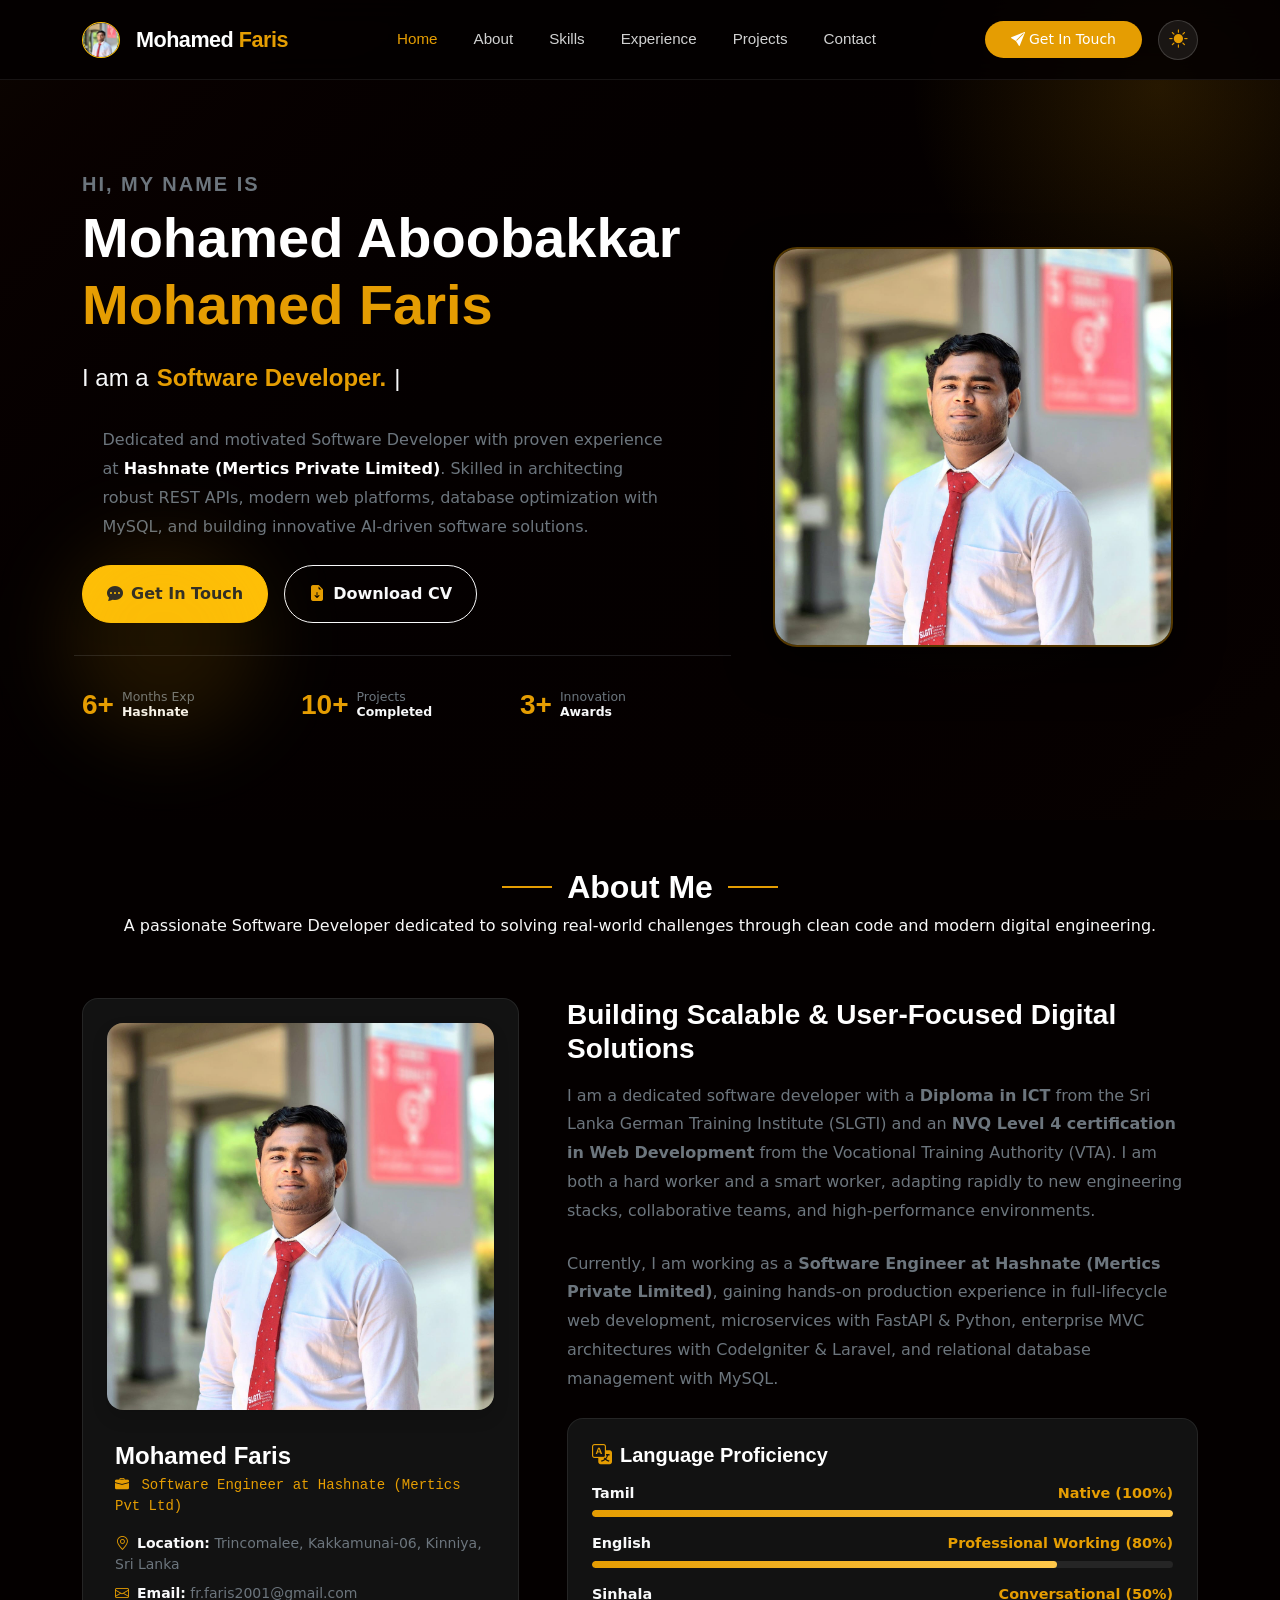
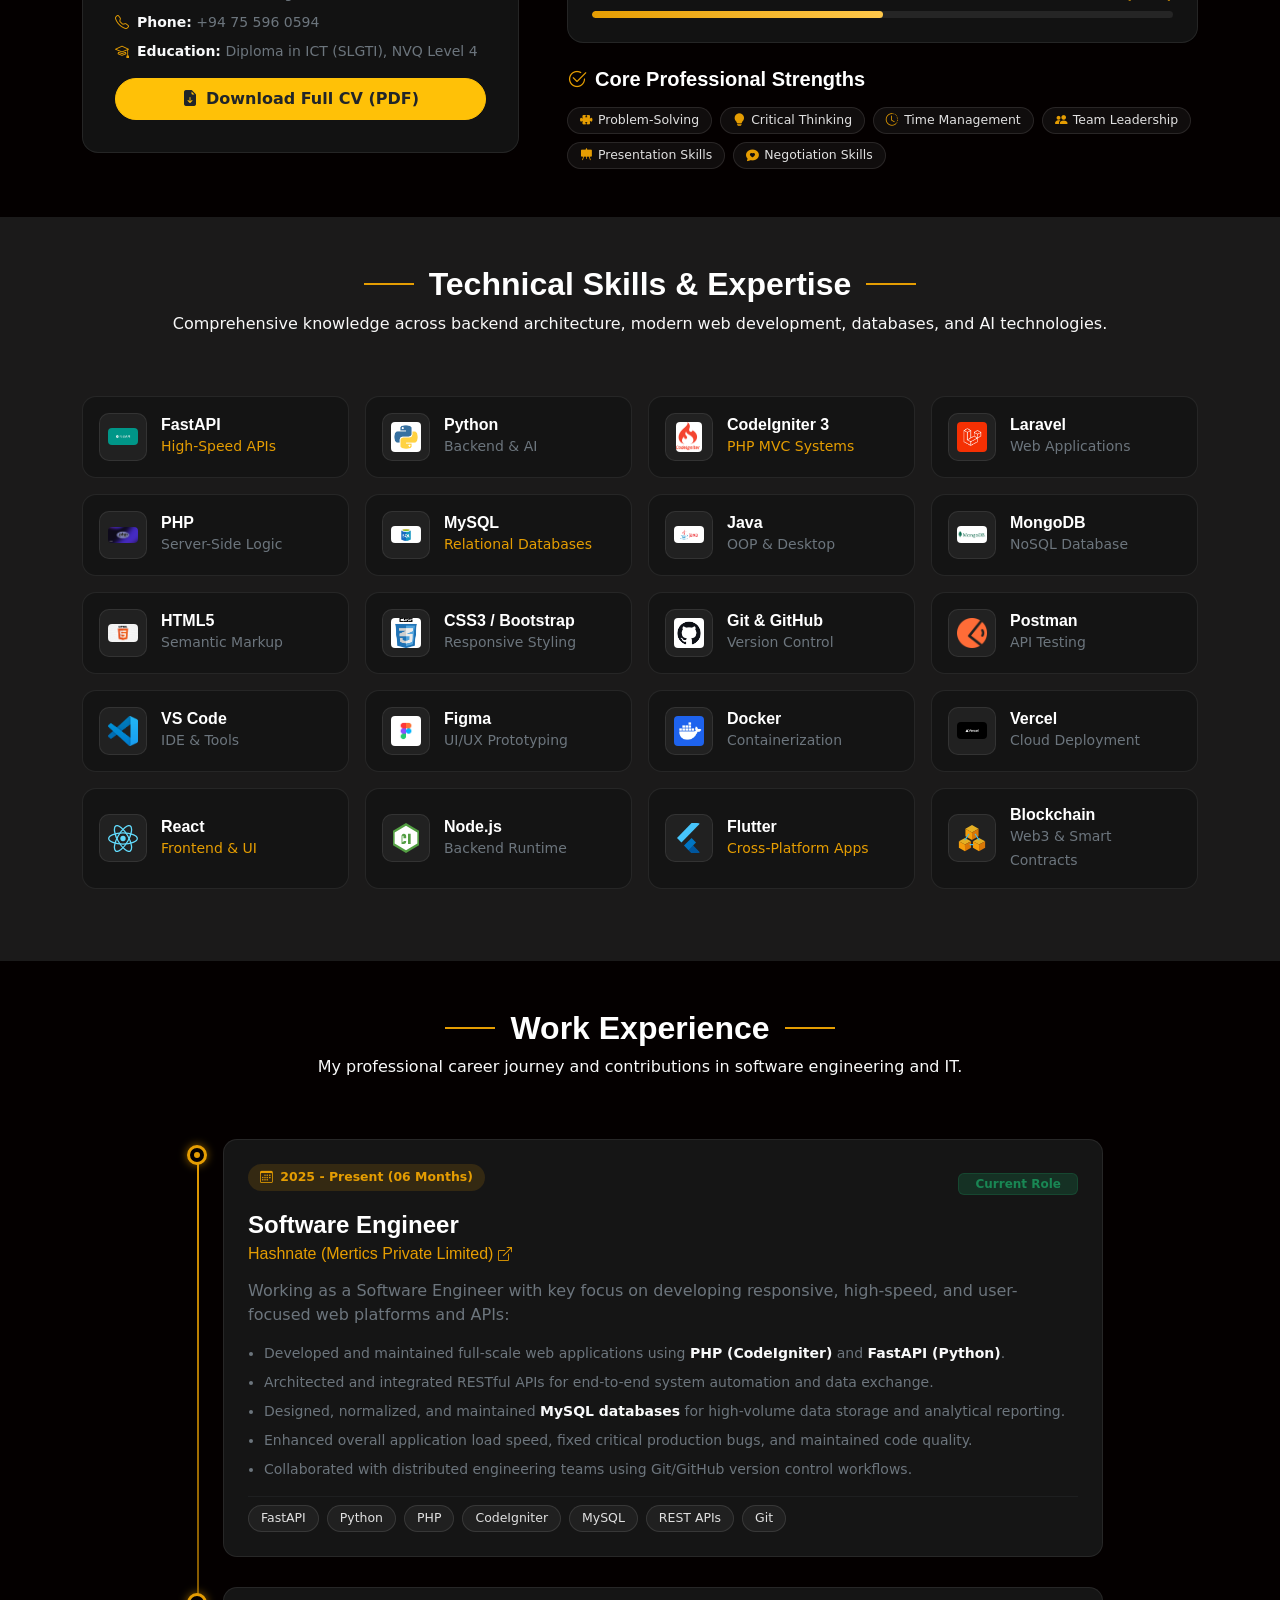
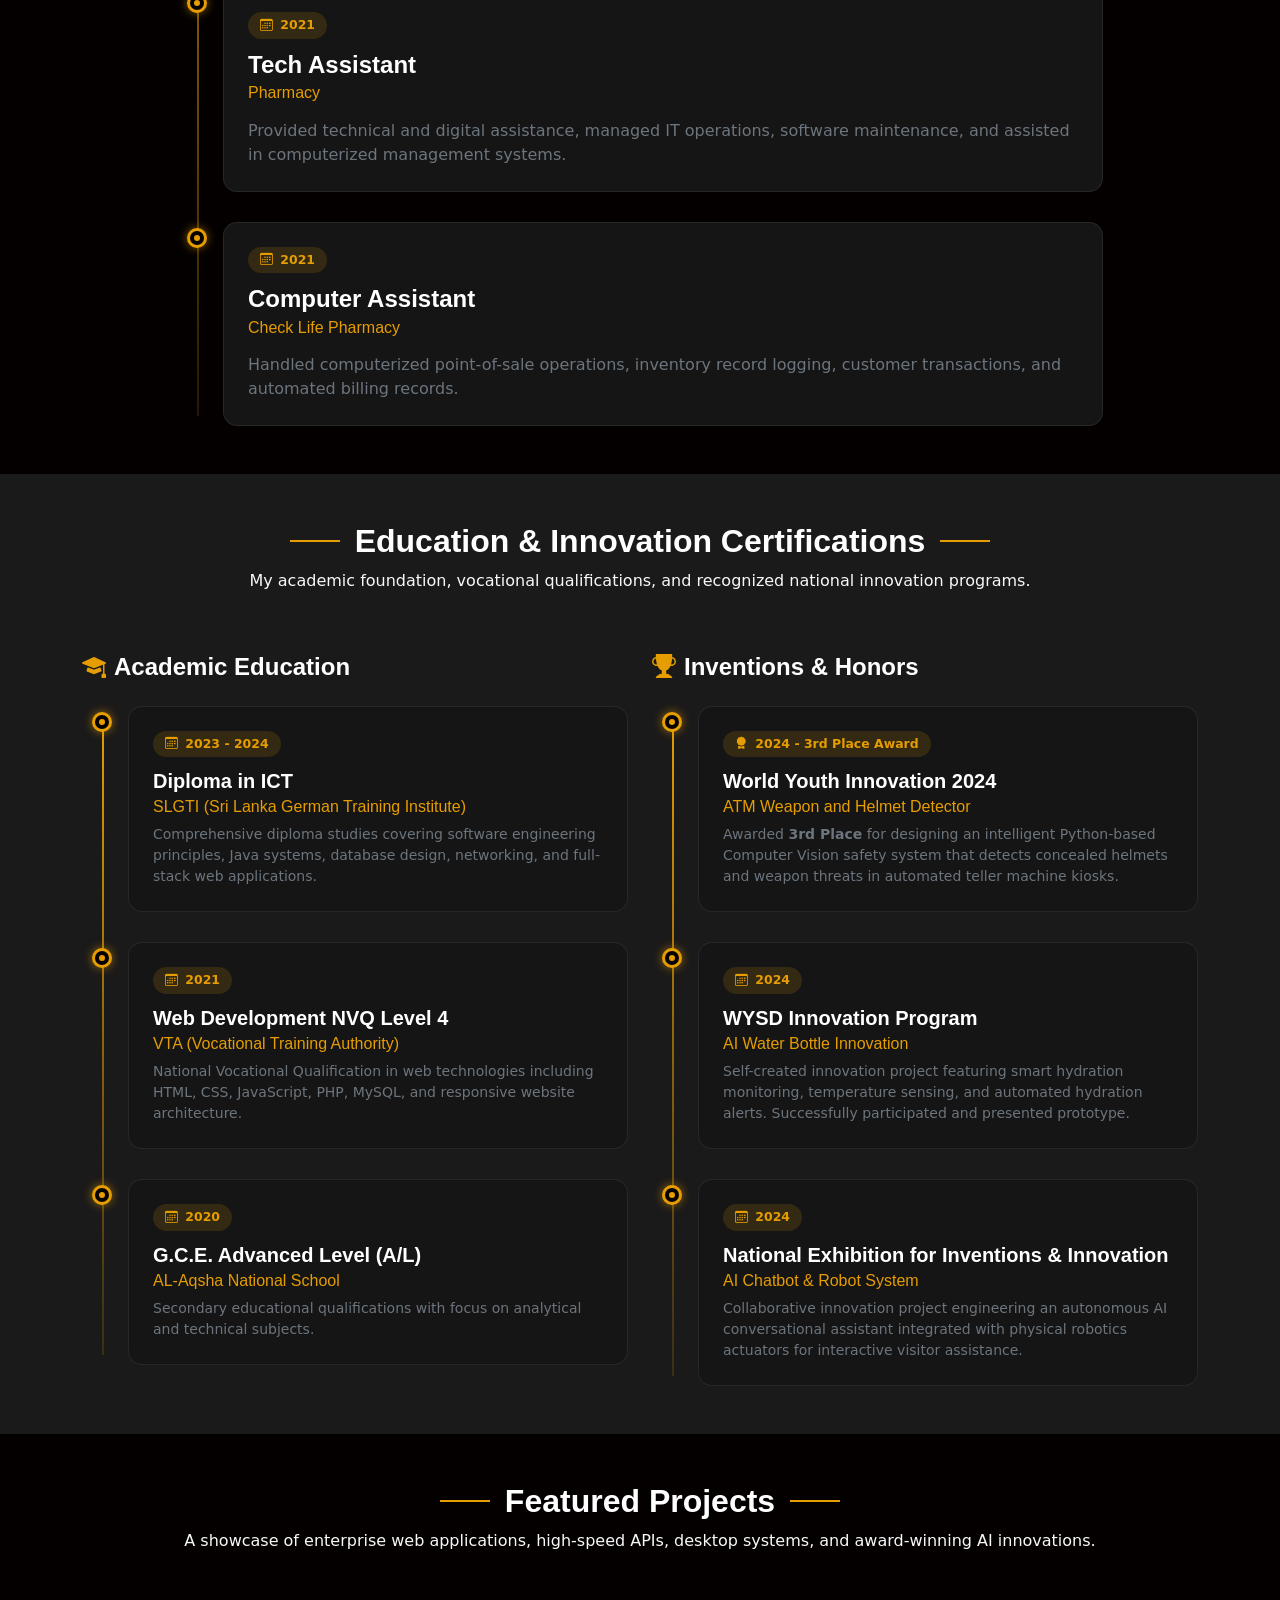
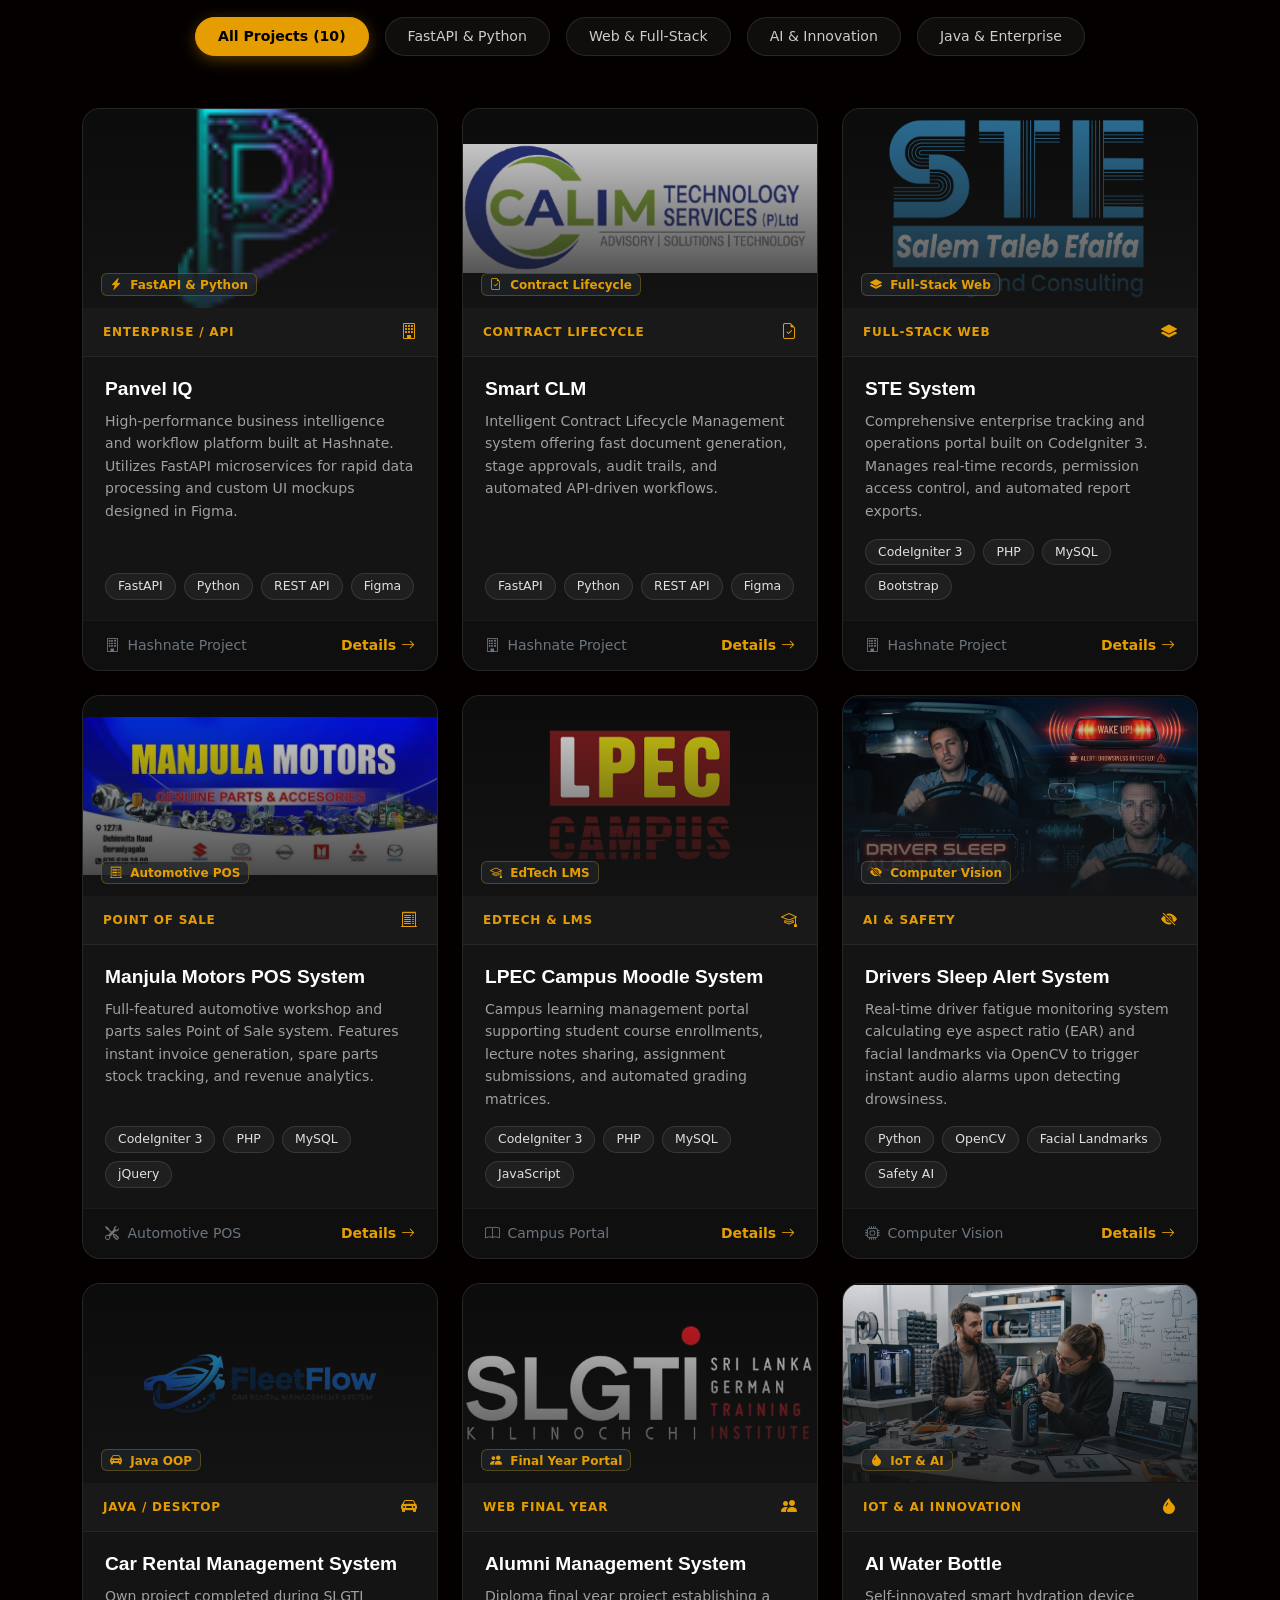
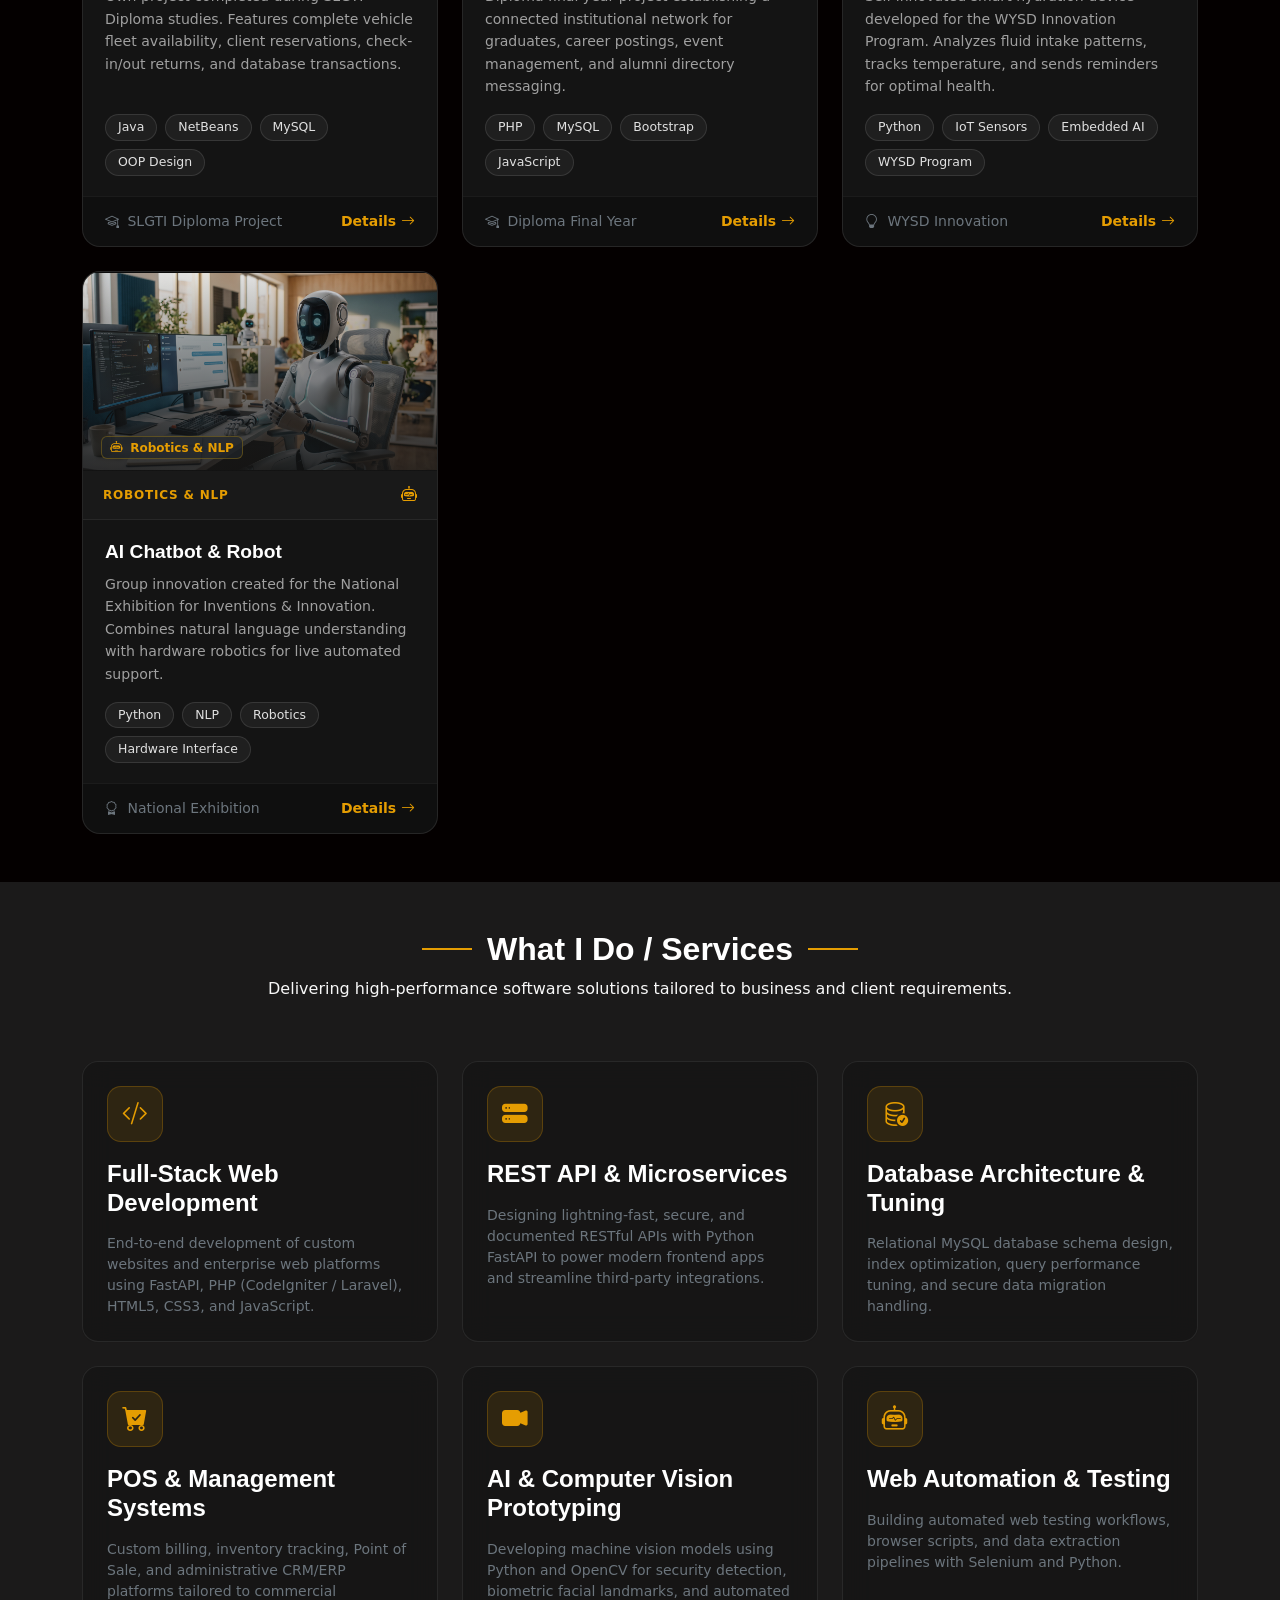
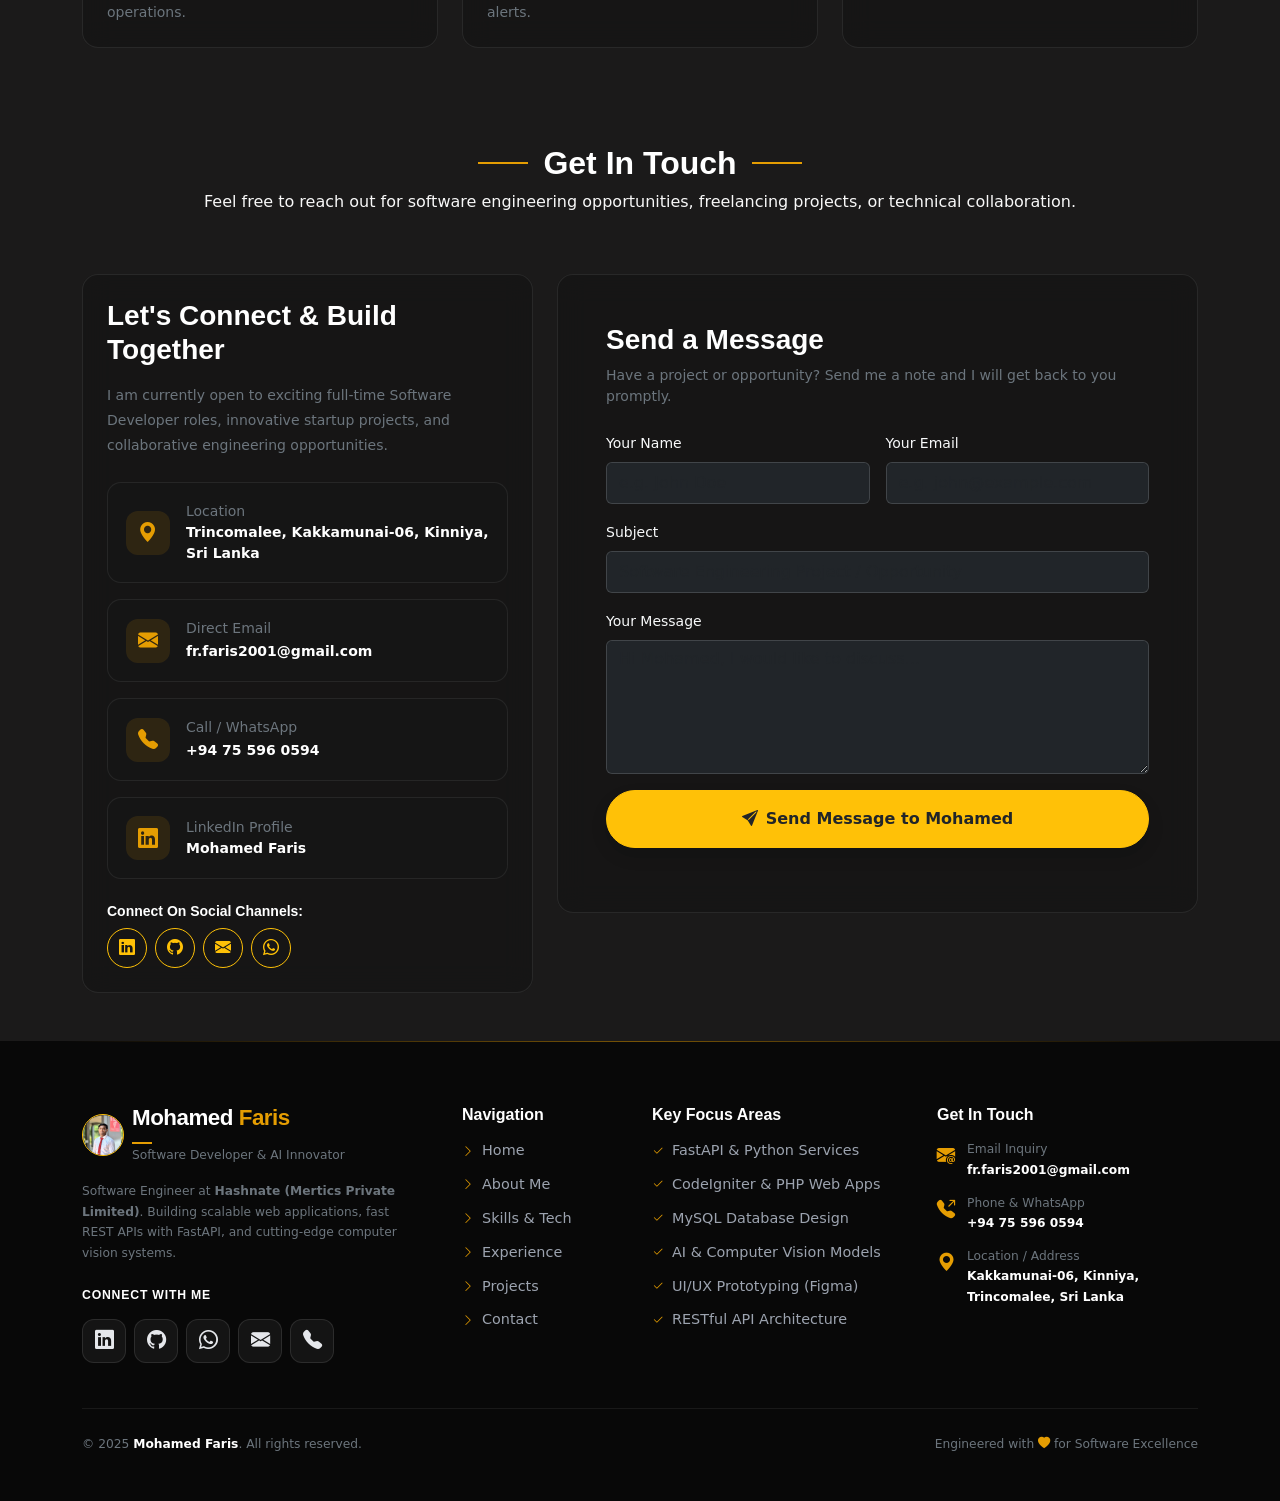
<file: index.html>
<!DOCTYPE html>
<html lang="en">

<head>
  <meta charset="utf-8">
  <meta content="width=device-width, initial-scale=1.0" name="viewport">
  <title>Mohamed Faris | Software Developer Portfolio</title>
  <meta name="description"
    content="Portfolio of Mohamed Aboobakkar Mohamed Faris - Software Developer at Hashnate (Mertics Private Limited), specializing in FastAPI, Python, PHP, CodeIgniter, Laravel, MySQL, REST APIs, and AI solutions.">
  <meta name="keywords"
    content="Mohamed Faris, Software Developer, Hashnate, FastAPI, Python, PHP, CodeIgniter, Laravel, MySQL, Web Developer, Sri Lanka">

  <!-- Favicons -->
  <link href="assets/img/favicon.png" rel="icon">
  <link href="assets/img/apple-touch-icon.png" rel="apple-touch-icon">

  <!-- Fonts -->
  <link href="https://fonts.googleapis.com" rel="preconnect">
  <link href="https://fonts.gstatic.com" rel="preconnect" crossorigin>
  <link
    href="https://fonts.googleapis.com/css2?family=Plus+Jakarta+Sans:ital,wght@0,300;0,400;0,500;0,600;0,700;0,800;1,400;1,600&family=Space+Grotesk:wght@400;500;600;700&family=Fira+Code:wght@400;500;600&display=swap"
    rel="stylesheet">

  <!-- Vendor CSS Files -->
  <link href="assets/vendor/bootstrap/css/bootstrap.min.css" rel="stylesheet">
  <link href="assets/vendor/bootstrap-icons/bootstrap-icons.css" rel="stylesheet">
  <link href="assets/vendor/aos/aos.css" rel="stylesheet">
  <link href="assets/vendor/glightbox/css/glightbox.min.css" rel="stylesheet">
  <link href="assets/vendor/swiper/swiper-bundle.min.css" rel="stylesheet">

  <!-- Main CSS File -->
  <link href="assets/css/main.css" rel="stylesheet">
  <!-- Custom Portfolio CSS -->
  <link href="assets/css/portfolio-custom.css" rel="stylesheet">
  <script>
    (function () {
      const savedTheme = localStorage.getItem('portfolio-theme');
      if (savedTheme === 'light') {
        document.documentElement.classList.add('light-mode');
      }
    })();
  </script>
</head>

<body class="index-page">

  <!-- Header -->
  <header id="header" class="header d-flex align-items-center fixed-top">
    <div class="container position-relative d-flex align-items-center justify-content-between">

      <a href="index.html" class="logo d-flex align-items-center text-decoration-none">
        <div class="d-flex align-items-center gap-2">
          <img src="assets/img/person/mohamed_faris.jpg" alt="Mohamed Faris"
            class="rounded-circle border border-warning"
            style="width: 38px; height: 38px; object-fit: cover; object-position: top center;">
          <div>
            <h1 class="brand-name mb-0" style="font-size: 1.35rem;">Mohamed <span class="text-accent">Faris</span></h1>
          </div>
        </div>
      </a>

      <nav id="navmenu" class="navmenu">
        <ul>
          <li
            class="d-xl-none d-flex align-items-center justify-content-between pb-3 mb-2 border-bottom border-secondary border-opacity-25">
            <div class="d-flex align-items-center gap-2">
              <img src="assets/img/person/mohamed_faris.jpg" alt="Mohamed Faris"
                class="rounded-circle border border-warning"
                style="width: 32px; height: 32px; object-fit: cover; object-position: top center;">
              <span class="fw-bold text-white fs-6">Mohamed <span class="text-accent">Faris</span></span>
            </div>
            <button type="button"
              class="btn-close-menu btn btn-sm btn-outline-secondary rounded-circle d-flex align-items-center justify-content-center"
              style="width: 32px; height: 32px; padding: 0;" aria-label="Close Navigation">
              <i class="bi bi-x-lg text-white"></i>
            </button>
          </li>
          <li><a href="#hero" class="active"><i class="bi bi-house-door me-2 d-xl-none"></i>Home</a></li>
          <li><a href="#about"><i class="bi bi-person me-2 d-xl-none"></i>About</a></li>
          <li><a href="#skills"><i class="bi bi-lightning-charge me-2 d-xl-none"></i>Skills</a></li>
          <li><a href="#experience"><i class="bi bi-briefcase me-2 d-xl-none"></i>Experience</a></li>
          <li><a href="#projects"><i class="bi bi-folder-check me-2 d-xl-none"></i>Projects</a></li>
          <li><a href="#contact"><i class="bi bi-envelope me-2 d-xl-none"></i>Contact</a></li>
          <li class="d-xl-none mt-3 pt-3 border-top border-secondary border-opacity-25 text-center">
            <a href="#contact"
              class="btn btn-warning text-dark fw-bold rounded-pill px-4 py-2 w-100 d-inline-flex justify-content-center align-items-center gap-2">
              <i class="bi bi-send-fill"></i> Get In Touch
            </a>
          </li>
        </ul>
      </nav>

      <div class="header-actions d-flex align-items-center gap-2">
        <a class="btn-getstarted d-none d-lg-inline-flex" href="#contact"><i class="bi bi-send-fill me-1"></i> Get In
          Touch</a>
        <button id="theme-toggle" class="theme-toggle-btn" aria-label="Toggle Light / Dark Mode"
          title="Toggle Light / Dark Mode">
          <i class="bi bi-sun-fill" id="theme-icon"></i>
        </button>
        <button class="mobile-nav-toggle d-xl-none" aria-label="Toggle Navigation" title="Toggle Navigation">
          <i class="bi bi-list"></i>
        </button>
      </div>

    </div>
  </header>

  <main class="main">

    <!-- Hero Section -->
    <section id="hero" class="hero section pt-5">
      <div class="container pt-4">
        <div class="row align-items-center gy-5">

          <!-- Hero Left Content -->
          <div class="col-lg-7 text-start" data-aos="fade-right" data-aos-delay="100">
            <h5 class="text-secondary text-uppercase fw-semibold mb-2" style="letter-spacing: 2px;">Hi, my name is</h5>
            <h1 class="display-4 fw-bold text-white mb-3">
              Mohamed Aboobakkar<br>
              <span class="text-accent">Mohamed Faris</span>
            </h1>

            <div class="hero-subtitle-container mb-4">
              <h3 class="h4 text-light mb-0 d-flex flex-wrap align-items-center gap-2">
                <span>I am a</span>
                <span class="typed text-accent fw-bold"
                  data-typed-items="Software Developer.,Full-Stack Web Developer.,FastAPI & Python Engineer.,PHP & CodeIgniter Specialist.,AI & Computer Vision Innovator."></span>
              </h3>
            </div>

            <p class="hero-description text-secondary fs-6 mb-4 pe-lg-4" style="line-height: 1.8;">
              Dedicated and motivated Software Developer with proven experience at <strong class="text-white">Hashnate
                (Mertics Private Limited)</strong>.
              Skilled in architecting robust REST APIs, modern web platforms, database optimization with MySQL, and
              building innovative AI-driven software solutions.
            </p>

            <div class="d-flex flex-wrap gap-3 mb-5">
              <a href="#contact"
                class="btn btn-warning px-4 py-3 fw-bold rounded-pill shadow d-flex align-items-center gap-2 text-dark">
                <i class="bi bi-chat-dots-fill"></i>
                <span>Get In Touch</span>
              </a>
              <a href="assets/docs/Mohamed_Faris_CV_v3.pdf" download="Mohamed_Faris_CV_v3.pdf"
                class="btn btn-outline-light px-4 py-3 fw-semibold rounded-pill d-flex align-items-center gap-2">
                <i class="bi bi-file-earmark-arrow-down-fill text-accent"></i>
                <span>Download CV</span>
              </a>
            </div>

            <!-- Quick Stats -->
            <div class="row g-3 pt-3 border-top border-secondary border-opacity-25">
              <div class="col-4">
                <div class="d-flex align-items-center gap-2">
                  <h3 class="fw-bold text-accent mb-0"><span data-purecounter-start="0" data-purecounter-end="6"
                      data-purecounter-duration="1" class="purecounter">0</span>+</h3>
                  <div class="small text-secondary" style="font-size: 0.78rem; line-height: 1.2;">Months Exp<br><strong
                      class="text-light">Hashnate</strong></div>
                </div>
              </div>
              <div class="col-4">
                <div class="d-flex align-items-center gap-2">
                  <h3 class="fw-bold text-accent mb-0"><span data-purecounter-start="0" data-purecounter-end="10"
                      data-purecounter-duration="1" class="purecounter">0</span>+</h3>
                  <div class="small text-secondary" style="font-size: 0.78rem; line-height: 1.2;">Projects<br><strong
                      class="text-light">Completed</strong></div>
                </div>
              </div>
              <div class="col-4">
                <div class="d-flex align-items-center gap-2">
                  <h3 class="fw-bold text-accent mb-0"><span data-purecounter-start="0" data-purecounter-end="3"
                      data-purecounter-duration="1" class="purecounter">0</span>+</h3>
                  <div class="small text-secondary" style="font-size: 0.78rem; line-height: 1.2;">Innovation<br><strong
                      class="text-light">Awards</strong></div>
                </div>
              </div>
            </div>

          </div>

          <!-- Hero Right Showcase -->
          <div class="col-lg-5 text-center" data-aos="fade-left" data-aos-delay="200">
            <div class="hero-profile-container">
              <div class="hero-glow-bg"></div>
              <img src="assets/img/person/mohamed_faris.jpg" alt="Mohamed Faris" class="hero-profile-img">
            </div>
          </div>

        </div>
      </div>
    </section><!-- /Hero Section -->

    <!-- About Section -->
    <section id="about" class="about section py-5">

      <div class="container section-title" data-aos="fade-up">
        <h2>About Me</h2>
        <p>A passionate Software Developer dedicated to solving real-world challenges through clean code and modern
          digital engineering.</p>
      </div>

      <div class="container" data-aos="fade-up" data-aos-delay="100">
        <div class="row align-items-start g-lg-5 g-4">

          <div class="col-lg-5" data-aos="fade-right" data-aos-delay="200">
            <div class="glass-card p-4 text-center position-relative">
              <img src="assets/img/about/mohamed_faris.jpg" class="img-fluid rounded-4 mb-4 shadow"
                alt="Mohamed Faris - About">
              <div class="p-2 text-start">
                <h4 class="fw-bold text-white mb-1">Mohamed Faris</h4>
                <p class="text-accent mb-3 font-monospace small"><i class="bi bi-briefcase-fill me-1"></i> Software
                  Engineer at Hashnate (Mertics Pvt Ltd)</p>

                <div class="d-flex flex-column gap-2 text-secondary small mb-3">
                  <div><strong class="text-light"><i class="bi bi-geo-alt text-accent me-2"></i>Location:</strong>
                    Trincomalee, Kakkamunai-06, Kinniya, Sri Lanka</div>
                  <div><strong class="text-light"><i class="bi bi-envelope text-accent me-2"></i>Email:</strong>
                    fr.faris2001@gmail.com</div>
                  <div><strong class="text-light"><i class="bi bi-telephone text-accent me-2"></i>Phone:</strong> +94 75
                    596 0594</div>
                  <div><strong class="text-light"><i class="bi bi-mortarboard text-accent me-2"></i>Education:</strong>
                    Diploma in ICT (SLGTI), NVQ Level 4</div>
                </div>

                <a href="assets/docs/Mohamed_Faris_CV_v3.pdf" download="Mohamed_Faris_CV_v3.pdf"
                  class="btn btn-warning text-dark fw-bold rounded-pill w-100 py-2 d-flex align-items-center justify-content-center gap-2">
                  <i class="bi bi-file-earmark-arrow-down-fill"></i>
                  <span>Download Full CV (PDF)</span>
                </a>
              </div>
            </div>
          </div>

          <div class="col-lg-7" data-aos="fade-left" data-aos-delay="300">
            <div class="content">
              <h3 class="fw-bold text-white mb-3">Building Scalable & User-Focused Digital Solutions</h3>
              <p class="text-secondary fs-6 mb-4" style="line-height: 1.8;">
                I am a dedicated software developer with a <strong>Diploma in ICT</strong> from the Sri Lanka German
                Training Institute (SLGTI) and an <strong>NVQ Level 4 certification in Web Development</strong> from the
                Vocational Training Authority (VTA).
                I am both a hard worker and a smart worker, adapting rapidly to new engineering stacks, collaborative
                teams, and high-performance environments.
              </p>
              <p class="text-secondary fs-6 mb-4" style="line-height: 1.8;">
                Currently, I am working as a <strong>Software Engineer at Hashnate (Mertics Private Limited)</strong>,
                gaining hands-on production experience in full-lifecycle web development, microservices with FastAPI &
                Python, enterprise MVC architectures with CodeIgniter & Laravel, and relational database management with
                MySQL.
              </p>

              <!-- Language Competencies -->
              <div class="glass-card p-4 mb-4">
                <h5 class="fw-bold text-white mb-3"><i class="bi bi-translate text-accent me-2"></i>Language Proficiency
                </h5>

                <div class="lang-item">
                  <div class="lang-label">
                    <span class="text-light">Tamil</span>
                    <span class="text-accent">Native (100%)</span>
                  </div>
                  <div class="lang-bar">
                    <div class="lang-progress" style="width: 100%;"></div>
                  </div>
                </div>

                <div class="lang-item">
                  <div class="lang-label">
                    <span class="text-light">English</span>
                    <span class="text-accent">Professional Working (80%)</span>
                  </div>
                  <div class="lang-bar">
                    <div class="lang-progress" style="width: 80%;"></div>
                  </div>
                </div>

                <div class="lang-item mb-0">
                  <div class="lang-label">
                    <span class="text-light">Sinhala</span>
                    <span class="text-accent">Conversational (50%)</span>
                  </div>
                  <div class="lang-bar">
                    <div class="lang-progress" style="width: 50%;"></div>
                  </div>
                </div>
              </div>

              <!-- Professional Strengths -->
              <div>
                <h5 class="fw-bold text-white mb-3"><i class="bi bi-check2-circle text-accent me-2"></i>Core
                  Professional Strengths</h5>
                <div class="d-flex flex-wrap gap-2">
                  <span class="tech-pill"><i class="bi bi-puzzle-fill text-accent"></i> Problem-Solving</span>
                  <span class="tech-pill"><i class="bi bi-lightbulb-fill text-accent"></i> Critical Thinking</span>
                  <span class="tech-pill"><i class="bi bi-clock-history text-accent"></i> Time Management</span>
                  <span class="tech-pill"><i class="bi bi-people-fill text-accent"></i> Team Leadership</span>
                  <span class="tech-pill"><i class="bi bi-easel-fill text-accent"></i> Presentation Skills</span>
                  <span class="tech-pill"><i class="bi bi-chat-heart-fill text-accent"></i> Negotiation Skills</span>
                </div>
              </div>

            </div>
          </div>

        </div>
      </div>

    </section><!-- /About Section -->

    <!-- Skills Section -->
    <section id="skills" class="features section light-background py-5">

      <div class="container section-title" data-aos="fade-up">
        <h2>Technical Skills & Expertise</h2>
        <p>Comprehensive knowledge across backend architecture, modern web development, databases, and AI technologies.
        </p>
      </div>

      <div class="container" data-aos="fade-up" data-aos-delay="100">

        <!-- Skills Grid with Official Badges/Icons -->
        <div class="row g-3 mb-4">

          <div class="col-6 col-md-4 col-lg-3" data-aos="fade-up" data-aos-delay="100">
            <div class="skill-box-card">
              <div class="skill-logo-wrapper">
                <img src="assets/img/skills/fastapi.png" alt="FastAPI" class="skill-logo-img">
              </div>
              <div>
                <h6 class="fw-bold text-white mb-0">FastAPI</h6>
                <span class="text-accent small">High-Speed APIs</span>
              </div>
            </div>
          </div>

          <div class="col-6 col-md-4 col-lg-3" data-aos="fade-up" data-aos-delay="120">
            <div class="skill-box-card">
              <div class="skill-logo-wrapper">
                <img src="assets/img/skills/Pythonzz.png" alt="Python" class="skill-logo-img">
              </div>
              <div>
                <h6 class="fw-bold text-white mb-0">Python</h6>
                <span class="text-secondary small">Backend & AI</span>
              </div>
            </div>
          </div>

          <div class="col-6 col-md-4 col-lg-3" data-aos="fade-up" data-aos-delay="140">
            <div class="skill-box-card">
              <div class="skill-logo-wrapper">
                <img src="assets/img/skills/codeigniter.png" alt="CodeIgniter" class="skill-logo-img">
              </div>
              <div>
                <h6 class="fw-bold text-white mb-0">CodeIgniter 3</h6>
                <span class="text-accent small">PHP MVC Systems</span>
              </div>
            </div>
          </div>

          <div class="col-6 col-md-4 col-lg-3" data-aos="fade-up" data-aos-delay="160">
            <div class="skill-box-card">
              <div class="skill-logo-wrapper">
                <img src="assets/img/skills/laravel.png" alt="Laravel" class="skill-logo-img">
              </div>
              <div>
                <h6 class="fw-bold text-white mb-0">Laravel</h6>
                <span class="text-secondary small">Web Applications</span>
              </div>
            </div>
          </div>

          <div class="col-6 col-md-4 col-lg-3" data-aos="fade-up" data-aos-delay="180">
            <div class="skill-box-card">
              <div class="skill-logo-wrapper">
                <img src="assets/img/skills/PHP_Feature-Image-1024x536.jpg" alt="PHP" class="skill-logo-img">
              </div>
              <div>
                <h6 class="fw-bold text-white mb-0">PHP</h6>
                <span class="text-secondary small">Server-Side Logic</span>
              </div>
            </div>
          </div>

          <div class="col-6 col-md-4 col-lg-3" data-aos="fade-up" data-aos-delay="200">
            <div class="skill-box-card">
              <div class="skill-logo-wrapper">
                <img src="assets/img/skills/SQL.webp" alt="MySQL" class="skill-logo-img">
              </div>
              <div>
                <h6 class="fw-bold text-white mb-0">MySQL</h6>
                <span class="text-accent small">Relational Databases</span>
              </div>
            </div>
          </div>

          <div class="col-6 col-md-4 col-lg-3" data-aos="fade-up" data-aos-delay="220">
            <div class="skill-box-card">
              <div class="skill-logo-wrapper">
                <img src="assets/img/skills/Java.png" alt="Java" class="skill-logo-img">
              </div>
              <div>
                <h6 class="fw-bold text-white mb-0">Java</h6>
                <span class="text-secondary small">OOP & Desktop</span>
              </div>
            </div>
          </div>

          <div class="col-6 col-md-4 col-lg-3" data-aos="fade-up" data-aos-delay="240">
            <div class="skill-box-card">
              <div class="skill-logo-wrapper">
                <img src="assets/img/skills/MongoDB.png" alt="MongoDB" class="skill-logo-img">
              </div>
              <div>
                <h6 class="fw-bold text-white mb-0">MongoDB</h6>
                <span class="text-secondary small">NoSQL Database</span>
              </div>
            </div>
          </div>

          <div class="col-6 col-md-4 col-lg-3" data-aos="fade-up" data-aos-delay="260">
            <div class="skill-box-card">
              <div class="skill-logo-wrapper">
                <img src="assets/img/skills/html5-wow-image-w3c.jpg" alt="HTML5" class="skill-logo-img">
              </div>
              <div>
                <h6 class="fw-bold text-white mb-0">HTML5</h6>
                <span class="text-secondary small">Semantic Markup</span>
              </div>
            </div>
          </div>

          <div class="col-6 col-md-4 col-lg-3" data-aos="fade-up" data-aos-delay="280">
            <div class="skill-box-card">
              <div class="skill-logo-wrapper">
                <img src="assets/img/skills/CSS3.png" alt="CSS3" class="skill-logo-img">
              </div>
              <div>
                <h6 class="fw-bold text-white mb-0">CSS3 / Bootstrap</h6>
                <span class="text-secondary small">Responsive Styling</span>
              </div>
            </div>
          </div>

          <div class="col-6 col-md-4 col-lg-3" data-aos="fade-up" data-aos-delay="300">
            <div class="skill-box-card">
              <div class="skill-logo-wrapper">
                <img src="assets/img/skills/github.jpg" alt="Git & GitHub" class="skill-logo-img">
              </div>
              <div>
                <h6 class="fw-bold text-white mb-0">Git & GitHub</h6>
                <span class="text-secondary small">Version Control</span>
              </div>
            </div>
          </div>

          <div class="col-6 col-md-4 col-lg-3" data-aos="fade-up" data-aos-delay="320">
            <div class="skill-box-card">
              <div class="skill-logo-wrapper">
                <img src="assets/img/skills/Postman.png" alt="Postman" class="skill-logo-img">
              </div>
              <div>
                <h6 class="fw-bold text-white mb-0">Postman</h6>
                <span class="text-secondary small">API Testing</span>
              </div>
            </div>
          </div>

          <div class="col-6 col-md-4 col-lg-3" data-aos="fade-up" data-aos-delay="340">
            <div class="skill-box-card">
              <div class="skill-logo-wrapper">
                <img src="assets/img/skills/Visual_Studio_Code_1.35_icon.svg.png" alt="VS Code" class="skill-logo-img">
              </div>
              <div>
                <h6 class="fw-bold text-white mb-0">VS Code</h6>
                <span class="text-secondary small">IDE & Tools</span>
              </div>
            </div>
          </div>

          <div class="col-6 col-md-4 col-lg-3" data-aos="fade-up" data-aos-delay="360">
            <div class="skill-box-card">
              <div class="skill-logo-wrapper">
                <img src="assets/img/skills/Figma.avif" alt="Figma" class="skill-logo-img">
              </div>
              <div>
                <h6 class="fw-bold text-white mb-0">Figma</h6>
                <span class="text-secondary small">UI/UX Prototyping</span>
              </div>
            </div>
          </div>

          <div class="col-6 col-md-4 col-lg-3" data-aos="fade-up" data-aos-delay="380">
            <div class="skill-box-card">
              <div class="skill-logo-wrapper">
                <img src="assets/img/skills/Docker.jpg" alt="Docker" class="skill-logo-img">
              </div>
              <div>
                <h6 class="fw-bold text-white mb-0">Docker</h6>
                <span class="text-secondary small">Containerization</span>
              </div>
            </div>
          </div>

          <div class="col-6 col-md-4 col-lg-3" data-aos="fade-up" data-aos-delay="400">
            <div class="skill-box-card">
              <div class="skill-logo-wrapper">
                <img src="assets/img/skills/vercel0.avif" alt="Vercel" class="skill-logo-img">
              </div>
              <div>
                <h6 class="fw-bold text-white mb-0">Vercel</h6>
                <span class="text-secondary small">Cloud Deployment</span>
              </div>
            </div>
          </div>

          <div class="col-6 col-md-4 col-lg-3" data-aos="fade-up" data-aos-delay="420">
            <div class="skill-box-card">
              <div class="skill-logo-wrapper">
                <img src="assets/img/skills/react.svg" alt="React" class="skill-logo-img">
              </div>
              <div>
                <h6 class="fw-bold text-white mb-0">React</h6>
                <span class="text-accent small">Frontend & UI</span>
              </div>
            </div>
          </div>

          <div class="col-6 col-md-4 col-lg-3" data-aos="fade-up" data-aos-delay="440">
            <div class="skill-box-card">
              <div class="skill-logo-wrapper">
                <img src="assets/img/skills/nodejs.svg" alt="Node.js" class="skill-logo-img">
              </div>
              <div>
                <h6 class="fw-bold text-white mb-0">Node.js</h6>
                <span class="text-secondary small">Backend Runtime</span>
              </div>
            </div>
          </div>

          <div class="col-6 col-md-4 col-lg-3" data-aos="fade-up" data-aos-delay="460">
            <div class="skill-box-card">
              <div class="skill-logo-wrapper">
                <img src="assets/img/skills/flutter.svg" alt="Flutter" class="skill-logo-img">
              </div>
              <div>
                <h6 class="fw-bold text-white mb-0">Flutter</h6>
                <span class="text-accent small">Cross-Platform Apps</span>
              </div>
            </div>
          </div>

          <div class="col-6 col-md-4 col-lg-3" data-aos="fade-up" data-aos-delay="480">
            <div class="skill-box-card">
              <div class="skill-logo-wrapper">
                <img src="assets/img/skills/blockchain.svg" alt="Blockchain" class="skill-logo-img">
              </div>
              <div>
                <h6 class="fw-bold text-white mb-0">Blockchain</h6>
                <span class="text-secondary small">Web3 & Smart Contracts</span>
              </div>
            </div>
          </div>

        </div>

      </div>

    </section><!-- /Skills Section -->

    <!-- Experience Section -->
    <section id="experience" class="section py-5">

      <div class="container section-title" data-aos="fade-up">
        <h2>Work Experience</h2>
        <p>My professional career journey and contributions in software engineering and IT.</p>
      </div>

      <div class="container" data-aos="fade-up" data-aos-delay="100">

        <div class="row justify-content-center">
          <div class="col-lg-10">

            <div class="timeline-track">

              <!-- Exp 1: Hashnate -->
              <div class="timeline-item" data-aos="fade-up" data-aos-delay="150">
                <div class="timeline-marker"></div>
                <div class="timeline-card">
                  <div class="d-flex flex-wrap justify-content-between align-items-center mb-2">
                    <span class="timeline-date-badge"><i class="bi bi-calendar3 me-1"></i> 2025 - Present (06
                      Months)</span>
                    <span
                      class="badge bg-success bg-opacity-25 text-success border border-success border-opacity-25 px-3 py-1">Current
                      Role</span>
                  </div>
                  <h4 class="fw-bold text-white mb-1">Software Engineer</h4>
                  <h6 class="text-accent mb-3"><a href="https://hashnate.com/" target="_blank"
                      class="text-accent text-decoration-none">Hashnate (Mertics Private Limited) <i
                        class="bi bi-box-arrow-up-right small"></i></a></h6>
                  <p class="text-secondary mb-3">
                    Working as a Software Engineer with key focus on developing responsive, high-speed, and user-focused
                    web platforms and APIs:
                  </p>
                  <ul class="text-secondary small ps-3 mb-3 d-flex flex-column gap-2">
                    <li>Developed and maintained full-scale web applications using <strong class="text-light">PHP
                        (CodeIgniter)</strong> and <strong class="text-light">FastAPI (Python)</strong>.</li>
                    <li>Architected and integrated RESTful APIs for end-to-end system automation and data exchange.</li>
                    <li>Designed, normalized, and maintained <strong class="text-light">MySQL databases</strong> for
                      high-volume data storage and analytical reporting.</li>
                    <li>Enhanced overall application load speed, fixed critical production bugs, and maintained code
                      quality.</li>
                    <li>Collaborated with distributed engineering teams using Git/GitHub version control workflows.</li>
                  </ul>
                  <div class="d-flex flex-wrap gap-2 pt-2 border-top border-secondary border-opacity-10">
                    <span class="tech-pill">FastAPI</span>
                    <span class="tech-pill">Python</span>
                    <span class="tech-pill">PHP</span>
                    <span class="tech-pill">CodeIgniter</span>
                    <span class="tech-pill">MySQL</span>
                    <span class="tech-pill">REST APIs</span>
                    <span class="tech-pill">Git</span>
                  </div>
                </div>
              </div>

              <!-- Exp 2: Tech Assistant -->
              <div class="timeline-item" data-aos="fade-up" data-aos-delay="250">
                <div class="timeline-marker"></div>
                <div class="timeline-card">
                  <span class="timeline-date-badge"><i class="bi bi-calendar3 me-1"></i> 2021</span>
                  <h4 class="fw-bold text-white mb-1">Tech Assistant</h4>
                  <h6 class="text-accent mb-3">Pharmacy</h6>
                  <p class="text-secondary mb-0">
                    Provided technical and digital assistance, managed IT operations, software maintenance, and assisted
                    in computerized management systems.
                  </p>
                </div>
              </div>

              <!-- Exp 3: Computer Assistant -->
              <div class="timeline-item" data-aos="fade-up" data-aos-delay="350">
                <div class="timeline-marker"></div>
                <div class="timeline-card">
                  <span class="timeline-date-badge"><i class="bi bi-calendar3 me-1"></i> 2021</span>
                  <h4 class="fw-bold text-white mb-1">Computer Assistant</h4>
                  <h6 class="text-accent mb-3">Check Life Pharmacy</h6>
                  <p class="text-secondary mb-0">
                    Handled computerized point-of-sale operations, inventory record logging, customer transactions, and
                    automated billing records.
                  </p>
                </div>
              </div>

            </div>

          </div>
        </div>

      </div>

    </section><!-- /Experience Section -->

    <!-- Education & Certifications Section -->
    <section id="education" class="section light-background py-5">

      <div class="container section-title" data-aos="fade-up">
        <h2>Education & Innovation Certifications</h2>
        <p>My academic foundation, vocational qualifications, and recognized national innovation programs.</p>
      </div>

      <div class="container" data-aos="fade-up" data-aos-delay="100">

        <div class="row g-4">

          <!-- Education Column -->
          <div class="col-lg-6" data-aos="fade-right" data-aos-delay="200">
            <h4 class="fw-bold text-white mb-4 d-flex align-items-center gap-2">
              <i class="bi bi-mortarboard-fill text-accent"></i>
              <span>Academic Education</span>
            </h4>

            <div class="timeline-track">

              <div class="timeline-item">
                <div class="timeline-marker"></div>
                <div class="timeline-card">
                  <span class="timeline-date-badge"><i class="bi bi-calendar3 me-1"></i> 2023 - 2024</span>
                  <h5 class="fw-bold text-white mb-1">Diploma in ICT</h5>
                  <h6 class="text-accent mb-2">SLGTI (Sri Lanka German Training Institute)</h6>
                  <p class="text-secondary small mb-0">
                    Comprehensive diploma studies covering software engineering principles, Java systems, database
                    design, networking, and full-stack web applications.
                  </p>
                </div>
              </div>

              <div class="timeline-item">
                <div class="timeline-marker"></div>
                <div class="timeline-card">
                  <span class="timeline-date-badge"><i class="bi bi-calendar3 me-1"></i> 2021</span>
                  <h5 class="fw-bold text-white mb-1">Web Development NVQ Level 4</h5>
                  <h6 class="text-accent mb-2">VTA (Vocational Training Authority)</h6>
                  <p class="text-secondary small mb-0">
                    National Vocational Qualification in web technologies including HTML, CSS, JavaScript, PHP, MySQL,
                    and responsive website architecture.
                  </p>
                </div>
              </div>

              <div class="timeline-item">
                <div class="timeline-marker"></div>
                <div class="timeline-card">
                  <span class="timeline-date-badge"><i class="bi bi-calendar3 me-1"></i> 2020</span>
                  <h5 class="fw-bold text-white mb-1">G.C.E. Advanced Level (A/L)</h5>
                  <h6 class="text-accent mb-2">AL-Aqsha National School</h6>
                  <p class="text-secondary small mb-0">
                    Secondary educational qualifications with focus on analytical and technical subjects.
                  </p>
                </div>
              </div>

            </div>
          </div>

          <!-- Certifications & Awards Column -->
          <div class="col-lg-6" data-aos="fade-left" data-aos-delay="300">
            <h4 class="fw-bold text-white mb-4 d-flex align-items-center gap-2">
              <i class="bi bi-trophy-fill text-accent"></i>
              <span>Inventions & Honors</span>
            </h4>

            <div class="timeline-track">

              <div class="timeline-item">
                <div class="timeline-marker"></div>
                <div class="timeline-card">
                  <span class="timeline-date-badge"><i class="bi bi-award-fill me-1"></i> 2024 - 3rd Place Award</span>
                  <h5 class="fw-bold text-white mb-1">World Youth Innovation 2024</h5>
                  <h6 class="text-accent mb-2">ATM Weapon and Helmet Detector</h6>
                  <p class="text-secondary small mb-0">
                    Awarded <strong>3rd Place</strong> for designing an intelligent Python-based Computer Vision safety
                    system that detects concealed helmets and weapon threats in automated teller machine kiosks.
                  </p>
                </div>
              </div>

              <div class="timeline-item">
                <div class="timeline-marker"></div>
                <div class="timeline-card">
                  <span class="timeline-date-badge"><i class="bi bi-calendar3 me-1"></i> 2024</span>
                  <h5 class="fw-bold text-white mb-1">WYSD Innovation Program</h5>
                  <h6 class="text-accent mb-2">AI Water Bottle Innovation</h6>
                  <p class="text-secondary small mb-0">
                    Self-created innovation project featuring smart hydration monitoring, temperature sensing, and
                    automated hydration alerts. Successfully participated and presented prototype.
                  </p>
                </div>
              </div>

              <div class="timeline-item">
                <div class="timeline-marker"></div>
                <div class="timeline-card">
                  <span class="timeline-date-badge"><i class="bi bi-calendar3 me-1"></i> 2024</span>
                  <h5 class="fw-bold text-white mb-1">National Exhibition for Inventions & Innovation</h5>
                  <h6 class="text-accent mb-2">AI Chatbot & Robot System</h6>
                  <p class="text-secondary small mb-0">
                    Collaborative innovation project engineering an autonomous AI conversational assistant integrated
                    with physical robotics actuators for interactive visitor assistance.
                  </p>
                </div>
              </div>

            </div>
          </div>

        </div>

      </div>

    </section><!-- /Education & Certifications Section -->

    <!-- Projects Section -->
    <section id="projects" class="section py-5">

      <div class="container section-title" data-aos="fade-up">
        <h2>Featured Projects</h2>
        <p>A showcase of enterprise web applications, high-speed APIs, desktop systems, and award-winning AI
          innovations.</p>
      </div>

      <div class="container" data-aos="fade-up" data-aos-delay="100">

        <!-- Project Filter Buttons -->
        <div class="d-flex flex-wrap justify-content-center gap-2 mb-5">
          <button class="project-filter-btn active" data-filter="all">All Projects (10)</button>
          <button class="project-filter-btn" data-filter="fastapi">FastAPI & Python</button>
          <button class="project-filter-btn" data-filter="web">Web & Full-Stack</button>
          <button class="project-filter-btn" data-filter="ai">AI & Innovation</button>
          <button class="project-filter-btn" data-filter="enterprise">Java & Enterprise</button>
        </div>

        <!-- Project Grid -->
        <div class="row g-4" id="project-items-grid">

          <!-- Project 1: Panvel IQ -->
          <div class="col-lg-4 col-md-6 project-item" data-category="fastapi" data-aos="fade-up" data-aos-delay="100">
            <div class="project-card">
              <div class="project-thumb-wrapper">
                <img src="assets/img/projects/panvel_iq.png" alt="Panvel IQ Dashboard" class="project-thumb-img"
                  loading="lazy">
                <div class="project-thumb-overlay">
                  <span
                    class="badge bg-dark bg-opacity-75 text-accent border border-warning border-opacity-25 px-2 py-1 small">
                    <i class="bi bi-lightning-charge-fill me-1"></i> FastAPI & Python
                  </span>
                </div>
              </div>
              <div class="project-header-bar">
                <span class="project-category-tag">Enterprise / API</span>
                <i class="bi bi-building text-accent"></i>
              </div>
              <div class="project-body">
                <h4 class="project-title">Panvel IQ</h4>
                <p class="project-desc">
                  High-performance business intelligence and workflow platform built at Hashnate. Utilizes FastAPI
                  microservices for rapid data processing and custom UI mockups designed in Figma.
                </p>
                <div class="d-flex flex-wrap gap-2 mt-auto">
                  <span class="tech-pill">FastAPI</span>
                  <span class="tech-pill">Python</span>
                  <span class="tech-pill">REST API</span>
                  <span class="tech-pill">Figma</span>
                </div>
              </div>
              <div class="project-footer">
                <span class="small text-secondary"><i class="bi bi-building me-1"></i> Hashnate Project</span>
                <a href="#contact" class="text-accent text-decoration-none small fw-bold">Details <i
                    class="bi bi-arrow-right"></i></a>
              </div>
            </div>
          </div>

          <!-- Project 2: Smart CLM -->
          <div class="col-lg-4 col-md-6 project-item" data-category="fastapi enterprise" data-aos="fade-up"
            data-aos-delay="150">
            <div class="project-card">
              <div class="project-thumb-wrapper">
                <img src="assets/img/projects/smart_clm.png" alt="Smart CLM Platform" class="project-thumb-img"
                  loading="lazy">
                <div class="project-thumb-overlay">
                  <span
                    class="badge bg-dark bg-opacity-75 text-accent border border-warning border-opacity-25 px-2 py-1 small">
                    <i class="bi bi-file-earmark-check me-1"></i> Contract Lifecycle
                  </span>
                </div>
              </div>
              <div class="project-header-bar">
                <span class="project-category-tag">Contract Lifecycle</span>
                <i class="bi bi-file-earmark-check text-accent"></i>
              </div>
              <div class="project-body">
                <h4 class="project-title">Smart CLM</h4>
                <p class="project-desc">
                  Intelligent Contract Lifecycle Management system offering fast document generation, stage approvals,
                  audit trails, and automated API-driven workflows.
                </p>
                <div class="d-flex flex-wrap gap-2 mt-auto">
                  <span class="tech-pill">FastAPI</span>
                  <span class="tech-pill">Python</span>
                  <span class="tech-pill">REST API</span>
                  <span class="tech-pill">Figma</span>
                </div>
              </div>
              <div class="project-footer">
                <span class="small text-secondary"><i class="bi bi-building me-1"></i> Hashnate Project</span>
                <a href="#contact" class="text-accent text-decoration-none small fw-bold">Details <i
                    class="bi bi-arrow-right"></i></a>
              </div>
            </div>
          </div>

          <!-- Project 3: STE System -->
          <div class="col-lg-4 col-md-6 project-item" data-category="web enterprise" data-aos="fade-up"
            data-aos-delay="200">
            <div class="project-card">
              <div class="project-thumb-wrapper">
                <img src="assets/img/projects/ste_system.png" alt="STE System Portal" class="project-thumb-img"
                  loading="lazy">
                <div class="project-thumb-overlay">
                  <span
                    class="badge bg-dark bg-opacity-75 text-accent border border-warning border-opacity-25 px-2 py-1 small">
                    <i class="bi bi-layers-fill me-1"></i> Full-Stack Web
                  </span>
                </div>
              </div>
              <div class="project-header-bar">
                <span class="project-category-tag">Full-Stack Web</span>
                <i class="bi bi-layers-fill text-accent"></i>
              </div>
              <div class="project-body">
                <h4 class="project-title">STE System</h4>
                <p class="project-desc">
                  Comprehensive enterprise tracking and operations portal built on CodeIgniter 3. Manages real-time
                  records, permission access control, and automated report exports.
                </p>
                <div class="d-flex flex-wrap gap-2 mt-auto">
                  <span class="tech-pill">CodeIgniter 3</span>
                  <span class="tech-pill">PHP</span>
                  <span class="tech-pill">MySQL</span>
                  <span class="tech-pill">Bootstrap</span>
                </div>
              </div>
              <div class="project-footer">
                <span class="small text-secondary"><i class="bi bi-building me-1"></i> Hashnate Project</span>
                <a href="#contact" class="text-accent text-decoration-none small fw-bold">Details <i
                    class="bi bi-arrow-right"></i></a>
              </div>
            </div>
          </div>

          <!-- Project 4: Manjula Motors POS System -->
          <div class="col-lg-4 col-md-6 project-item" data-category="web enterprise" data-aos="fade-up"
            data-aos-delay="250">
            <div class="project-card">
              <div class="project-thumb-wrapper">
                <img src="assets/img/projects/manjula.jpg" alt="Manjula Motors POS" class="project-thumb-img"
                  loading="lazy">
                <div class="project-thumb-overlay">
                  <span
                    class="badge bg-dark bg-opacity-75 text-accent border border-warning border-opacity-25 px-2 py-1 small">
                    <i class="bi bi-receipt-cutoff me-1"></i> Automotive POS
                  </span>
                </div>
              </div>
              <div class="project-header-bar">
                <span class="project-category-tag">Point of Sale</span>
                <i class="bi bi-receipt-cutoff text-accent"></i>
              </div>
              <div class="project-body">
                <h4 class="project-title">Manjula Motors POS System</h4>
                <p class="project-desc">
                  Full-featured automotive workshop and parts sales Point of Sale system. Features instant invoice
                  generation, spare parts stock tracking, and revenue analytics.
                </p>
                <div class="d-flex flex-wrap gap-2 mt-auto">
                  <span class="tech-pill">CodeIgniter 3</span>
                  <span class="tech-pill">PHP</span>
                  <span class="tech-pill">MySQL</span>
                  <span class="tech-pill">jQuery</span>
                </div>
              </div>
              <div class="project-footer">
                <span class="small text-secondary"><i class="bi bi-tools me-1"></i> Automotive POS</span>
                <a href="#contact" class="text-accent text-decoration-none small fw-bold">Details <i
                    class="bi bi-arrow-right"></i></a>
              </div>
            </div>
          </div>

          <!-- Project 5: LPEC Campus Moodle System -->
          <div class="col-lg-4 col-md-6 project-item" data-category="web" data-aos="fade-up" data-aos-delay="300">
            <div class="project-card">
              <div class="project-thumb-wrapper">
                <img src="assets/img/projects/lpec_moodle.png" alt="LPEC Campus Moodle LMS" class="project-thumb-img"
                  loading="lazy">
                <div class="project-thumb-overlay">
                  <span
                    class="badge bg-dark bg-opacity-75 text-accent border border-warning border-opacity-25 px-2 py-1 small">
                    <i class="bi bi-mortarboard me-1"></i> EdTech LMS
                  </span>
                </div>
              </div>
              <div class="project-header-bar">
                <span class="project-category-tag">EdTech & LMS</span>
                <i class="bi bi-mortarboard text-accent"></i>
              </div>
              <div class="project-body">
                <h4 class="project-title">LPEC Campus Moodle System</h4>
                <p class="project-desc">
                  Campus learning management portal supporting student course enrollments, lecture notes sharing,
                  assignment submissions, and automated grading matrices.
                </p>
                <div class="d-flex flex-wrap gap-2 mt-auto">
                  <span class="tech-pill">CodeIgniter 3</span>
                  <span class="tech-pill">PHP</span>
                  <span class="tech-pill">MySQL</span>
                  <span class="tech-pill">JavaScript</span>
                </div>
              </div>
              <div class="project-footer">
                <span class="small text-secondary"><i class="bi bi-book me-1"></i> Campus Portal</span>
                <a href="#contact" class="text-accent text-decoration-none small fw-bold">Details <i
                    class="bi bi-arrow-right"></i></a>
              </div>
            </div>
          </div>


          <!-- Project 7: Drivers Sleep Alert System -->
          <div class="col-lg-4 col-md-6 project-item" data-category="ai" data-aos="fade-up" data-aos-delay="400">
            <div class="project-card">
              <div class="project-thumb-wrapper">
                <img src="assets/img/projects/drivers_sleep_alert.jpg" alt="Drivers Sleep Alert System"
                  class="project-thumb-img" loading="lazy">
                <div class="project-thumb-overlay">
                  <span
                    class="badge bg-dark bg-opacity-75 text-accent border border-warning border-opacity-25 px-2 py-1 small">
                    <i class="bi bi-eye-slash-fill me-1"></i> Computer Vision
                  </span>
                </div>
              </div>
              <div class="project-header-bar">
                <span class="project-category-tag">AI & Safety</span>
                <i class="bi bi-eye-slash-fill text-accent"></i>
              </div>
              <div class="project-body">
                <h4 class="project-title">Drivers Sleep Alert System</h4>
                <p class="project-desc">
                  Real-time driver fatigue monitoring system calculating eye aspect ratio (EAR) and facial landmarks via
                  OpenCV to trigger instant audio alarms upon detecting drowsiness.
                </p>
                <div class="d-flex flex-wrap gap-2 mt-auto">
                  <span class="tech-pill">Python</span>
                  <span class="tech-pill">OpenCV</span>
                  <span class="tech-pill">Facial Landmarks</span>
                  <span class="tech-pill">Safety AI</span>
                </div>
              </div>
              <div class="project-footer">
                <span class="small text-secondary"><i class="bi bi-cpu me-1"></i> Computer Vision</span>
                <a href="#contact" class="text-accent text-decoration-none small fw-bold">Details <i
                    class="bi bi-arrow-right"></i></a>
              </div>
            </div>
          </div>

          <!-- Project 8: Car Rental Management System -->
          <div class="col-lg-4 col-md-6 project-item" data-category="enterprise" data-aos="fade-up"
            data-aos-delay="450">
            <div class="project-card">
              <div class="project-thumb-wrapper">
                <img src="assets/img/projects/car_rental.png" alt="Car Rental Management System"
                  class="project-thumb-img" loading="lazy">
                <div class="project-thumb-overlay">
                  <span
                    class="badge bg-dark bg-opacity-75 text-accent border border-warning border-opacity-25 px-2 py-1 small">
                    <i class="bi bi-car-front-fill me-1"></i> Java OOP
                  </span>
                </div>
              </div>
              <div class="project-header-bar">
                <span class="project-category-tag">Java / Desktop</span>
                <i class="bi bi-car-front-fill text-accent"></i>
              </div>
              <div class="project-body">
                <h4 class="project-title">Car Rental Management System</h4>
                <p class="project-desc">
                  Own project completed during SLGTI Diploma studies. Features complete vehicle fleet availability,
                  client reservations, check-in/out returns, and database transactions.
                </p>
                <div class="d-flex flex-wrap gap-2 mt-auto">
                  <span class="tech-pill">Java</span>
                  <span class="tech-pill">NetBeans</span>
                  <span class="tech-pill">MySQL</span>
                  <span class="tech-pill">OOP Design</span>
                </div>
              </div>
              <div class="project-footer">
                <span class="small text-secondary"><i class="bi bi-mortarboard me-1"></i> SLGTI Diploma Project</span>
                <a href="#contact" class="text-accent text-decoration-none small fw-bold">Details <i
                    class="bi bi-arrow-right"></i></a>
              </div>
            </div>
          </div>

          <!-- Project 9: Alumni Management System -->
          <div class="col-lg-4 col-md-6 project-item" data-category="web" data-aos="fade-up" data-aos-delay="500">
            <div class="project-card">
              <div class="project-thumb-wrapper">
                <img src="assets/img/projects/alumni_system.png" alt="Alumni Management System"
                  class="project-thumb-img" loading="lazy">
                <div class="project-thumb-overlay">
                  <span
                    class="badge bg-dark bg-opacity-75 text-accent border border-warning border-opacity-25 px-2 py-1 small">
                    <i class="bi bi-people-fill me-1"></i> Final Year Portal
                  </span>
                </div>
              </div>
              <div class="project-header-bar">
                <span class="project-category-tag">Web Final Year</span>
                <i class="bi bi-people-fill text-accent"></i>
              </div>
              <div class="project-body">
                <h4 class="project-title">Alumni Management System</h4>
                <p class="project-desc">
                  Diploma final year project establishing a connected institutional network for graduates, career
                  postings, event management, and alumni directory messaging.
                </p>
                <div class="d-flex flex-wrap gap-2 mt-auto">
                  <span class="tech-pill">PHP</span>
                  <span class="tech-pill">MySQL</span>
                  <span class="tech-pill">Bootstrap</span>
                  <span class="tech-pill">JavaScript</span>
                </div>
              </div>
              <div class="project-footer">
                <span class="small text-secondary"><i class="bi bi-mortarboard me-1"></i> Diploma Final Year</span>
                <a href="#contact" class="text-accent text-decoration-none small fw-bold">Details <i
                    class="bi bi-arrow-right"></i></a>
              </div>
            </div>
          </div>


          <!-- Project 11: AI Water Bottle -->
          <div class="col-lg-4 col-md-6 project-item" data-category="ai" data-aos="fade-up" data-aos-delay="600">
            <div class="project-card">
              <div class="project-thumb-wrapper">
                <img src="assets/img/projects/ai_water_bottle.jpg" alt="AI Water Bottle Innovation"
                  class="project-thumb-img" loading="lazy">
                <div class="project-thumb-overlay">
                  <span
                    class="badge bg-dark bg-opacity-75 text-accent border border-warning border-opacity-25 px-2 py-1 small">
                    <i class="bi bi-droplet-fill me-1"></i> IoT & AI
                  </span>
                </div>
              </div>
              <div class="project-header-bar">
                <span class="project-category-tag">IoT & AI Innovation</span>
                <i class="bi bi-droplet-fill text-accent"></i>
              </div>
              <div class="project-body">
                <h4 class="project-title">AI Water Bottle</h4>
                <p class="project-desc">
                  Self-innovated smart hydration device developed for the WYSD Innovation Program. Analyzes fluid intake
                  patterns, tracks temperature, and sends reminders for optimal health.
                </p>
                <div class="d-flex flex-wrap gap-2 mt-auto">
                  <span class="tech-pill">Python</span>
                  <span class="tech-pill">IoT Sensors</span>
                  <span class="tech-pill">Embedded AI</span>
                  <span class="tech-pill">WYSD Program</span>
                </div>
              </div>
              <div class="project-footer">
                <span class="small text-secondary"><i class="bi bi-lightbulb me-1"></i> WYSD Innovation</span>
                <a href="#contact" class="text-accent text-decoration-none small fw-bold">Details <i
                    class="bi bi-arrow-right"></i></a>
              </div>
            </div>
          </div>

          <!-- Project 12: AI Chatbot & Robot -->
          <div class="col-lg-4 col-md-6 project-item" data-category="ai" data-aos="fade-up" data-aos-delay="650">
            <div class="project-card">
              <div class="project-thumb-wrapper">
                <img src="assets/img/projects/ai_chatbot_robot.jpg" alt="AI Chatbot and Robot" class="project-thumb-img"
                  loading="lazy">
                <div class="project-thumb-overlay">
                  <span
                    class="badge bg-dark bg-opacity-75 text-accent border border-warning border-opacity-25 px-2 py-1 small">
                    <i class="bi bi-robot me-1"></i> Robotics & NLP
                  </span>
                </div>
              </div>
              <div class="project-header-bar">
                <span class="project-category-tag">Robotics & NLP</span>
                <i class="bi bi-robot text-accent"></i>
              </div>
              <div class="project-body">
                <h4 class="project-title">AI Chatbot & Robot</h4>
                <p class="project-desc">
                  Group innovation created for the National Exhibition for Inventions & Innovation. Combines natural
                  language understanding with hardware robotics for live automated support.
                </p>
                <div class="d-flex flex-wrap gap-2 mt-auto">
                  <span class="tech-pill">Python</span>
                  <span class="tech-pill">NLP</span>
                  <span class="tech-pill">Robotics</span>
                  <span class="tech-pill">Hardware Interface</span>
                </div>
              </div>
              <div class="project-footer">
                <span class="small text-secondary"><i class="bi bi-award me-1"></i> National Exhibition</span>
                <a href="#contact" class="text-accent text-decoration-none small fw-bold">Details <i
                    class="bi bi-arrow-right"></i></a>
              </div>
            </div>
          </div>

        </div>

      </div>

    </section><!-- /Projects Section -->

    <!-- Services Section -->
    <section id="services" class="services section light-background py-5">

      <div class="container section-title" data-aos="fade-up">
        <h2>What I Do / Services</h2>
        <p>Delivering high-performance software solutions tailored to business and client requirements.</p>
      </div>

      <div class="container" data-aos="fade-up" data-aos-delay="100">

        <div class="row g-4">

          <!-- Service 1 -->
          <div class="col-lg-4 col-md-6" data-aos="fade-up" data-aos-delay="100">
            <div class="glass-card p-4 h-100">
              <div class="service-icon-wrapper">
                <i class="bi bi-code-slash"></i>
              </div>
              <h4 class="fw-bold text-white mb-3">Full-Stack Web Development</h4>
              <p class="text-secondary small mb-0">
                End-to-end development of custom websites and enterprise web platforms using FastAPI, PHP (CodeIgniter /
                Laravel), HTML5, CSS3, and JavaScript.
              </p>
            </div>
          </div>

          <!-- Service 2 -->
          <div class="col-lg-4 col-md-6" data-aos="fade-up" data-aos-delay="200">
            <div class="glass-card p-4 h-100">
              <div class="service-icon-wrapper">
                <i class="bi bi-hdd-stack-fill"></i>
              </div>
              <h4 class="fw-bold text-white mb-3">REST API & Microservices</h4>
              <p class="text-secondary small mb-0">
                Designing lightning-fast, secure, and documented RESTful APIs with Python FastAPI to power modern
                frontend apps and streamline third-party integrations.
              </p>
            </div>
          </div>

          <!-- Service 3 -->
          <div class="col-lg-4 col-md-6" data-aos="fade-up" data-aos-delay="300">
            <div class="glass-card p-4 h-100">
              <div class="service-icon-wrapper">
                <i class="bi bi-database-check"></i>
              </div>
              <h4 class="fw-bold text-white mb-3">Database Architecture & Tuning</h4>
              <p class="text-secondary small mb-0">
                Relational MySQL database schema design, index optimization, query performance tuning, and secure data
                migration handling.
              </p>
            </div>
          </div>

          <!-- Service 4 -->
          <div class="col-lg-4 col-md-6" data-aos="fade-up" data-aos-delay="400">
            <div class="glass-card p-4 h-100">
              <div class="service-icon-wrapper">
                <i class="bi bi-cart-check-fill"></i>
              </div>
              <h4 class="fw-bold text-white mb-3">POS & Management Systems</h4>
              <p class="text-secondary small mb-0">
                Custom billing, inventory tracking, Point of Sale, and administrative CRM/ERP platforms tailored to
                commercial operations.
              </p>
            </div>
          </div>

          <!-- Service 5 -->
          <div class="col-lg-4 col-md-6" data-aos="fade-up" data-aos-delay="500">
            <div class="glass-card p-4 h-100">
              <div class="service-icon-wrapper">
                <i class="bi bi-camera-video-fill"></i>
              </div>
              <h4 class="fw-bold text-white mb-3">AI & Computer Vision Prototyping</h4>
              <p class="text-secondary small mb-0">
                Developing machine vision models using Python and OpenCV for security detection, biometric facial
                landmarks, and automated alerts.
              </p>
            </div>
          </div>

          <!-- Service 6 -->
          <div class="col-lg-4 col-md-6" data-aos="fade-up" data-aos-delay="600">
            <div class="glass-card p-4 h-100">
              <div class="service-icon-wrapper">
                <i class="bi bi-robot"></i>
              </div>
              <h4 class="fw-bold text-white mb-3">Web Automation & Testing</h4>
              <p class="text-secondary small mb-0">
                Building automated web testing workflows, browser scripts, and data extraction pipelines with Selenium
                and Python.
              </p>
            </div>
          </div>

        </div>

      </div>

    </section><!-- /Services Section -->

    <!-- Contact Section -->
    <section id="contact" class="contact section light-background py-5">

      <div class="container section-title" data-aos="fade-up">
        <h2>Get In Touch</h2>
        <p>Feel free to reach out for software engineering opportunities, freelancing projects, or technical
          collaboration.</p>
      </div>

      <div class="container" data-aos="fade-up" data-aos-delay="100">

        <div class="row g-4">

          <!-- Contact Left Details -->
          <div class="col-lg-5" data-aos="fade-right" data-aos-delay="200">
            <div class="glass-card p-4 h-100">
              <h3 class="fw-bold text-white mb-3">Let's Connect & Build Together</h3>
              <p class="text-secondary mb-4 small" style="line-height: 1.8;">
                I am currently open to exciting full-time Software Developer roles, innovative startup projects, and
                collaborative engineering opportunities.
              </p>

              <div class="d-flex flex-column gap-3 mb-4">

                <div class="contact-detail-card">
                  <div class="contact-icon-circle">
                    <i class="bi bi-geo-alt-fill"></i>
                  </div>
                  <div>
                    <div class="text-secondary small">Location</div>
                    <div class="fw-bold text-white small">Trincomalee, Kakkamunai-06, Kinniya, Sri Lanka</div>
                  </div>
                </div>

                <div class="contact-detail-card">
                  <div class="contact-icon-circle">
                    <i class="bi bi-envelope-fill"></i>
                  </div>
                  <div>
                    <div class="text-secondary small">Direct Email</div>
                    <a href="mailto:fr.faris2001@gmail.com"
                      class="fw-bold text-white text-decoration-none small">fr.faris2001@gmail.com</a>
                  </div>
                </div>

                <div class="contact-detail-card">
                  <div class="contact-icon-circle">
                    <i class="bi bi-telephone-fill"></i>
                  </div>
                  <div>
                    <div class="text-secondary small">Call / WhatsApp</div>
                    <a href="tel:+94755960594" class="fw-bold text-white text-decoration-none small">+94 75 596 0594</a>
                  </div>
                </div>

                <div class="contact-detail-card">
                  <div class="contact-icon-circle">
                    <i class="bi bi-linkedin"></i>
                  </div>
                  <div>
                    <div class="text-secondary small">LinkedIn Profile</div>
                    <div class="fw-bold text-white small">Mohamed Faris</div>
                  </div>
                </div>

              </div>

              <div>
                <h6 class="text-white small fw-bold mb-2">Connect On Social Channels:</h6>
                <div class="d-flex gap-2">
                  <a href="https://www.linkedin.com/in/mohamed-faris-b63a0a345?utm_source=share_via&utm_content=profile&utm_medium=member_android" target="_blank"
                    class="btn btn-outline-warning rounded-circle d-flex align-items-center justify-content-center"
                    style="width: 40px; height: 40px;"><i class="bi bi-linkedin"></i></a>
                  <a href="https://github.com/FarisDeveloper" target="_blank"
                    class="btn btn-outline-warning rounded-circle d-flex align-items-center justify-content-center"
                    style="width: 40px; height: 40px;"><i class="bi bi-github"></i></a>
                  <a href="mailto:fr.faris2001@gmail.com"
                    class="btn btn-outline-warning rounded-circle d-flex align-items-center justify-content-center"
                    style="width: 40px; height: 40px;"><i class="bi bi-envelope-fill"></i></a>
                  <a href="tel:+94755960594"
                    class="btn btn-outline-warning rounded-circle d-flex align-items-center justify-content-center"
                    style="width: 40px; height: 40px;"><i class="bi bi-whatsapp"></i></a>
                </div>
              </div>

            </div>
          </div>

          <!-- Contact Right Form -->
          <div class="col-lg-7" data-aos="fade-left" data-aos-delay="300">
            <div class="glass-card p-4 p-md-5">
              <h3 class="fw-bold text-white mb-2">Send a Message</h3>
              <p class="text-secondary small mb-4">Have a project or opportunity? Send me a note and I will get back to
                you promptly.</p>

              <form id="portfolio-contact-form" action="https://formsubmit.co/fr.faris2001@gmail.com" method="POST">
                <input type="hidden" name="_subject" value="New portfolio message">
                <input type="hidden" name="_template" value="table">
                <input type="hidden" name="Submitted time (Sri Lanka, UTC+05:30)" id="contactLocalTime">
                <input type="text" name="_honey" tabindex="-1" autocomplete="off" aria-hidden="true"
                  style="display:none">
                <div class="row g-3">
                  <div class="col-md-6">
                    <label for="contactName" class="form-label text-light small">Your Name</label>
                    <input type="text" name="name"
                      class="form-control bg-dark text-white border-secondary border-opacity-50 py-2" id="contactName"
                      placeholder="e.g. John Doe" required>
                  </div>

                  <div class="col-md-6">
                    <label for="contactEmail" class="form-label text-light small">Your Email</label>
                    <input type="email" class="form-control bg-dark text-white border-secondary border-opacity-50 py-2"
                      name="email" id="contactEmail" placeholder="e.g. john@example.com" required>
                  </div>

                  <div class="col-12">
                    <label for="contactSubject" class="form-label text-light small">Subject</label>
                    <input type="text" class="form-control bg-dark text-white border-secondary border-opacity-50 py-2"
                      name="subject" id="contactSubject" placeholder="Software Engineering Project / Opportunity"
                      required>
                  </div>

                  <div class="col-12">
                    <label for="contactMessage" class="form-label text-light small">Your Message</label>
                    <textarea class="form-control bg-dark text-white border-secondary border-opacity-50" name="message"
                      id="contactMessage" rows="5" placeholder="Hi Mohamed, I would like to discuss..."
                      required></textarea>
                  </div>

                  <div class="col-12">
                    <button type="submit"
                      class="btn btn-warning w-100 py-3 fw-bold rounded-pill text-dark shadow d-flex align-items-center justify-content-center gap-2">
                      <i class="bi bi-send-fill"></i>
                      <span>Send Message to Mohamed</span>
                    </button>
                  </div>
                  <div class="col-12">
                    <div id="contact-success" class="alert alert-success d-none mb-0" role="status">
                      Thank you! Your message was sent successfully.
                    </div>
                    <div id="contact-error" class="alert alert-danger d-none mb-0" role="alert">
                      Sorry, your message could not be sent. Please try again or email me directly at
                      <a href="mailto:fr.faris2001@gmail.com">fr.faris2001@gmail.com</a>.
                    </div>
                  </div>
                </div>
              </form>

            </div>
          </div>

        </div>

      </div>

    </section><!-- /Contact Section -->

  </main>

  <!-- Footer -->
  <footer id="footer" class="footer py-5">
    <div class="container pt-3">
      <div class="row g-4 justify-content-between">

        <!-- Col 1: Brand & Bio & Social Media -->
        <div class="col-lg-4 col-md-6">
          <div class="d-flex align-items-center gap-2 mb-3">
            <img src="assets/img/person/mohamed_faris.jpg" alt="Mohamed Faris"
              class="rounded-circle border border-warning"
              style="width: 42px; height: 42px; object-fit: cover; object-position: top center;">
            <div>
              <h4 class="brand-name mb-0" style="font-size: 1.4rem;">Mohamed <span class="text-accent">Faris</span></h4>
              <span class="text-secondary small">Software Developer & AI Innovator</span>
            </div>
          </div>
          <p class="text-secondary small mb-4 pe-lg-3" style="line-height: 1.7;">
            Software Engineer at <strong>Hashnate (Mertics Private Limited)</strong>. Building scalable web
            applications, fast REST APIs with FastAPI, and cutting-edge computer vision systems.
          </p>
          <div>
            <h6 class="text-white small fw-bold mb-3 text-uppercase" style="letter-spacing: 0.8px;">Connect With Me</h6>
            <div class="d-flex flex-wrap gap-2">
              <a href="https://www.linkedin.com" target="_blank" rel="noopener noreferrer" class="footer-social-btn"
                title="LinkedIn Profile" aria-label="LinkedIn">
                <i class="bi bi-linkedin"></i>
              </a>
              <a href="https://github.com/FarisDeveloper" target="_blank" rel="noopener noreferrer" class="footer-social-btn"
                title="GitHub Profile" aria-label="GitHub">
                <i class="bi bi-github"></i>
              </a>
              <a href="https://wa.me/94755960594" target="_blank" rel="noopener noreferrer" class="footer-social-btn"
                title="WhatsApp Chat" aria-label="WhatsApp">
                <i class="bi bi-whatsapp"></i>
              </a>
              <a href="mailto:fr.faris2001@gmail.com" class="footer-social-btn" title="Send Email" aria-label="Email">
                <i class="bi bi-envelope-fill"></i>
              </a>
              <a href="tel:+94755960594" class="footer-social-btn" title="Call Direct" aria-label="Phone">
                <i class="bi bi-telephone-fill"></i>
              </a>
            </div>
          </div>
        </div>

        <!-- Col 2: Navigation Links -->
        <div class="col-lg-2 col-md-6 col-6">
          <h5 class="text-white fw-bold mb-3 fs-6">Navigation</h5>
          <ul class="list-unstyled mb-0 d-flex flex-column">
            <li><a href="#hero" class="footer-link"><i class="bi bi-chevron-right"></i> Home</a></li>
            <li><a href="#about" class="footer-link"><i class="bi bi-chevron-right"></i> About Me</a></li>
            <li><a href="#skills" class="footer-link"><i class="bi bi-chevron-right"></i> Skills & Tech</a></li>
            <li><a href="#experience" class="footer-link"><i class="bi bi-chevron-right"></i> Experience</a></li>
            <li><a href="#projects" class="footer-link"><i class="bi bi-chevron-right"></i> Projects</a></li>
            <li><a href="#contact" class="footer-link"><i class="bi bi-chevron-right"></i> Contact</a></li>
          </ul>
        </div>

        <!-- Col 3: Core Competencies -->
        <div class="col-lg-3 col-md-6 col-6">
          <h5 class="text-white fw-bold mb-3 fs-6">Key Focus Areas</h5>
          <ul class="list-unstyled mb-0 d-flex flex-column">
            <li><span class="footer-link"><i class="bi bi-check2 text-accent"></i> FastAPI & Python Services</span></li>
            <li><span class="footer-link"><i class="bi bi-check2 text-accent"></i> CodeIgniter & PHP Web Apps</span>
            </li>
            <li><span class="footer-link"><i class="bi bi-check2 text-accent"></i> MySQL Database Design</span></li>
            <li><span class="footer-link"><i class="bi bi-check2 text-accent"></i> AI & Computer Vision Models</span>
            </li>
            <li><span class="footer-link"><i class="bi bi-check2 text-accent"></i> UI/UX Prototyping (Figma)</span></li>
            <li><span class="footer-link"><i class="bi bi-check2 text-accent"></i> RESTful API Architecture</span></li>
          </ul>
        </div>

        <!-- Col 4: Get in Touch & Resume -->
        <div class="col-lg-3 col-md-6">
          <h5 class="text-white fw-bold mb-3 fs-6">Get In Touch</h5>
          <div class="footer-contact-item">
            <i class="bi bi-envelope-at-fill"></i>
            <div>
              <div class="text-secondary small">Email Inquiry</div>
              <a href="mailto:fr.faris2001@gmail.com"
                class="text-white text-decoration-none small fw-semibold">fr.faris2001@gmail.com</a>
            </div>
          </div>
          <div class="footer-contact-item">
            <i class="bi bi-telephone-outbound-fill"></i>
            <div>
              <div class="text-secondary small">Phone & WhatsApp</div>
              <a href="tel:+94755960594" class="text-white text-decoration-none small fw-semibold">+94 75 596 0594</a>
            </div>
          </div>
          <div class="footer-contact-item">
            <i class="bi bi-geo-alt-fill"></i>
            <div>
              <div class="text-secondary small">Location / Address</div>
              <span class="text-white small fw-semibold">Kakkamunai-06, Kinniya, Trincomalee, Sri Lanka</span>
            </div>
          </div>
        </div>

      </div>

      <!-- Footer Bottom Sub-row -->
      <div class="footer-bottom d-flex flex-column flex-md-row justify-content-between align-items-center gap-3">
        <div class="text-secondary small text-center text-md-start">
          &copy; 2025 <strong class="text-white">Mohamed Faris</strong>. All rights reserved.
        </div>
        <div class="text-secondary small text-center text-md-end">
          Engineered with <span class="text-accent"><i class="bi bi-heart-fill"></i></span> for Software Excellence
        </div>
      </div>

    </div>
  </footer>

  <!-- Scroll Top -->
  <a href="#" id="scroll-top" class="scroll-top d-flex align-items-center justify-content-center"><i
      class="bi bi-arrow-up-short"></i></a>

  <!-- Vendor JS Files -->
  <script src="assets/vendor/bootstrap/js/bootstrap.bundle.min.js"></script>
  <script src="assets/vendor/php-email-form/validate.js"></script>
  <script src="assets/vendor/aos/aos.js"></script>
  <script src="assets/vendor/glightbox/js/glightbox.min.js"></script>
  <script src="assets/vendor/purecounter/purecounter_vanilla.js"></script>
  <script src="assets/vendor/typed.js/typed.umd.js"></script>
  <script src="assets/vendor/swiper/swiper-bundle.min.js"></script>

  <!-- Main JS File -->
  <script src="assets/js/main.js"></script>

  <!-- Project Filtering Script -->
  <script>
    document.addEventListener('DOMContentLoaded', function () {
      const filterButtons = document.querySelectorAll('.project-filter-btn');
      const projectItems = document.querySelectorAll('.project-item');

      filterButtons.forEach(button => {
        button.addEventListener('click', function () {
          filterButtons.forEach(btn => btn.classList.remove('active'));
          this.classList.add('active');

          const filterValue = this.getAttribute('data-filter');

          projectItems.forEach(item => {
            const categories = item.getAttribute('data-category').split(' ');
            if (filterValue === 'all' || categories.includes(filterValue)) {
              item.style.display = 'block';
              item.classList.add('animate__animated', 'animate__fadeIn');
            } else {
              item.style.display = 'none';
            }
          });
        });
      });

      const contactForm = document.getElementById('portfolio-contact-form');
      if (contactForm) {
        const submitButton = contactForm.querySelector('button[type="submit"]');
        const submitButtonLabel = submitButton.querySelector('span');
        const successMessage = document.getElementById('contact-success');
        const errorMessage = document.getElementById('contact-error');
        let successTimer;

        contactForm.addEventListener('submit', async function (event) {
          event.preventDefault();
          successMessage.classList.add('d-none');
          errorMessage.classList.add('d-none');
          window.clearTimeout(successTimer);

          const localTime = new Intl.DateTimeFormat('en-GB', {
            timeZone: 'Asia/Colombo',
            year: 'numeric',
            month: 'short',
            day: '2-digit',
            hour: '2-digit',
            minute: '2-digit',
            hour12: true
          }).format(new Date());
          document.getElementById('contactLocalTime').value = `${localTime} (Sri Lanka Time, UTC+05:30)`;

          submitButton.disabled = true;
          submitButtonLabel.textContent = 'Sending...';

          try {
            const response = await fetch('https://formsubmit.co/ajax/fr.faris2001@gmail.com', {
              method: 'POST',
              headers: {
                'Content-Type': 'application/json',
                'Accept': 'application/json'
              },
              body: JSON.stringify(Object.fromEntries(new FormData(contactForm)))
            });
            const result = await response.json();

            if (!response.ok || (result.success !== true && result.success !== 'true')) {
              throw new Error(result.message || 'Form submission failed.');
            }

            contactForm.reset();
            successMessage.classList.remove('d-none');
            successTimer = window.setTimeout(() => successMessage.classList.add('d-none'), 5000);
          } catch (error) {
            errorMessage.classList.remove('d-none');
          } finally {
            submitButton.disabled = false;
            submitButtonLabel.textContent = 'Send Message to Mohamed';
          }
        });
      }

    });
  </script>

</body>

</html>
</file>
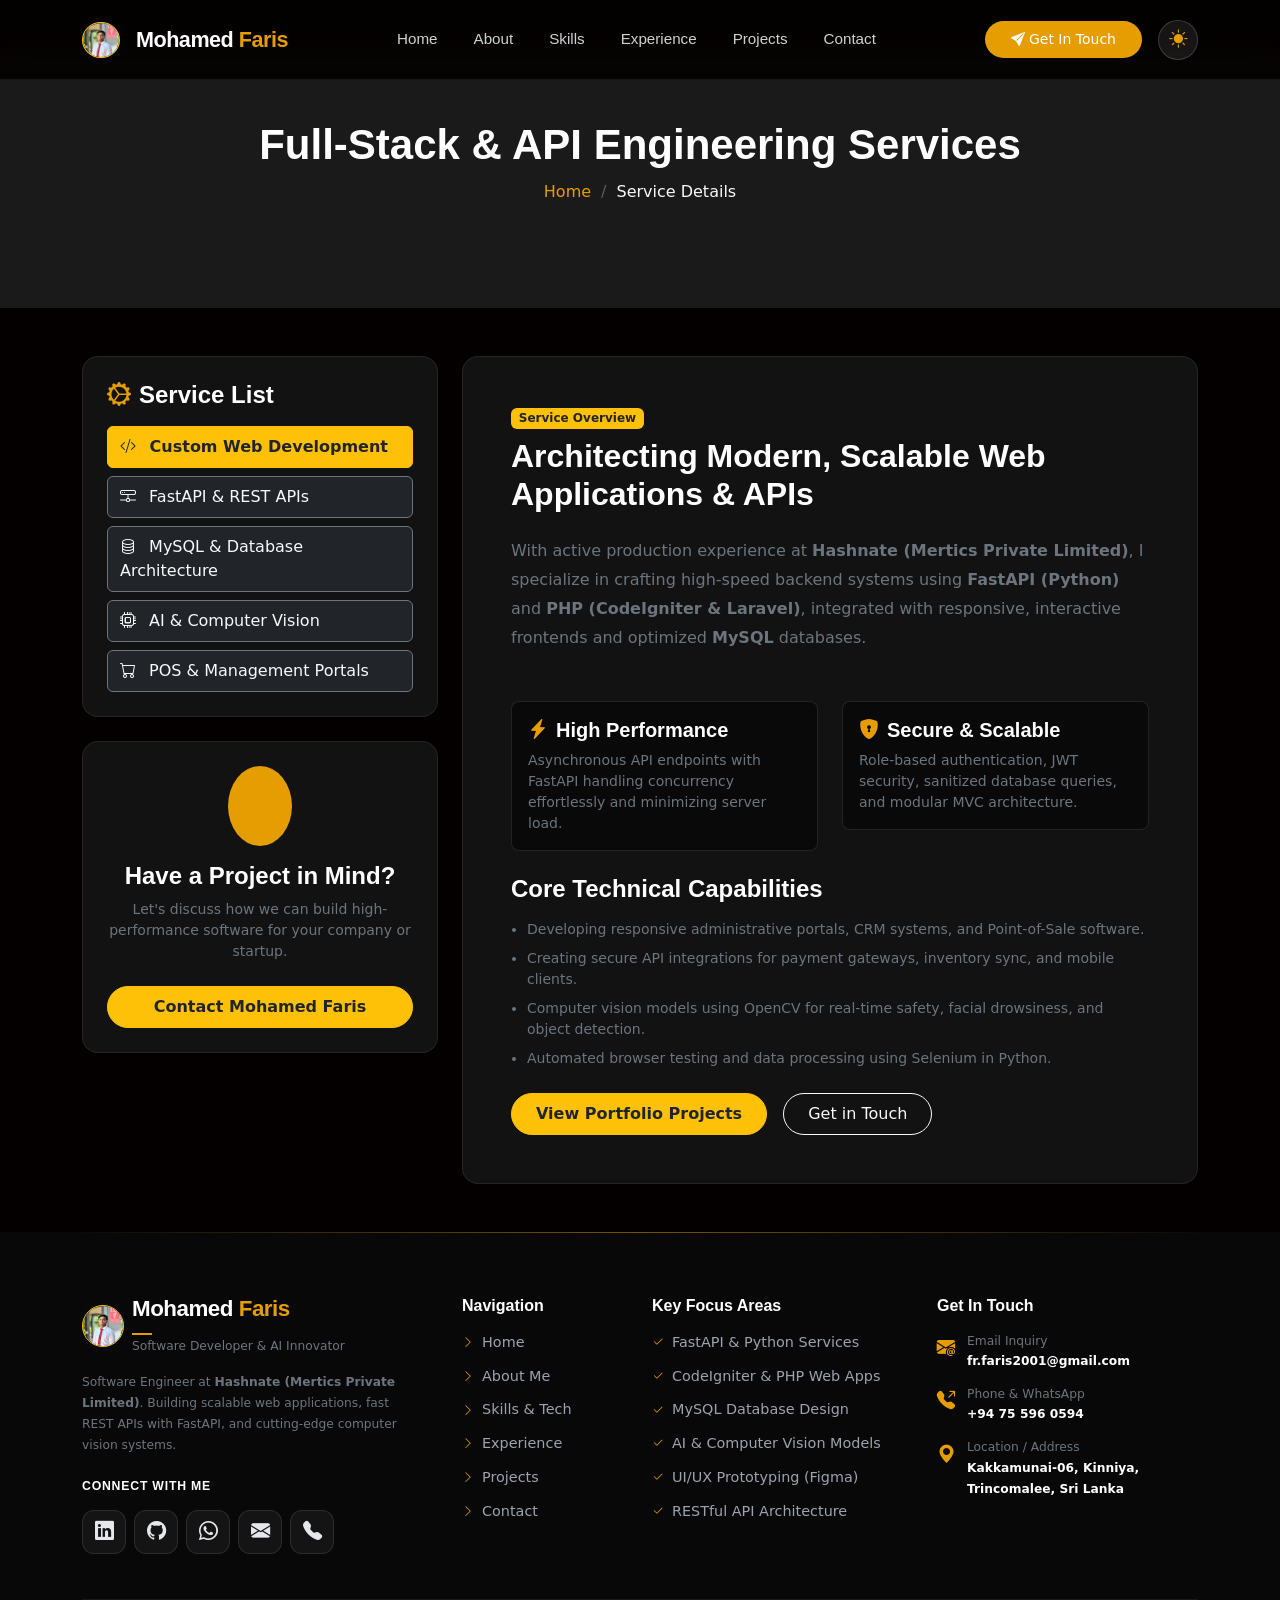
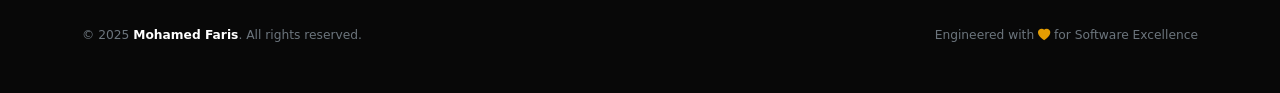
<file: service-details.html>
<!DOCTYPE html>
<html lang="en">

<head>
  <meta charset="utf-8">
  <meta content="width=device-width, initial-scale=1.0" name="viewport">
  <title>Service Details | Mohamed Faris - Software Developer</title>
  <meta name="description" content="Technical service offerings by Mohamed Faris - Full-Stack Web Development, FastAPI Microservices, Database Optimization, and AI solutions.">
  <meta name="keywords" content="Mohamed Faris, Software Development Services, FastAPI, Python, PHP, CodeIgniter, MySQL">

  <!-- Favicons -->
  <link href="assets/img/favicon.png" rel="icon">
  <link href="assets/img/apple-touch-icon.png" rel="apple-touch-icon">

  <!-- Fonts -->
  <link href="https://fonts.googleapis.com" rel="preconnect">
  <link href="https://fonts.gstatic.com" rel="preconnect" crossorigin>
  <link href="https://fonts.googleapis.com/css2?family=Plus+Jakarta+Sans:ital,wght@0,300;0,400;0,500;0,600;0,700;0,800;1,400;1,600&family=Space+Grotesk:wght@400;500;600;700&display=swap" rel="stylesheet">

  <!-- Vendor CSS Files -->
  <link href="assets/vendor/bootstrap/css/bootstrap.min.css" rel="stylesheet">
  <link href="assets/vendor/bootstrap-icons/bootstrap-icons.css" rel="stylesheet">
  <link href="assets/vendor/aos/aos.css" rel="stylesheet">
  <link href="assets/vendor/glightbox/css/glightbox.min.css" rel="stylesheet">
  <link href="assets/vendor/swiper/swiper-bundle.min.css" rel="stylesheet">

  <!-- Main CSS File -->
  <link href="assets/css/main.css" rel="stylesheet">
  <!-- Custom Portfolio CSS -->
  <link href="assets/css/portfolio-custom.css" rel="stylesheet">
  <script>
    (function() {
      const savedTheme = localStorage.getItem('portfolio-theme');
      if (savedTheme === 'light') {
        document.documentElement.classList.add('light-mode');
      }
    })();
  </script>
</head>

<body class="service-details-page">

  <!-- Header -->
  <header id="header" class="header d-flex align-items-center fixed-top">
    <div class="container position-relative d-flex align-items-center justify-content-between">

      <a href="index.html" class="logo d-flex align-items-center text-decoration-none">
        <div class="d-flex align-items-center gap-2">
          <img src="assets/img/person/mohamed_faris.jpg" alt="Mohamed Faris" class="rounded-circle border border-warning" style="width: 38px; height: 38px; object-fit: cover; object-position: top center;">
          <div>
            <h1 class="brand-name mb-0" style="font-size: 1.35rem;">Mohamed <span class="text-accent">Faris</span></h1>
          </div>
        </div>
      </a>

      <nav id="navmenu" class="navmenu">
        <ul>
          <li class="d-xl-none d-flex align-items-center justify-content-between pb-3 mb-2 border-bottom border-secondary border-opacity-25">
            <div class="d-flex align-items-center gap-2">
              <img src="assets/img/person/mohamed_faris.jpg" alt="Mohamed Faris" class="rounded-circle border border-warning" style="width: 32px; height: 32px; object-fit: cover; object-position: top center;">
              <span class="fw-bold text-white fs-6">Mohamed <span class="text-accent">Faris</span></span>
            </div>
            <button type="button" class="btn-close-menu btn btn-sm btn-outline-secondary rounded-circle d-flex align-items-center justify-content-center" style="width: 32px; height: 32px; padding: 0;" aria-label="Close Navigation">
              <i class="bi bi-x-lg text-white"></i>
            </button>
          </li>
          <li><a href="index.html#hero"><i class="bi bi-house-door me-2 d-xl-none"></i>Home</a></li>
          <li><a href="index.html#about"><i class="bi bi-person me-2 d-xl-none"></i>About</a></li>
          <li><a href="index.html#skills"><i class="bi bi-lightning-charge me-2 d-xl-none"></i>Skills</a></li>
          <li><a href="index.html#experience"><i class="bi bi-briefcase me-2 d-xl-none"></i>Experience</a></li>
          <li><a href="index.html#projects"><i class="bi bi-folder-check me-2 d-xl-none"></i>Projects</a></li>
          <li><a href="index.html#contact"><i class="bi bi-envelope me-2 d-xl-none"></i>Contact</a></li>
          <li class="d-xl-none mt-3 pt-3 border-top border-secondary border-opacity-25 text-center">
            <a href="index.html#contact" class="btn btn-warning text-dark fw-bold rounded-pill px-4 py-2 w-100 d-inline-flex justify-content-center align-items-center gap-2">
              <i class="bi bi-send-fill"></i> Get In Touch
            </a>
          </li>
        </ul>
      </nav>

      <div class="header-actions d-flex align-items-center gap-2">
        <a class="btn-getstarted d-none d-lg-inline-flex" href="index.html#contact"><i class="bi bi-send-fill me-1"></i> Get In Touch</a>
        <button id="theme-toggle" class="theme-toggle-btn" aria-label="Toggle Light / Dark Mode" title="Toggle Light / Dark Mode">
          <i class="bi bi-sun-fill" id="theme-icon"></i>
        </button>
        <button class="mobile-nav-toggle d-xl-none" aria-label="Toggle Navigation" title="Toggle Navigation">
          <i class="bi bi-list"></i>
        </button>
      </div>

    </div>
  </header>

  <main class="main">

    <!-- Page Title -->
    <div class="page-title light-background pt-5 mt-5">
      <div class="container py-4">
        <h1 class="fw-bold text-white">Full-Stack & API Engineering Services</h1>
        <nav class="breadcrumbs">
          <ol class="breadcrumb">
            <li class="breadcrumb-item"><a href="index.html" class="text-accent">Home</a></li>
            <li class="breadcrumb-item active text-light" aria-current="page">Service Details</li>
          </ol>
        </nav>
      </div>
    </div><!-- End Page Title -->

    <!-- Service Details Section -->
    <section id="service-details" class="service-details section py-5">

      <div class="container" data-aos="fade-up" data-aos-delay="100">

        <div class="row gy-5">

          <div class="col-lg-4" data-aos="fade-up" data-aos-delay="100">

            <div class="glass-card p-4 mb-4">
              <h4 class="fw-bold text-white mb-3"><i class="bi bi-gear-wide-connected text-accent me-2"></i>Service List</h4>
              <div class="d-flex flex-column gap-2">
                <a href="#custom-web" class="btn btn-warning text-dark text-start fw-bold py-2"><i class="bi bi-code-slash me-2"></i> Custom Web Development</a>
                <a href="#fastapi-rest" class="btn btn-dark border-secondary text-light text-start py-2"><i class="bi bi-hdd-network me-2"></i> FastAPI & REST APIs</a>
                <a href="#database-tuning" class="btn btn-dark border-secondary text-light text-start py-2"><i class="bi bi-database me-2"></i> MySQL & Database Architecture</a>
                <a href="#ai-vision" class="btn btn-dark border-secondary text-light text-start py-2"><i class="bi bi-cpu me-2"></i> AI & Computer Vision</a>
                <a href="#pos-systems" class="btn btn-dark border-secondary text-light text-start py-2"><i class="bi bi-cart me-2"></i> POS & Management Portals</a>
              </div>
            </div>

            <div class="glass-card p-4 text-center">
              <div class="rounded-circle bg-accent bg-opacity-25 p-3 d-inline-flex text-accent mb-3">
                <i class="bi bi-headset fs-2"></i>
              </div>
              <h4 class="fw-bold text-white mb-2">Have a Project in Mind?</h4>
              <p class="text-secondary small mb-4">Let's discuss how we can build high-performance software for your company or startup.</p>
              <a href="index.html#contact" class="btn btn-warning text-dark fw-bold rounded-pill w-100 py-2">Contact Mohamed Faris</a>
            </div>

          </div>

          <div class="col-lg-8" data-aos="fade-up" data-aos-delay="200">
            <div class="glass-card p-4 p-md-5">
              <span class="badge bg-warning text-dark fw-bold mb-2">Service Overview</span>
              <h2 class="fw-bold text-white mb-4">Architecting Modern, Scalable Web Applications & APIs</h2>
              <p class="text-secondary" style="line-height: 1.8;">
                With active production experience at <strong>Hashnate (Mertics Private Limited)</strong>, I specialize in crafting high-speed backend systems using <strong>FastAPI (Python)</strong> and <strong>PHP (CodeIgniter & Laravel)</strong>, integrated with responsive, interactive frontends and optimized <strong>MySQL</strong> databases.
              </p>

              <div class="row g-4 my-4">
                <div class="col-md-6">
                  <div class="p-3 border border-secondary border-opacity-25 rounded-3 bg-black bg-opacity-50">
                    <h5 class="fw-bold text-white mb-2"><i class="bi bi-lightning-charge-fill text-accent me-2"></i>High Performance</h5>
                    <p class="text-secondary small mb-0">Asynchronous API endpoints with FastAPI handling concurrency effortlessly and minimizing server load.</p>
                  </div>
                </div>
                <div class="col-md-6">
                  <div class="p-3 border border-secondary border-opacity-25 rounded-3 bg-black bg-opacity-50">
                    <h5 class="fw-bold text-white mb-2"><i class="bi bi-shield-lock-fill text-accent me-2"></i>Secure & Scalable</h5>
                    <p class="text-secondary small mb-0">Role-based authentication, JWT security, sanitized database queries, and modular MVC architecture.</p>
                  </div>
                </div>
              </div>

              <h4 class="fw-bold text-white mb-3">Core Technical Capabilities</h4>
              <ul class="text-secondary small ps-3 d-flex flex-column gap-2 mb-4">
                <li>Developing responsive administrative portals, CRM systems, and Point-of-Sale software.</li>
                <li>Creating secure API integrations for payment gateways, inventory sync, and mobile clients.</li>
                <li>Computer vision models using OpenCV for real-time safety, facial drowsiness, and object detection.</li>
                <li>Automated browser testing and data processing using Selenium in Python.</li>
              </ul>

              <div class="d-flex gap-3">
                <a href="index.html#projects" class="btn btn-warning text-dark fw-bold rounded-pill px-4 py-2">View Portfolio Projects</a>
                <a href="index.html#contact" class="btn btn-outline-light rounded-pill px-4 py-2">Get in Touch</a>
              </div>
            </div>
          </div>

        </div>

      </div>

    </section><!-- /Service Details Section -->

  </main>

  <!-- Footer -->
  <footer id="footer" class="footer py-5">
    <div class="container pt-3">
      <div class="row g-4 justify-content-between">
        
        <!-- Col 1: Brand & Bio & Social Media -->
        <div class="col-lg-4 col-md-6">
          <div class="d-flex align-items-center gap-2 mb-3">
            <img src="assets/img/person/mohamed_faris.jpg" alt="Mohamed Faris" class="rounded-circle border border-warning" style="width: 42px; height: 42px; object-fit: cover; object-position: top center;">
            <div>
              <h4 class="brand-name mb-0" style="font-size: 1.4rem;">Mohamed <span class="text-accent">Faris</span></h4>
              <span class="text-secondary small">Software Developer & AI Innovator</span>
            </div>
          </div>
          <p class="text-secondary small mb-4 pe-lg-3" style="line-height: 1.7;">
            Software Engineer at <strong>Hashnate (Mertics Private Limited)</strong>. Building scalable web applications, fast REST APIs with FastAPI, and cutting-edge computer vision systems.
          </p>
          <div>
            <h6 class="text-white small fw-bold mb-3 text-uppercase" style="letter-spacing: 0.8px;">Connect With Me</h6>
            <div class="d-flex flex-wrap gap-2">
              <a href="https://www.linkedin.com" target="_blank" rel="noopener noreferrer" class="footer-social-btn" title="LinkedIn Profile" aria-label="LinkedIn">
                <i class="bi bi-linkedin"></i>
              </a>
              <a href="https://github.com" target="_blank" rel="noopener noreferrer" class="footer-social-btn" title="GitHub Profile" aria-label="GitHub">
                <i class="bi bi-github"></i>
              </a>
              <a href="https://wa.me/94755960594" target="_blank" rel="noopener noreferrer" class="footer-social-btn" title="WhatsApp Chat" aria-label="WhatsApp">
                <i class="bi bi-whatsapp"></i>
              </a>
              <a href="mailto:fr.faris2001@gmail.com" class="footer-social-btn" title="Send Email" aria-label="Email">
                <i class="bi bi-envelope-fill"></i>
              </a>
              <a href="tel:+94755960594" class="footer-social-btn" title="Call Direct" aria-label="Phone">
                <i class="bi bi-telephone-fill"></i>
              </a>
            </div>
          </div>
        </div>

        <!-- Col 2: Navigation Links -->
        <div class="col-lg-2 col-md-6 col-6">
          <h5 class="text-white fw-bold mb-3 fs-6">Navigation</h5>
          <ul class="list-unstyled mb-0 d-flex flex-column">
            <li><a href="index.html#hero" class="footer-link"><i class="bi bi-chevron-right"></i> Home</a></li>
            <li><a href="index.html#about" class="footer-link"><i class="bi bi-chevron-right"></i> About Me</a></li>
            <li><a href="index.html#skills" class="footer-link"><i class="bi bi-chevron-right"></i> Skills & Tech</a></li>
            <li><a href="index.html#experience" class="footer-link"><i class="bi bi-chevron-right"></i> Experience</a></li>
            <li><a href="index.html#projects" class="footer-link"><i class="bi bi-chevron-right"></i> Projects</a></li>
            <li><a href="index.html#contact" class="footer-link"><i class="bi bi-chevron-right"></i> Contact</a></li>
          </ul>
        </div>

        <!-- Col 3: Core Competencies -->
        <div class="col-lg-3 col-md-6 col-6">
          <h5 class="text-white fw-bold mb-3 fs-6">Key Focus Areas</h5>
          <ul class="list-unstyled mb-0 d-flex flex-column">
            <li><span class="footer-link"><i class="bi bi-check2 text-accent"></i> FastAPI & Python Services</span></li>
            <li><span class="footer-link"><i class="bi bi-check2 text-accent"></i> CodeIgniter & PHP Web Apps</span></li>
            <li><span class="footer-link"><i class="bi bi-check2 text-accent"></i> MySQL Database Design</span></li>
            <li><span class="footer-link"><i class="bi bi-check2 text-accent"></i> AI & Computer Vision Models</span></li>
            <li><span class="footer-link"><i class="bi bi-check2 text-accent"></i> UI/UX Prototyping (Figma)</span></li>
            <li><span class="footer-link"><i class="bi bi-check2 text-accent"></i> RESTful API Architecture</span></li>
          </ul>
        </div>

        <!-- Col 4: Get in Touch & Resume -->
        <div class="col-lg-3 col-md-6">
          <h5 class="text-white fw-bold mb-3 fs-6">Get In Touch</h5>
          <div class="footer-contact-item">
            <i class="bi bi-envelope-at-fill"></i>
            <div>
              <div class="text-secondary small">Email Inquiry</div>
              <a href="mailto:fr.faris2001@gmail.com" class="text-white text-decoration-none small fw-semibold">fr.faris2001@gmail.com</a>
            </div>
          </div>
          <div class="footer-contact-item">
            <i class="bi bi-telephone-outbound-fill"></i>
            <div>
              <div class="text-secondary small">Phone & WhatsApp</div>
              <a href="tel:+94755960594" class="text-white text-decoration-none small fw-semibold">+94 75 596 0594</a>
            </div>
          </div>
          <div class="footer-contact-item">
            <i class="bi bi-geo-alt-fill"></i>
            <div>
              <div class="text-secondary small">Location / Address</div>
              <span class="text-white small fw-semibold">Kakkamunai-06, Kinniya, Trincomalee, Sri Lanka</span>
            </div>
          </div>
        </div>

      </div>

      <!-- Footer Bottom Sub-row -->
      <div class="footer-bottom d-flex flex-column flex-md-row justify-content-between align-items-center gap-3">
        <div class="text-secondary small text-center text-md-start">
          &copy; 2025 <strong class="text-white">Mohamed Faris</strong>. All rights reserved.
        </div>
        <div class="text-secondary small text-center text-md-end">
          Engineered with <span class="text-accent"><i class="bi bi-heart-fill"></i></span> for Software Excellence
        </div>
      </div>

    </div>
  </footer>

  <!-- Scroll Top -->
  <a href="#" id="scroll-top" class="scroll-top d-flex align-items-center justify-content-center"><i class="bi bi-arrow-up-short"></i></a>

  <!-- Vendor JS Files -->
  <script src="assets/vendor/bootstrap/js/bootstrap.bundle.min.js"></script>
  <script src="assets/vendor/aos/aos.js"></script>
  <script src="assets/vendor/glightbox/js/glightbox.min.js"></script>
  <script src="assets/vendor/swiper/swiper-bundle.min.js"></script>
  <script src="assets/js/main.js"></script>

</body>

</html>
</file>
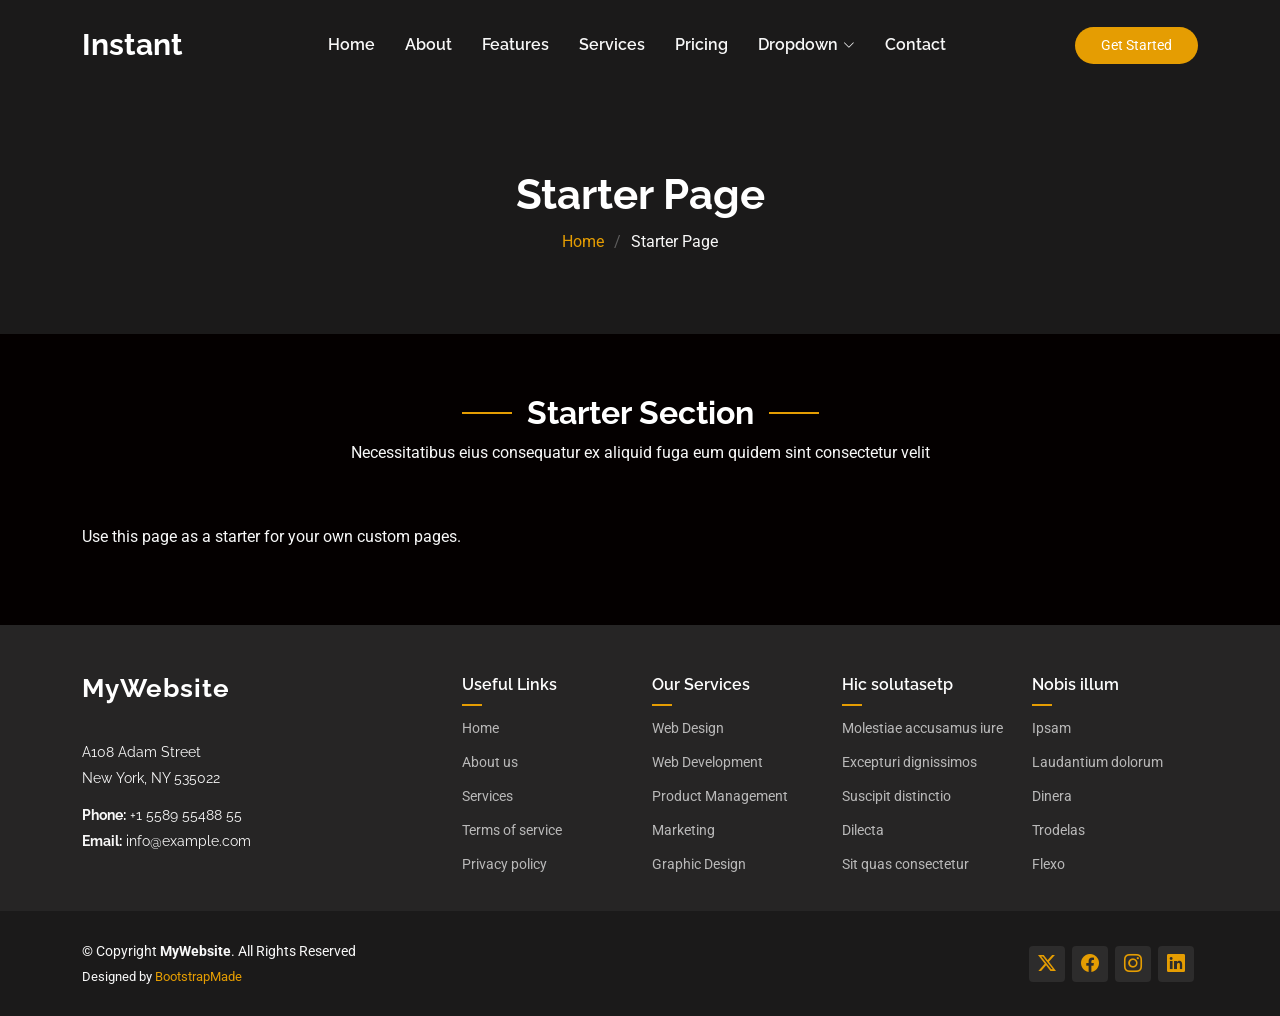
<file: starter-page.html>
<!DOCTYPE html>
<html lang="en">

<head>
  <meta charset="utf-8">
  <meta content="width=device-width, initial-scale=1.0" name="viewport">
  <title>Starter Page - Instant Bootstrap Template</title>
  <meta name="description" content="">
  <meta name="keywords" content="">

  <!-- Favicons -->
  <link href="assets/img/favicon.png" rel="icon">
  <link href="assets/img/apple-touch-icon.png" rel="apple-touch-icon">

  <!-- Fonts -->
  <link href="https://fonts.googleapis.com" rel="preconnect">
  <link href="https://fonts.gstatic.com" rel="preconnect" crossorigin>
  <link href="https://fonts.googleapis.com/css2?family=Roboto:ital,wght@0,100;0,300;0,400;0,500;0,700;0,900;1,100;1,300;1,400;1,500;1,700;1,900&family=Raleway:ital,wght@0,100;0,200;0,300;0,400;0,500;0,600;0,700;0,800;0,900;1,100;1,200;1,300;1,400;1,500;1,600;1,700;1,800;1,900&display=swap" rel="stylesheet">

  <!-- Vendor CSS Files -->
  <link href="assets/vendor/bootstrap/css/bootstrap.min.css" rel="stylesheet">
  <link href="assets/vendor/bootstrap-icons/bootstrap-icons.css" rel="stylesheet">
  <link href="assets/vendor/aos/aos.css" rel="stylesheet">
  <link href="assets/vendor/glightbox/css/glightbox.min.css" rel="stylesheet">
  <link href="assets/vendor/swiper/swiper-bundle.min.css" rel="stylesheet">

  <!-- Main CSS File -->
  <link href="assets/css/main.css" rel="stylesheet">

  <!-- =======================================================
  * Template Name: Instant
  * Template URL: https://bootstrapmade.com/newtemplate-bootstrap-website-template/
  * Updated: Jun 11 2025 with Bootstrap v5.3.6
  * Author: BootstrapMade.com
  * License: https://bootstrapmade.com/license/
  ======================================================== -->
</head>

<body class="starter-page-page">

  <header id="header" class="header d-flex align-items-center fixed-top">
    <div class="container position-relative d-flex align-items-center justify-content-between">

      <a href="index.html" class="logo d-flex align-items-center me-auto me-xl-0">
        <!-- Uncomment the line below if you also wish to use an image logo -->
        <!-- <img src="assets/img/logo.webp" alt=""> -->
        <h1 class="sitename">Instant</h1>
      </a>

      <nav id="navmenu" class="navmenu">
        <ul>
          <li><a href="#hero">Home</a></li>
          <li><a href="#about">About</a></li>
          <li><a href="#features">Features</a></li>
          <li><a href="#services">Services</a></li>
          <li><a href="#pricing">Pricing</a></li>
          <li class="dropdown"><a href="#"><span>Dropdown</span> <i class="bi bi-chevron-down toggle-dropdown"></i></a>
            <ul>
              <li><a href="#">Dropdown 1</a></li>
              <li class="dropdown"><a href="#"><span>Deep Dropdown</span> <i class="bi bi-chevron-down toggle-dropdown"></i></a>
                <ul>
                  <li><a href="#">Deep Dropdown 1</a></li>
                  <li><a href="#">Deep Dropdown 2</a></li>
                  <li><a href="#">Deep Dropdown 3</a></li>
                  <li><a href="#">Deep Dropdown 4</a></li>
                  <li><a href="#">Deep Dropdown 5</a></li>
                </ul>
              </li>
              <li><a href="#">Dropdown 2</a></li>
              <li><a href="#">Dropdown 3</a></li>
              <li><a href="#">Dropdown 4</a></li>
            </ul>
          </li>
          <li><a href="#contact">Contact</a></li>
        </ul>
        <i class="mobile-nav-toggle d-xl-none bi bi-list"></i>
      </nav>

      <a class="btn-getstarted" href="index.html#about">Get Started</a>

    </div>
  </header>

  <main class="main">

    <!-- Page Title -->
    <div class="page-title light-background">
      <div class="container">
        <h1>Starter Page</h1>
        <nav class="breadcrumbs">
          <ol>
            <li><a href="index.html">Home</a></li>
            <li class="current">Starter Page</li>
          </ol>
        </nav>
      </div>
    </div><!-- End Page Title -->

    <!-- Starter Section Section -->
    <section id="starter-section" class="starter-section section">

      <!-- Section Title -->
      <div class="container section-title" data-aos="fade-up">
        <h2>Starter Section</h2>
        <p>Necessitatibus eius consequatur ex aliquid fuga eum quidem sint consectetur velit</p>
      </div><!-- End Section Title -->

      <div class="container" data-aos="fade-up">
        <p>Use this page as a starter for your own custom pages.</p>
      </div>

    </section><!-- /Starter Section Section -->

  </main>

  <footer id="footer" class="footer light-background">

    <div class="footer-top">
      <div class="container">
        <div class="row gy-4">
          <div class="col-lg-4 col-md-6 footer-about">
            <a href="index.html" class="logo d-flex align-items-center">
              <span class="sitename">MyWebsite</span>
            </a>
            <div class="footer-contact pt-3">
              <p>A108 Adam Street</p>
              <p>New York, NY 535022</p>
              <p class="mt-3"><strong>Phone:</strong> <span>+1 5589 55488 55</span></p>
              <p><strong>Email:</strong> <span>info@example.com</span></p>
            </div>
          </div>

          <div class="col-lg-2 col-md-3 footer-links">
            <h4>Useful Links</h4>
            <ul>
              <li><a href="#">Home</a></li>
              <li><a href="#">About us</a></li>
              <li><a href="#">Services</a></li>
              <li><a href="#">Terms of service</a></li>
              <li><a href="#">Privacy policy</a></li>
            </ul>
          </div>

          <div class="col-lg-2 col-md-3 footer-links">
            <h4>Our Services</h4>
            <ul>
              <li><a href="#">Web Design</a></li>
              <li><a href="#">Web Development</a></li>
              <li><a href="#">Product Management</a></li>
              <li><a href="#">Marketing</a></li>
              <li><a href="#">Graphic Design</a></li>
            </ul>
          </div>

          <div class="col-lg-2 col-md-3 footer-links">
            <h4>Hic solutasetp</h4>
            <ul>
              <li><a href="#">Molestiae accusamus iure</a></li>
              <li><a href="#">Excepturi dignissimos</a></li>
              <li><a href="#">Suscipit distinctio</a></li>
              <li><a href="#">Dilecta</a></li>
              <li><a href="#">Sit quas consectetur</a></li>
            </ul>
          </div>

          <div class="col-lg-2 col-md-3 footer-links">
            <h4>Nobis illum</h4>
            <ul>
              <li><a href="#">Ipsam</a></li>
              <li><a href="#">Laudantium dolorum</a></li>
              <li><a href="#">Dinera</a></li>
              <li><a href="#">Trodelas</a></li>
              <li><a href="#">Flexo</a></li>
            </ul>
          </div>

        </div>
      </div>
    </div>

    <div class="copyright text-center">
      <div class="container d-flex flex-column flex-lg-row justify-content-center justify-content-lg-between align-items-center">

        <div class="d-flex flex-column align-items-center align-items-lg-start">
          <div>
            © Copyright <strong><span>MyWebsite</span></strong>. All Rights Reserved
          </div>
          <div class="credits">
            <!-- All the links in the footer should remain intact. -->
            <!-- You can delete the links only if you purchased the pro version. -->
            <!-- Licensing information: https://bootstrapmade.com/license/ -->
            <!-- Purchase the pro version with working PHP/AJAX contact form: https://bootstrapmade.com/herobiz-bootstrap-business-template/ -->
            Designed by <a href="https://bootstrapmade.com/">BootstrapMade</a>
          </div>
        </div>

        <div class="social-links order-first order-lg-last mb-3 mb-lg-0">
          <a href=""><i class="bi bi-twitter-x"></i></a>
          <a href=""><i class="bi bi-facebook"></i></a>
          <a href=""><i class="bi bi-instagram"></i></a>
          <a href=""><i class="bi bi-linkedin"></i></a>
        </div>

      </div>
    </div>

  </footer>

  <!-- Scroll Top -->
  <a href="#" id="scroll-top" class="scroll-top d-flex align-items-center justify-content-center"><i class="bi bi-arrow-up-short"></i></a>

  <!-- Vendor JS Files -->
  <script src="assets/vendor/bootstrap/js/bootstrap.bundle.min.js"></script>
  <script src="assets/vendor/php-email-form/validate.js"></script>
  <script src="assets/vendor/aos/aos.js"></script>
  <script src="assets/vendor/glightbox/js/glightbox.min.js"></script>
  <script src="assets/vendor/purecounter/purecounter_vanilla.js"></script>
  <script src="assets/vendor/typed.js/typed.umd.js"></script>
  <script src="assets/vendor/swiper/swiper-bundle.min.js"></script>

  <!-- Main JS File -->
  <script src="assets/js/main.js"></script>

</body>

</html>
</file>
<file: assets/css/portfolio-custom.css>
/* Custom Portfolio Styles for Mohamed Faris - Optimized for Layout, Alignment & Overlap Prevention */

/* Root & Global Safe Defaults */
html, body {
  overflow-x: hidden;
  width: 100%;
  max-width: 100vw;
  scroll-behavior: smooth;
}

/* Ensure all sections have scroll offset for fixed header */
section {
  scroll-margin-top: 90px;
  position: relative;
  overflow: hidden;
}

/* Brand & Typography */
.brand-name {
  font-family: var(--heading-font);
  font-weight: 800;
  letter-spacing: -0.5px;
  font-size: 1.45rem;
  color: #ffffff;
  white-space: nowrap;
}

.text-accent {
  color: var(--accent-color) !important;
}

.bg-accent {
  background-color: var(--accent-color) !important;
}

.bg-accent-subtle {
  background-color: rgba(229, 157, 2, 0.12) !important;
}

.border-accent {
  border-color: var(--accent-color) !important;
}

/* Header & Navigation Fixes */
.header {
  height: 80px;
  display: flex;
  align-items: center;
  background: rgba(4, 0, 0, 0.85);
  backdrop-filter: blur(15px);
  -webkit-backdrop-filter: blur(15px);
  border-bottom: 1px solid rgba(255, 255, 255, 0.08);
  transition: all 0.3s ease;
  z-index: 997;
}

.header .container {
  display: flex;
  align-items: center;
  justify-content: space-between;
  width: 100%;
}

.header .logo {
  order: 0 !important;
  margin: 0 !important;
  text-decoration: none;
}

.header-actions {
  order: 2 !important;
  margin: 0 !important;
  display: flex;
  align-items: center;
  gap: 10px;
}

/* Desktop Navigation */
@media (min-width: 1200px) {
  .header .navmenu {
    order: 1 !important;
  }

  .navmenu ul {
    display: flex;
    align-items: center;
    gap: 8px;
    list-style: none;
    margin: 0;
    padding: 0;
  }

  .navmenu a {
    padding: 8px 14px !important;
    font-size: 0.95rem;
    font-weight: 500;
    color: #d1d1d1;
    border-radius: 8px;
    transition: color 0.25s ease, background-color 0.25s ease;
    text-decoration: none;
  }

  .navmenu a:hover,
  .navmenu a.active {
    color: var(--accent-color) !important;
  }
}

/* Mobile & Tablet Navigation (< 1200px) */
@media (max-width: 1199.98px) {
  .mobile-nav-toggle {
    display: inline-flex !important;
    align-items: center;
    justify-content: center;
    width: 40px;
    height: 40px;
    font-size: 22px;
    color: #ffffff;
    background: rgba(255, 255, 255, 0.08);
    border: 1px solid rgba(255, 255, 255, 0.15);
    border-radius: 50%;
    cursor: pointer;
    transition: all 0.25s ease;
    z-index: 10001;
    outline: none;
  }

  .mobile-nav-toggle:hover,
  .mobile-nav-toggle:focus {
    background: rgba(245, 158, 11, 0.2);
    border-color: var(--accent-color);
    color: var(--accent-color);
  }

  /* Completely hidden when closed on mobile to prevent any page overlap */
  .navmenu {
    display: none !important;
  }

  .navmenu ul {
    display: none !important;
  }

  /* Active State (Full-screen Glassmorphism Drawer) */
  body.mobile-nav-active {
    overflow: hidden !important;
  }

  body.mobile-nav-active .navmenu {
    display: flex !important;
    position: fixed !important;
    top: 0 !important;
    left: 0 !important;
    right: 0 !important;
    bottom: 0 !important;
    width: 100vw !important;
    height: 100vh !important;
    background: rgba(0, 0, 0, 0.78) !important;
    backdrop-filter: blur(14px) !important;
    -webkit-backdrop-filter: blur(14px) !important;
    z-index: 10000 !important;
    align-items: center !important;
    justify-content: center !important;
    padding: 20px !important;
    animation: mobileNavBackdropFade 0.25s ease-out forwards;
  }

  body.mobile-nav-active .navmenu ul {
    display: flex !important;
    flex-direction: column !important;
    position: relative !important;
    inset: auto !important;
    width: 100% !important;
    max-width: 360px !important;
    max-height: 85vh !important;
    overflow-y: auto !important;
    background: #141414 !important;
    border: 1px solid rgba(255, 255, 255, 0.12) !important;
    border-radius: 20px !important;
    padding: 20px 16px !important;
    margin: 0 !important;
    list-style: none !important;
    gap: 4px !important;
    box-shadow: 0 25px 50px rgba(0, 0, 0, 0.7), 0 0 35px rgba(245, 158, 11, 0.15) !important;
    animation: mobileNavPop 0.3s cubic-bezier(0.16, 1, 0.3, 1) forwards;
  }

  .navmenu a {
    display: flex;
    align-items: center;
    padding: 12px 16px !important;
    font-size: 1rem;
    font-weight: 600;
    color: #e2e8f0;
    border-radius: 12px;
    transition: all 0.2s ease;
    text-decoration: none;
  }

  .navmenu a:hover,
  .navmenu a.active {
    background: rgba(245, 158, 11, 0.15);
    color: var(--accent-color) !important;
    transform: translateX(4px);
  }

  body.mobile-nav-active .mobile-nav-toggle {
    position: fixed;
    top: 18px;
    right: 20px;
    background: rgba(245, 158, 11, 0.25);
    border-color: var(--accent-color);
    color: var(--accent-color);
  }
}

@keyframes mobileNavBackdropFade {
  from { opacity: 0; }
  to { opacity: 1; }
}

@keyframes mobileNavPop {
  from { opacity: 0; transform: translateY(20px) scale(0.95); }
  to { opacity: 1; transform: translateY(0) scale(1); }
}

/* Custom Gradient & Glassmorphism */
.glass-card {
  background: rgba(22, 22, 22, 0.85);
  backdrop-filter: blur(14px);
  -webkit-backdrop-filter: blur(14px);
  border: 1px solid rgba(255, 255, 255, 0.08);
  border-radius: 16px;
  transition: transform 0.3s ease, border-color 0.3s ease, box-shadow 0.3s ease;
  position: relative;
  z-index: 1;
}

.glass-card:hover {
  border-color: rgba(229, 157, 2, 0.4);
  transform: translateY(-4px);
  box-shadow: 0 15px 35px rgba(0, 0, 0, 0.5), 0 0 20px rgba(229, 157, 2, 0.12);
}

/* Hero Section Enhancements & Overlap Prevention */
.hero {
  padding-top: 130px !important;
  padding-bottom: 80px !important;
  min-height: calc(100vh - 80px);
  display: flex;
  align-items: center;
  position: relative;
}

.hero-subtitle-container {
  min-height: 48px;
  display: flex;
  align-items: center;
}

.hero-profile-container {
  position: relative;
  display: flex;
  flex-direction: column;
  align-items: center;
  justify-content: center;
  max-width: 420px;
  margin: 0 auto;
  padding: 10px;
}

.hero-profile-img {
  width: 100%;
  max-height: 460px;
  object-fit: cover;
  border-radius: 24px;
  border: 2px solid rgba(229, 157, 2, 0.35);
  box-shadow: 0 20px 45px rgba(0, 0, 0, 0.7);
  display: block;
}

.hero-glow-bg {
  position: absolute;
  top: 50%;
  left: 50%;
  transform: translate(-50%, -50%);
  width: 120%;
  height: 120%;
  background: radial-gradient(circle, rgba(229, 157, 2, 0.15) 0%, rgba(0, 0, 0, 0) 70%);
  z-index: -1;
  pointer-events: none;
}

/* Floating Badges with Safe Positioning */
.floating-badge {
  position: absolute;
  background: rgba(18, 18, 18, 0.95);
  border: 1px solid rgba(229, 157, 2, 0.35);
  backdrop-filter: blur(10px);
  padding: 10px 16px;
  border-radius: 12px;
  box-shadow: 0 10px 25px rgba(0, 0, 0, 0.6);
  display: flex;
  align-items: center;
  gap: 12px;
  z-index: 3;
  transition: transform 0.3s ease, border-color 0.3s ease;
  white-space: nowrap;
}

.floating-badge:hover {
  transform: scale(1.04);
  border-color: var(--accent-color);
}

.badge-top-left {
  top: 6%;
  left: -15px;
}

.badge-bottom-right {
  bottom: 6%;
  right: -15px;
}

.badge-mid-right {
  top: 48%;
  right: -25px;
}

@media (max-width: 991px) {
  .hero {
    padding-top: 110px !important;
    text-align: center;
  }
  
  .hero-profile-container {
    max-width: 340px;
    margin-top: 20px;
  }

  .badge-top-left, .badge-bottom-right, .badge-mid-right {
    position: static !important;
    margin: 8px auto !important;
    display: inline-flex !important;
    width: auto;
    max-width: 100%;
  }

  .hero-profile-badges-row {
    display: flex;
    flex-wrap: wrap;
    justify-content: center;
    gap: 8px;
    margin-top: 16px;
  }
}

/* Skills Grid with Real Icons/Logos */
.skill-box-card {
  background: #141414;
  border: 1px solid rgba(255, 255, 255, 0.08);
  border-radius: 14px;
  padding: 16px;
  display: flex;
  align-items: center;
  gap: 14px;
  transition: all 0.3s ease;
  height: 100%;
}

.skill-box-card:hover {
  background: #1a1a1a;
  border-color: rgba(229, 157, 2, 0.4);
  transform: translateY(-4px);
  box-shadow: 0 10px 25px rgba(0, 0, 0, 0.5), 0 0 15px rgba(229, 157, 2, 0.1);
}

.skill-logo-wrapper {
  width: 48px;
  height: 48px;
  border-radius: 10px;
  background: rgba(255, 255, 255, 0.06);
  display: flex;
  align-items: center;
  justify-content: center;
  padding: 8px;
  flex-shrink: 0;
  border: 1px solid rgba(255, 255, 255, 0.08);
}

.skill-logo-img {
  max-width: 100%;
  max-height: 100%;
  object-fit: contain;
  border-radius: 4px;
}

.tech-pill {
  display: inline-flex;
  align-items: center;
  gap: 6px;
  padding: 5px 12px;
  border-radius: 20px;
  font-size: 0.78rem;
  font-weight: 500;
  background: rgba(255, 255, 255, 0.05);
  border: 1px solid rgba(255, 255, 255, 0.1);
  color: #e0e0e0;
  transition: all 0.25s ease;
  line-height: 1.2;
}

.tech-pill:hover {
  background: rgba(229, 157, 2, 0.18);
  border-color: var(--accent-color);
  color: #ffffff;
  transform: translateY(-2px);
}

.skill-card {
  background: #141414;
  border: 1px solid rgba(255, 255, 255, 0.08);
  border-radius: 16px;
  padding: 24px;
  height: 100%;
  display: flex;
  flex-direction: column;
  transition: all 0.3s ease;
  position: relative;
  overflow: hidden;
}

.skill-card::before {
  content: "";
  position: absolute;
  top: 0;
  left: 0;
  width: 4px;
  height: 0;
  background: var(--accent-color);
  transition: height 0.3s ease;
}

.skill-card:hover {
  border-color: rgba(229, 157, 2, 0.3);
  transform: translateY(-4px);
  background: #181818;
}

.skill-card:hover::before {
  height: 100%;
}

/* Timeline Alignment & Overlap Fixes */
.timeline-track {
  position: relative;
  padding-left: 36px;
  margin-left: 10px;
}

.timeline-track::before {
  content: "";
  position: absolute;
  top: 10px;
  left: 10px;
  bottom: 10px;
  width: 2px;
  background: linear-gradient(to bottom, var(--accent-color), rgba(229, 157, 2, 0.15));
}

.timeline-item {
  position: relative;
  margin-bottom: 30px;
}

.timeline-item:last-child {
  margin-bottom: 0;
}

.timeline-marker {
  position: absolute;
  top: 6px;
  left: -36px;
  width: 20px;
  height: 20px;
  border-radius: 50%;
  background: #040000;
  border: 3px solid var(--accent-color);
  box-shadow: 0 0 10px rgba(229, 157, 2, 0.6);
  display: flex;
  align-items: center;
  justify-content: center;
  z-index: 2;
}

.timeline-marker::after {
  content: "";
  width: 6px;
  height: 6px;
  border-radius: 50%;
  background: var(--accent-color);
}

.timeline-card {
  background: #151515;
  border: 1px solid rgba(255, 255, 255, 0.08);
  border-radius: 14px;
  padding: 24px;
  transition: all 0.3s ease;
}

.timeline-card:hover {
  border-color: rgba(229, 157, 2, 0.35);
  transform: translateX(4px);
  background: #191919;
}

.timeline-date-badge {
  display: inline-block;
  padding: 4px 12px;
  border-radius: 20px;
  font-size: 0.78rem;
  font-weight: 600;
  background: rgba(229, 157, 2, 0.15);
  color: var(--accent-color);
  margin-bottom: 12px;
}

/* Portfolio Projects Section Filter & Visual Cards */
.project-filter-btn {
  background: rgba(255, 255, 255, 0.05);
  border: 1px solid rgba(255, 255, 255, 0.1);
  color: #cccccc;
  padding: 8px 22px;
  border-radius: 30px;
  font-size: 0.88rem;
  font-weight: 500;
  cursor: pointer;
  transition: all 0.25s ease;
  margin: 4px;
}

.project-filter-btn:hover,
.project-filter-btn.active {
  background: var(--accent-color);
  color: #000000;
  border-color: var(--accent-color);
  font-weight: 600;
  box-shadow: 0 4px 15px rgba(229, 157, 2, 0.35);
}

.project-card {
  background: #141414;
  border: 1px solid rgba(255, 255, 255, 0.08);
  border-radius: 18px;
  overflow: hidden;
  height: 100%;
  display: flex;
  flex-direction: column;
  transition: transform 0.3s ease, border-color 0.3s ease, box-shadow 0.3s ease;
  position: relative;
}

.project-card:hover {
  transform: translateY(-6px);
  border-color: rgba(229, 157, 2, 0.45);
  box-shadow: 0 16px 36px rgba(0, 0, 0, 0.6), 0 0 20px rgba(229, 157, 2, 0.12);
}

/* Project Thumbnail Styling */
.project-thumb-wrapper {
  position: relative;
  aspect-ratio: 16 / 9;
  width: 100%;
  overflow: hidden;
  background: #0d0d0d;
}

.project-thumb-img {
  display: block;
  width: 100%;
  height: 100%;
  object-fit: contain;
  object-position: center;
  transition: transform 0.4s ease;
}

.project-card:hover .project-thumb-img {
  transform: scale(1.03);
}

.project-thumb-overlay {
  position: absolute;
  inset: 0;
  background: linear-gradient(180deg, rgba(0, 0, 0, 0.1) 0%, rgba(20, 20, 20, 0.85) 100%);
  display: flex;
  align-items: flex-end;
  padding: 12px 18px;
}

.project-header-bar {
  padding: 12px 20px;
  background: rgba(255, 255, 255, 0.02);
  border-bottom: 1px solid rgba(255, 255, 255, 0.06);
  display: flex;
  align-items: center;
  justify-content: space-between;
}

.project-category-tag {
  font-size: 0.75rem;
  text-transform: uppercase;
  letter-spacing: 0.8px;
  font-weight: 700;
  color: var(--accent-color);
}

.project-body {
  padding: 20px 22px;
  flex: 1 1 auto;
  display: flex;
  flex-direction: column;
}

.project-title {
  font-size: 1.2rem;
  font-weight: 700;
  margin-bottom: 10px;
  color: #ffffff;
}

.project-desc {
  color: #a0a0a0;
  font-size: 0.88rem;
  line-height: 1.6;
  margin-bottom: 16px;
  flex-grow: 1;
}

.project-footer {
  padding: 14px 22px;
  background: rgba(0, 0, 0, 0.25);
  border-top: 1px solid rgba(255, 255, 255, 0.05);
  display: flex;
  align-items: center;
  justify-content: space-between;
  margin-top: auto;
}

/* Service Card Enhancement */
.service-icon-wrapper {
  width: 56px;
  height: 56px;
  border-radius: 14px;
  background: rgba(229, 157, 2, 0.12);
  border: 1px solid rgba(229, 157, 2, 0.25);
  display: flex;
  align-items: center;
  justify-content: center;
  font-size: 1.6rem;
  color: var(--accent-color);
  margin-bottom: 18px;
  transition: all 0.3s ease;
  flex-shrink: 0;
}

.glass-card:hover .service-icon-wrapper {
  background: var(--accent-color);
  color: #000000;
  transform: rotate(6deg) scale(1.08);
}

/* Language progress bars */
.lang-item {
  margin-bottom: 16px;
}

.lang-label {
  display: flex;
  justify-content: space-between;
  font-size: 0.9rem;
  font-weight: 600;
  margin-bottom: 6px;
}

.lang-bar {
  height: 7px;
  background: rgba(255, 255, 255, 0.08);
  border-radius: 10px;
  overflow: hidden;
}

.lang-progress {
  height: 100%;
  background: linear-gradient(90deg, #e59d02, #ffc84a);
  border-radius: 10px;
  transition: width 1s ease-in-out;
}

/* Contact detail cards */
.contact-detail-card {
  background: #151515;
  border: 1px solid rgba(255, 255, 255, 0.07);
  border-radius: 14px;
  padding: 18px;
  display: flex;
  align-items: center;
  gap: 16px;
  transition: all 0.3s ease;
}

.contact-detail-card:hover {
  border-color: var(--accent-color);
  background: #1a1a1a;
  transform: translateX(4px);
}

.contact-icon-circle {
  width: 44px;
  height: 44px;
  border-radius: 12px;
  background: rgba(229, 157, 2, 0.12);
  color: var(--accent-color);
  display: flex;
  align-items: center;
  justify-content: center;
  font-size: 1.25rem;
  flex-shrink: 0;
}

/* Premium Footer Styling */
.footer {
  background: #080808 !important;
  position: relative;
  overflow: hidden;
}

.footer::before {
  content: "";
  position: absolute;
  top: 0;
  left: 5%;
  right: 5%;
  height: 1px;
  background: linear-gradient(90deg, transparent, rgba(229, 157, 2, 0.5), transparent);
}

.footer-social-btn {
  width: 44px;
  height: 44px;
  border-radius: 12px;
  background: rgba(255, 255, 255, 0.05);
  border: 1px solid rgba(255, 255, 255, 0.1);
  color: #e5e7eb;
  display: inline-flex;
  align-items: center;
  justify-content: center;
  font-size: 1.2rem;
  transition: all 0.3s ease;
  text-decoration: none;
}

.footer-social-btn:hover {
  background: var(--accent-color);
  color: #000000;
  border-color: var(--accent-color);
  transform: translateY(-4px) scale(1.08);
  box-shadow: 0 8px 22px rgba(229, 157, 2, 0.4);
}

.footer-link {
  color: #9ca3af;
  text-decoration: none;
  font-size: 0.9rem;
  transition: all 0.25s ease;
  display: inline-flex;
  align-items: center;
  gap: 8px;
  margin-bottom: 12px;
}

.footer-link:hover {
  color: var(--accent-color);
  transform: translateX(5px);
}

.footer-link i {
  font-size: 0.75rem;
  color: var(--accent-color);
  transition: transform 0.25s ease;
}

.footer-link:hover i {
  transform: translateX(2px);
}

.footer-contact-item {
  display: flex;
  align-items: flex-start;
  gap: 12px;
  margin-bottom: 14px;
}

.footer-contact-item i {
  color: var(--accent-color);
  font-size: 1.15rem;
  margin-top: 2px;
  flex-shrink: 0;
}

.footer-bottom {
  border-top: 1px solid rgba(255, 255, 255, 0.07);
  padding-top: 26px;
  margin-top: 45px;
}

/* Theme Toggle Button */
.theme-toggle-btn {
  width: 40px;
  height: 40px;
  border-radius: 50%;
  background: rgba(255, 255, 255, 0.08);
  border: 1px solid rgba(255, 255, 255, 0.16);
  color: var(--accent-color);
  display: inline-flex;
  align-items: center;
  justify-content: center;
  font-size: 1.15rem;
  cursor: pointer;
  transition: all 0.3s cubic-bezier(0.4, 0, 0.2, 1);
  outline: none;
  flex-shrink: 0;
  margin-left: 8px;
}

.theme-toggle-btn:hover {
  transform: rotate(25deg) scale(1.1);
  background: rgba(229, 157, 2, 0.18);
  border-color: var(--accent-color);
  box-shadow: 0 0 16px rgba(229, 157, 2, 0.35);
}

/* ============================================================
   Light Theme System (Activated via body.light-mode)
   ============================================================ */
body.light-mode,
html.light-mode body,
body.light-mode main,
body.light-mode section,
body.light-mode .section,
body.light-mode .hero,
body.light-mode #about,
body.light-mode #skills,
body.light-mode #experience,
body.light-mode #education,
body.light-mode #projects,
body.light-mode #services,
body.light-mode #contact {
  --background-color: #f8fafc;
  --default-color: #334155;
  --heading-color: #0f172a;
  --surface-color: #ffffff;
  --contrast-color: #0f172a;
  --nav-color: #334155;
  --nav-hover-color: #d97706;
  background-color: #f8fafc !important;
  background: #f8fafc !important;
  color: #334155 !important;
}

/* Light Mode Header - Crystal Clear & High Contrast */
body.light-mode .header,
body.light-mode.scrolled .header,
html.light-mode body .header,
html.light-mode body.scrolled .header {
  background: rgba(255, 255, 255, 0.96) !important;
  backdrop-filter: blur(16px) !important;
  -webkit-backdrop-filter: blur(16px) !important;
  border-bottom: 1px solid rgba(0, 0, 0, 0.08) !important;
  box-shadow: 0 4px 20px rgba(0, 0, 0, 0.06) !important;
}

body.light-mode .header::before,
body.light-mode.scrolled .header::before,
html.light-mode body .header::before,
html.light-mode body.scrolled .header::before {
  background: rgba(255, 255, 255, 0.96) !important;
  backdrop-filter: blur(16px) !important;
  -webkit-backdrop-filter: blur(16px) !important;
  border-bottom: 1px solid rgba(0, 0, 0, 0.08) !important;
  opacity: 1 !important;
}

body.light-mode .brand-name {
  color: #0f172a !important;
}

body.light-mode .navmenu a,
body.light-mode .navmenu a:focus {
  color: #1e293b !important;
  font-weight: 600 !important;
  opacity: 1 !important;
}

body.light-mode .navmenu a:hover,
body.light-mode .navmenu a.active,
body.light-mode .navmenu a.active:focus {
  color: #d97706 !important;
}

body.light-mode .mobile-nav-toggle {
  color: #0f172a !important;
}

body.light-mode .btn-getstarted,
body.light-mode .btn-getstarted:focus {
  background: #d97706 !important;
  color: #ffffff !important;
  font-weight: 700 !important;
  box-shadow: 0 4px 14px rgba(217, 119, 6, 0.35) !important;
}

body.light-mode .btn-getstarted:hover {
  background: #b45309 !important;
  color: #ffffff !important;
}

body.light-mode .theme-toggle-btn {
  background: #f1f5f9 !important;
  border: 1px solid #cbd5e1 !important;
  color: #b45309 !important;
  box-shadow: 0 2px 8px rgba(0, 0, 0, 0.06) !important;
}

body.light-mode .theme-toggle-btn:hover {
  background: #e2e8f0 !important;
  border-color: #d97706 !important;
  box-shadow: 0 0 15px rgba(217, 119, 6, 0.25) !important;
}

/* Light Mode Section Titles & Headings - Bold & Visible */
body.light-mode .section-title h2 {
  color: #0f172a !important;
  font-weight: 800 !important;
}

body.light-mode .section-title h2::before,
body.light-mode .section-title h2::after {
  background: var(--accent-color) !important;
}

body.light-mode .section-title p {
  color: #475569 !important;
  font-weight: 500 !important;
}

body.light-mode h1,
body.light-mode h2,
body.light-mode h3,
body.light-mode h4,
body.light-mode h5,
body.light-mode h6 {
  color: #0f172a !important;
}

body.light-mode .hero-description {
  color: #475569 !important;
}

body.light-mode .hero-profile-img {
  border-color: rgba(217, 119, 6, 0.35);
  box-shadow: 0 20px 40px rgba(0, 0, 0, 0.12);
}

body.light-mode .hero-glow-bg {
  background: radial-gradient(circle, rgba(217, 119, 6, 0.12) 0%, rgba(248, 250, 252, 0) 70%);
}

/* Light Mode Cards & Glass */
body.light-mode .glass-card {
  background: #ffffff !important;
  border: 1px solid #e2e8f0 !important;
  box-shadow: 0 8px 24px rgba(0, 0, 0, 0.05);
}

body.light-mode .glass-card:hover {
  border-color: rgba(217, 119, 6, 0.4) !important;
  box-shadow: 0 16px 36px rgba(0, 0, 0, 0.08);
}

/* Light Mode Skill Cards */
body.light-mode .skill-box-card {
  background: #ffffff !important;
  border: 1px solid #e2e8f0 !important;
  box-shadow: 0 4px 14px rgba(0, 0, 0, 0.03);
}

body.light-mode .skill-box-card:hover {
  background: #ffffff !important;
  border-color: rgba(217, 119, 6, 0.4) !important;
  box-shadow: 0 12px 28px rgba(0, 0, 0, 0.08);
}

body.light-mode .skill-box-card h6 {
  color: #0f172a !important;
}

body.light-mode .skill-logo-wrapper {
  background: #f1f5f9 !important;
  border: 1px solid #e2e8f0 !important;
}

/* Light Mode Project Cards */
body.light-mode .project-card {
  background: #ffffff !important;
  border: 1px solid #e2e8f0 !important;
  box-shadow: 0 6px 20px rgba(0, 0, 0, 0.04);
}

body.light-mode .project-card:hover {
  border-color: rgba(217, 119, 6, 0.45) !important;
  box-shadow: 0 18px 36px rgba(0, 0, 0, 0.09);
}

body.light-mode .project-header-bar {
  background: #f8fafc !important;
  border-bottom: 1px solid #e2e8f0 !important;
}

body.light-mode .project-title {
  color: #0f172a !important;
}

body.light-mode .project-desc {
  color: #475569 !important;
}

body.light-mode .project-thumb-wrapper {
  background: #e2e8f0 !important;
}

body.light-mode .project-filter-btn {
  background: #ffffff;
  border: 1px solid #cbd5e1;
  color: #475569;
}

body.light-mode .project-filter-btn:hover,
body.light-mode .project-filter-btn.active {
  background: var(--accent-color);
  color: #ffffff;
  border-color: var(--accent-color);
  box-shadow: 0 4px 14px rgba(229, 157, 2, 0.35);
}

/* Light Mode Tech Pills */
body.light-mode .tech-pill {
  background: #f1f5f9 !important;
  border-color: #e2e8f0 !important;
  color: #334155 !important;
}

body.light-mode .tech-pill:hover {
  background: rgba(217, 119, 6, 0.15) !important;
  border-color: var(--accent-color) !important;
  color: #0f172a !important;
}

/* Light Mode Timeline */
body.light-mode .timeline-card {
  background: #ffffff !important;
  border: 1px solid #e2e8f0 !important;
  box-shadow: 0 6px 18px rgba(0, 0, 0, 0.04);
}

body.light-mode .timeline-card:hover {
  border-color: rgba(217, 119, 6, 0.4) !important;
}

body.light-mode .timeline-card h4,
body.light-mode .timeline-card h5 {
  color: #0f172a !important;
}

body.light-mode .timeline-card p,
body.light-mode .timeline-card ul {
  color: #475569 !important;
}

body.light-mode .timeline-marker {
  background: #ffffff !important;
}

body.light-mode .timeline-date-badge {
  background: rgba(217, 119, 6, 0.12) !important;
  color: #b45309 !important;
}

/* Light Mode Contact */
body.light-mode .contact-detail-card {
  background: #ffffff !important;
  border: 1px solid #e2e8f0 !important;
  box-shadow: 0 4px 12px rgba(0, 0, 0, 0.03);
}

body.light-mode .contact-detail-card:hover {
  border-color: var(--accent-color) !important;
  background: #f8fafc !important;
}

body.light-mode .contact-detail-card .text-white {
  color: #0f172a !important;
}

body.light-mode .form-control {
  background-color: #ffffff !important;
  color: #0f172a !important;
  border-color: #cbd5e1 !important;
}

body.light-mode .form-control:focus {
  border-color: var(--accent-color) !important;
  box-shadow: 0 0 0 0.25rem rgba(217, 119, 6, 0.2) !important;
}

body.light-mode .form-label {
  color: #334155 !important;
}

/* Light Mode Text Overrides */
body.light-mode .text-white {
  color: #0f172a !important;
}

body.light-mode .text-light {
  color: #1e293b !important;
}

body.light-mode .text-secondary {
  color: #64748b !important;
}

body.light-mode .border-secondary {
  border-color: #e2e8f0 !important;
}

body.light-mode .bg-dark {
  background-color: #f1f5f9 !important;
}

body.light-mode .btn-outline-light {
  color: #334155 !important;
  border-color: #cbd5e1 !important;
}

body.light-mode .btn-outline-light:hover {
  background: #0f172a !important;
  color: #ffffff !important;
  border-color: #0f172a !important;
}

/* Light Mode Footer */
body.light-mode .footer {
  background: #0f172a !important;
  color: #e2e8f0 !important;
}

body.light-mode .footer .brand-name {
  color: #ffffff !important;
}

body.light-mode .footer .text-white {
  color: #ffffff !important;
}

body.light-mode .footer .text-secondary {
  color: #94a3b8 !important;
}

body.light-mode .footer-social-btn {
  background: rgba(255, 255, 255, 0.08);
  border-color: rgba(255, 255, 255, 0.15);
  color: #e2e8f0;
}

body.light-mode .footer-social-btn:hover {
  background: var(--accent-color);
  color: #000000;
  border-color: var(--accent-color);
}

body.light-mode .footer-bottom {
  border-color: rgba(255, 255, 255, 0.1);
}

/* Light Mode Mobile Navigation Drawer */
body.light-mode.mobile-nav-active .navmenu {
  background: rgba(15, 23, 42, 0.4) !important;
}

body.light-mode .navmenu ul {
  background: #ffffff !important;
  border-color: rgba(0, 0, 0, 0.1) !important;
  box-shadow: 0 20px 40px rgba(0, 0, 0, 0.15) !important;
}

body.light-mode .navmenu a {
  color: #1e293b !important;
}

body.light-mode .navmenu a:hover,
body.light-mode .navmenu a.active {
  background: rgba(245, 158, 11, 0.12) !important;
  color: #d97706 !important;
}

body.light-mode .mobile-nav-toggle {
  color: #0f172a !important;
  background: rgba(0, 0, 0, 0.05) !important;
  border-color: rgba(0, 0, 0, 0.12) !important;
}

body.light-mode .mobile-nav-toggle:hover {
  background: rgba(245, 158, 11, 0.15) !important;
  border-color: #d97706 !important;
  color: #d97706 !important;
}

body.light-mode.mobile-nav-active .mobile-nav-toggle {
  color: #d97706 !important;
  background: rgba(255, 255, 255, 0.9) !important;
  border-color: #d97706 !important;
}
</file>
<file: assets/css/main.css>
/**
* Template Name: Instant
* Template URL: https://bootstrapmade.com/newtemplate-bootstrap-website-template/
* Updated: Jun 11 2025 with Bootstrap v5.3.6
* Author: BootstrapMade.com
* License: https://bootstrapmade.com/license/
*/

/*--------------------------------------------------------------
# Font & Color Variables
# Help: https://bootstrapmade.com/color-system/
--------------------------------------------------------------*/
/* Fonts */
:root {
  --default-font: "Roboto",  system-ui, -apple-system, "Segoe UI", Roboto, "Helvetica Neue", Arial, "Noto Sans", "Liberation Sans", sans-serif, "Apple Color Emoji", "Segoe UI Emoji", "Segoe UI Symbol", "Noto Color Emoji";
  --heading-font: "Raleway",  sans-serif;
  --nav-font: "Raleway",  sans-serif;
}

/* Global Colors - The following color variables are used throughout the website. Updating them here will change the color scheme of the entire website */
:root { 
  --background-color: #040000; /* Background color for the entire website, including individual sections */
  --default-color: #f8f8f8; /* Default color used for the majority of the text content across the entire website */
  --heading-color: #ffffff; /* Color for headings, subheadings and title throughout the website */
  --accent-color: #e59d02; /* Accent color that represents your brand on the website. It's used for buttons, links, and other elements that need to stand out */
  --surface-color: #191919; /* The surface color is used as a background of boxed elements within sections, such as cards, icon boxes, or other elements that require a visual separation from the global background. */
  --contrast-color: #ffffff; /* Contrast color for text, ensuring readability against backgrounds of accent, heading, or default colors. */
}

/* Nav Menu Colors - The following color variables are used specifically for the navigation menu. They are separate from the global colors to allow for more customization options */
:root {
  --nav-color: #f8f8f8;  /* The default color of the main navmenu links */
  --nav-hover-color: #e59d02; /* Applied to main navmenu links when they are hovered over or active */
  --nav-mobile-background-color: #1b1a1a; /* Used as the background color for mobile navigation menu */
  --nav-dropdown-background-color: #1b1a1a; /* Used as the background color for dropdown items that appear when hovering over primary navigation items */
  --nav-dropdown-color: #f8f8f8; /* Used for navigation links of the dropdown items in the navigation menu. */
  --nav-dropdown-hover-color: #e59d02; /* Similar to --nav-hover-color, this color is applied to dropdown navigation links when they are hovered over. */
}

/* Color Presets - These classes override global colors when applied to any section or element, providing reuse of the sam color scheme. */

.light-background {
  --background-color: #1b1a1a;
  --surface-color: #282828;
}

.dark-background {
  --background-color: #000000;
  --default-color: #ffffff;
  --heading-color: #ffffff;
  --surface-color: #1b1b1b;
  --contrast-color: #ffffff;
}

/* Smooth scroll */
:root {
  scroll-behavior: smooth;
}

/*--------------------------------------------------------------
# General Styling & Shared Classes
--------------------------------------------------------------*/
body {
  color: var(--default-color);
  background-color: var(--background-color);
  font-family: var(--default-font);
}

a {
  color: var(--accent-color);
  text-decoration: none;
  transition: 0.3s;
}

a:hover {
  color: color-mix(in srgb, var(--accent-color), transparent 25%);
  text-decoration: none;
}

h1,
h2,
h3,
h4,
h5,
h6 {
  color: var(--heading-color);
  font-family: var(--heading-font);
}

/* PHP Email Form Messages
------------------------------*/
.php-email-form .error-message {
  display: none;
  background: #df1529;
  color: #ffffff;
  text-align: left;
  padding: 15px;
  margin-bottom: 24px;
  font-weight: 600;
}

.php-email-form .sent-message {
  display: none;
  color: #ffffff;
  background: #059652;
  text-align: center;
  padding: 15px;
  margin-bottom: 24px;
  font-weight: 600;
}

.php-email-form .loading {
  display: none;
  background: var(--surface-color);
  text-align: center;
  padding: 15px;
  margin-bottom: 24px;
}

.php-email-form .loading:before {
  content: "";
  display: inline-block;
  border-radius: 50%;
  width: 24px;
  height: 24px;
  margin: 0 10px -6px 0;
  border: 3px solid var(--accent-color);
  border-top-color: var(--surface-color);
  animation: php-email-form-loading 1s linear infinite;
}

@keyframes php-email-form-loading {
  0% {
    transform: rotate(0deg);
  }

  100% {
    transform: rotate(360deg);
  }
}

/*--------------------------------------------------------------
# Global Header
--------------------------------------------------------------*/
.header {
  --background-color: rgba(255, 255, 255, 0);
  color: var(--default-color);
  background-color: var(--background-color);
  padding: 15px 0;
  transition: all 0.5s;
  z-index: 997;
}

.header .logo {
  line-height: 1;
}

.header .logo img {
  max-height: 36px;
  margin-right: 8px;
}

.header .logo h1 {
  font-size: 30px;
  margin: 0;
  font-weight: 700;
  color: var(--heading-color);
}

.header .btn-getstarted,
.header .btn-getstarted:focus {
  color: var(--contrast-color);
  background: var(--accent-color);
  font-size: 14px;
  padding: 8px 26px;
  margin: 0;
  border-radius: 50px;
  transition: 0.3s;
}

.header .btn-getstarted:hover,
.header .btn-getstarted:focus:hover {
  color: var(--contrast-color);
  background: color-mix(in srgb, var(--accent-color), transparent 15%);
}


.scrolled .header::before {
  content: "";
  position: absolute;
  inset: 0;
  background: rgba(0, 0, 0, 0.6);
  backdrop-filter: blur(10px);
  -webkit-backdrop-filter: blur(10px);
  z-index: -1;
  pointer-events: none;
  border-bottom: 1px solid rgba(255, 255, 255, 0.1);
  /* optional border */
}

/*--------------------------------------------------------------
# Navigation Menu
--------------------------------------------------------------*/
/* Navmenu - Desktop */
@media (min-width: 1200px) {
  .navmenu {
    padding: 0;
  }

  .navmenu ul {
    margin: 0;
    padding: 0;
    display: flex;
    list-style: none;
    align-items: center;
  }

  .navmenu li {
    position: relative;
  }

  .navmenu a,
  .navmenu a:focus {
    color: var(--nav-color);
    padding: 18px 15px;
    font-size: 16px;
    font-family: var(--nav-font);
    font-weight: 600;
    display: flex;
    align-items: center;
    justify-content: space-between;
    white-space: nowrap;
    transition: 0.3s;
  }

  .navmenu a i,
  .navmenu a:focus i {
    font-size: 12px;
    line-height: 0;
    margin-left: 5px;
    transition: 0.3s;
  }

  .navmenu li:last-child a {
    padding-right: 0;
  }

  .navmenu li:hover>a,
  .navmenu .active,
  .navmenu .active:focus {
    color: var(--nav-hover-color);
  }

  .navmenu .dropdown ul {
    margin: 0;
    padding: 10px 0;
    background: var(--nav-dropdown-background-color);
    display: block;
    position: absolute;
    visibility: hidden;
    left: 14px;
    top: 130%;
    opacity: 0;
    transition: 0.3s;
    border-radius: 4px;
    z-index: 99;
    box-shadow: 0px 0px 30px rgba(0, 0, 0, 0.1);
  }

  .navmenu .dropdown ul li {
    min-width: 200px;
  }

  .navmenu .dropdown ul a {
    padding: 10px 20px;
    font-size: 15px;
    text-transform: none;
    color: var(--nav-dropdown-color);
  }

  .navmenu .dropdown ul a i {
    font-size: 12px;
  }

  .navmenu .dropdown ul a:hover,
  .navmenu .dropdown ul .active:hover,
  .navmenu .dropdown ul li:hover>a {
    color: var(--nav-dropdown-hover-color);
  }

  .navmenu .dropdown:hover>ul {
    opacity: 1;
    top: 100%;
    visibility: visible;
  }

  .navmenu .dropdown .dropdown ul {
    top: 0;
    left: -90%;
    visibility: hidden;
  }

  .navmenu .dropdown .dropdown:hover>ul {
    opacity: 1;
    top: 0;
    left: -100%;
    visibility: visible;
  }
}

/* Navmenu - Mobile */
@media (max-width: 1199px) {
  .mobile-nav-toggle {
    color: var(--nav-color);
    font-size: 28px;
    line-height: 0;
    margin-right: 10px;
    cursor: pointer;
    transition: color 0.3s;
  }

  .navmenu {
    padding: 0;
    z-index: 9997;
  }

  .navmenu ul {
    display: none;
    list-style: none;
    position: absolute;
    inset: 60px 20px 20px 20px;
    padding: 10px 0;
    margin: 0;
    border-radius: 6px;
    background-color: var(--nav-mobile-background-color);
    overflow-y: auto;
    transition: 0.3s;
    z-index: 9998;
    box-shadow: 0px 0px 30px rgba(0, 0, 0, 0.1);
  }

  .navmenu a,
  .navmenu a:focus {
    color: var(--nav-dropdown-color);
    padding: 10px 20px;
    font-family: var(--nav-font);
    font-size: 17px;
    font-weight: 500;
    display: flex;
    align-items: center;
    justify-content: space-between;
    white-space: nowrap;
    transition: 0.3s;
  }

  .navmenu a i,
  .navmenu a:focus i {
    font-size: 12px;
    line-height: 0;
    margin-left: 5px;
    width: 30px;
    height: 30px;
    display: flex;
    align-items: center;
    justify-content: center;
    border-radius: 50%;
    transition: 0.3s;
    background-color: color-mix(in srgb, var(--accent-color), transparent 90%);
  }

  .navmenu a i:hover,
  .navmenu a:focus i:hover {
    background-color: var(--accent-color);
    color: var(--contrast-color);
  }

  .navmenu a:hover,
  .navmenu .active,
  .navmenu .active:focus {
    color: var(--nav-dropdown-hover-color);
  }

  .navmenu .active i,
  .navmenu .active:focus i {
    background-color: var(--accent-color);
    color: var(--contrast-color);
    transform: rotate(180deg);
  }

  .navmenu .dropdown ul {
    position: static;
    display: none;
    z-index: 99;
    padding: 10px 0;
    margin: 10px 20px;
    background-color: var(--nav-dropdown-background-color);
    border: 1px solid color-mix(in srgb, var(--default-color), transparent 90%);
    box-shadow: none;
    transition: all 0.5s ease-in-out;
  }

  .navmenu .dropdown ul ul {
    background-color: rgba(33, 37, 41, 0.1);
  }

  .navmenu .dropdown>.dropdown-active {
    display: block;
    background-color: rgba(33, 37, 41, 0.03);
  }

  .mobile-nav-active {
    overflow: hidden;
  }

  .mobile-nav-active .mobile-nav-toggle {
    color: #fff;
    position: absolute;
    font-size: 32px;
    top: 15px;
    right: 15px;
    margin-right: 0;
    z-index: 9999;
  }

  .mobile-nav-active .navmenu {
    position: fixed;
    overflow: hidden;
    inset: 0;
    background: rgba(33, 37, 41, 0.8);
    transition: 0.3s;
  }

  .mobile-nav-active .navmenu>ul {
    display: block;
  }
}

/*--------------------------------------------------------------
# Global Footer
--------------------------------------------------------------*/
.footer {
  color: var(--default-color);
  background-color: var(--background-color);
  font-size: 14px;
  position: relative;
}

.footer .footer-top {
  background-color: color-mix(in srgb, var(--background-color), white 5%);
  padding-top: 50px;
}

.footer .footer-about .logo {
  line-height: 1;
  margin-bottom: 25px;
}

.footer .footer-about .logo img {
  max-height: 40px;
  margin-right: 6px;
}

.footer .footer-about .logo span {
  color: var(--heading-color);
  font-family: var(--heading-font);
  font-size: 26px;
  font-weight: 700;
  letter-spacing: 1px;
}

.footer .footer-about p {
  font-size: 14px;
  font-family: var(--heading-font);
}

.footer h4 {
  font-size: 16px;
  font-weight: 600;
  position: relative;
  padding-bottom: 12px;
  margin-bottom: 15px;
}

.footer h4::after {
  content: "";
  position: absolute;
  display: block;
  width: 20px;
  height: 2px;
  background: var(--accent-color);
  bottom: 0;
  left: 0;
}

.footer .footer-links {
  margin-bottom: 30px;
}

.footer .footer-links ul {
  list-style: none;
  padding: 0;
  margin: 0;
}

.footer .footer-links ul i {
  padding-right: 2px;
  font-size: 12px;
  line-height: 0;
}

.footer .footer-links ul li {
  padding: 10px 0;
  display: flex;
  align-items: center;
}

.footer .footer-links ul li:first-child {
  padding-top: 0;
}

.footer .footer-links ul a {
  color: color-mix(in srgb, var(--default-color), transparent 30%);
  display: inline-block;
  line-height: 1;
}

.footer .footer-links ul a:hover {
  color: var(--accent-color);
}

.footer .footer-contact p {
  margin-bottom: 5px;
}

.footer .copyright {
  padding: 30px 0;
}

.footer .copyright p {
  margin-bottom: 0;
}

.footer .credits {
  margin-top: 5px;
  font-size: 13px;
}

.footer .social-links a {
  font-size: 18px;
  display: inline-block;
  background: color-mix(in srgb, var(--default-color), transparent 92%);
  color: var(--accent-color);
  line-height: 1;
  padding: 8px 0;
  margin-right: 4px;
  border-radius: 4px;
  text-align: center;
  width: 36px;
  height: 36px;
  transition: 0.3s;
}

.footer .social-links a:hover {
  color: var(--contrast-color);
  background: var(--accent-color);
  text-decoration: none;
}

/*--------------------------------------------------------------
# Scroll Top Button
--------------------------------------------------------------*/
.scroll-top {
  position: fixed;
  visibility: hidden;
  opacity: 0;
  right: 15px;
  bottom: -15px;
  z-index: 99999;
  background-color: var(--accent-color);
  width: 44px;
  height: 44px;
  border-radius: 50px;
  transition: all 0.4s;
}

.scroll-top i {
  font-size: 24px;
  color: var(--contrast-color);
  line-height: 0;
}

.scroll-top:hover {
  background-color: color-mix(in srgb, var(--accent-color), transparent 20%);
  color: var(--contrast-color);
}

.scroll-top.active {
  visibility: visible;
  opacity: 1;
  bottom: 15px;
}

/*--------------------------------------------------------------
# Disable aos animation delay on mobile devices
--------------------------------------------------------------*/
@media screen and (max-width: 768px) {
  [data-aos-delay] {
    transition-delay: 0 !important;
  }
}

/*--------------------------------------------------------------
# Global Page Titles & Breadcrumbs
--------------------------------------------------------------*/
.page-title {
  color: var(--default-color);
  background-color: var(--background-color);
  padding: 170px 0 80px 0;
  text-align: center;
  position: relative;
}

.page-title h1 {
  font-size: 42px;
  font-weight: 700;
  margin-bottom: 10px;
}

.page-title .breadcrumbs ol {
  display: flex;
  flex-wrap: wrap;
  list-style: none;
  justify-content: center;
  padding: 0;
  margin: 0;
  font-size: 16px;
  font-weight: 400;
}

.page-title .breadcrumbs ol li+li {
  padding-left: 10px;
}

.page-title .breadcrumbs ol li+li::before {
  content: "/";
  display: inline-block;
  padding-right: 10px;
  color: color-mix(in srgb, var(--default-color), transparent 70%);
}

/*--------------------------------------------------------------
# Global Sections
--------------------------------------------------------------*/
section,
.section {
  color: var(--default-color);
  background-color: var(--background-color);
  padding: 60px 0;
  scroll-margin-top: 90px;
  overflow: clip;
}

@media (max-width: 1199px) {

  section,
  .section {
    scroll-margin-top: 66px;
  }
}

/*--------------------------------------------------------------
# Global Section Titles
--------------------------------------------------------------*/
.section-title {
  text-align: center;
  padding-bottom: 60px;
  position: relative;
}

.section-title h2 {
  font-size: 32px;
  font-weight: 700;
  position: relative;
}

.section-title h2:before,
.section-title h2:after {
  content: "";
  width: 50px;
  height: 2px;
  background: var(--accent-color);
  display: inline-block;
}

.section-title h2:before {
  margin: 0 15px 10px 0;
}

.section-title h2:after {
  margin: 0 0 10px 15px;
}

.section-title p {
  margin-bottom: 0;
}

/*--------------------------------------------------------------
# Hero Section
--------------------------------------------------------------*/
.hero {
  padding-top: 120px;
  min-height: 100vh;
  display: flex;
  align-items: center;
  position: relative;
  background: linear-gradient(135deg, color-mix(in srgb, var(--accent-color), transparent 96%) 0%, var(--background-color) 40%, color-mix(in srgb, var(--accent-color), transparent 98%) 100%);
  padding-bottom: 60px;
}

.hero::before {
  content: "";
  position: absolute;
  width: 500px;
  height: 500px;
  background: radial-gradient(circle, color-mix(in srgb, var(--accent-color), transparent 85%) 0%, transparent 70%);
  border-radius: 50%;
  top: -20%;
  right: -10%;
  animation: float 6s ease-in-out infinite;
  z-index: 1;
}

.hero::after {
  content: "";
  position: absolute;
  width: 200px;
  height: 200px;
  background: color-mix(in srgb, var(--accent-color), transparent 88%);
  border-radius: 50%;
  bottom: 10%;
  left: 5%;
  filter: blur(40px);
  animation: float 4s ease-in-out infinite reverse;
  z-index: 1;
}

.hero .hero-wrapper {
  width: 100%;
  max-width: 900px;
  margin: 0 auto;
}

.hero .hero-title {
  font-size: 48px;
  font-weight: 900;
  color: var(--heading-color);
  line-height: 1.1;
  margin-bottom: 25px;
  letter-spacing: -0.02em;
}

@media (max-width: 768px) {
  .hero .hero-title {
    font-size: 36px;
  }
}

@media (max-width: 575px) {
  .hero .hero-title {
    font-size: 28px;
  }
}

.hero .hero-title .typed {
  background: linear-gradient(135deg, var(--accent-color) 0%, color-mix(in srgb, var(--accent-color), #8b5cf6 50%) 100%);
  -webkit-background-clip: text;
  -webkit-text-fill-color: transparent;
  background-clip: text;
  position: relative;
}

.hero .hero-title .typed::after {
  content: "";
  position: absolute;
  bottom: -5px;
  left: 0;
  width: 100%;
  height: 4px;
  background: linear-gradient(135deg, var(--accent-color) 0%, color-mix(in srgb, var(--accent-color), #8b5cf6 50%) 100%);
  border-radius: 2px;
}

.hero .hero-description {
  font-size: 1.2rem;
  color: color-mix(in srgb, var(--default-color), transparent 20%);
  line-height: 1.6;
  margin-bottom: 40px;
  max-width: 600px;
  margin-left: auto;
  margin-right: auto;
}

.hero .hero-actions {
  display: flex;
  gap: 20px;
  justify-content: center;
  margin-bottom: 60px;
}

.hero .hero-actions .action-btn {
  display: inline-flex;
  align-items: center;
  gap: 10px;
  padding: 16px 32px;
  border-radius: 50px;
  font-weight: 600;
  font-size: 16px;
  transition: all 0.3s ease;
  text-decoration: none;
  position: relative;
  overflow: hidden;
}

.hero .hero-actions .action-btn.primary {
  background: var(--accent-color);
  color: var(--contrast-color);
  border: 2px solid var(--accent-color);
}

.hero .hero-actions .action-btn.primary::before {
  content: "";
  position: absolute;
  inset: 0;
  background: linear-gradient(135deg, color-mix(in srgb, var(--accent-color), #8b5cf6 30%) 0%, var(--accent-color) 100%);
  opacity: 0;
  transition: opacity 0.3s ease;
}

.hero .hero-actions .action-btn.primary span,
.hero .hero-actions .action-btn.primary i {
  position: relative;
  z-index: 1;
}

.hero .hero-actions .action-btn.primary:hover {
  transform: translateY(-2px);
  box-shadow: 0 10px 30px color-mix(in srgb, var(--accent-color), transparent 60%);
}

.hero .hero-actions .action-btn.primary:hover::before {
  opacity: 1;
}

.hero .hero-actions .action-btn.secondary {
  background: transparent;
  color: var(--default-color);
  border: 2px solid color-mix(in srgb, var(--default-color), transparent 80%);
}

.hero .hero-actions .action-btn.secondary:hover {
  background: var(--surface-color);
  border-color: var(--accent-color);
  color: var(--accent-color);
  transform: translateY(-2px);
  box-shadow: 0 8px 25px color-mix(in srgb, var(--default-color), transparent 90%);
}

.hero .hero-image-showcase {
  position: relative;
}

.hero .hero-image-showcase .image-wrapper {
  position: relative;
  background: var(--surface-color);
  border-radius: 20px;
  padding: 15px;
  box-shadow: 0 20px 60px color-mix(in srgb, var(--default-color), transparent 88%);
  border: 1px solid color-mix(in srgb, var(--default-color), transparent 92%);
}

.hero .hero-image-showcase .image-wrapper img {
  border-radius: 15px;
  width: 100%;
  height: auto;
}

.hero .hero-image-showcase .floating-card {
  position: absolute;
  background: var(--surface-color);
  border: 1px solid color-mix(in srgb, var(--default-color), transparent 90%);
  border-radius: 15px;
  padding: 20px;
  box-shadow: 0 8px 30px color-mix(in srgb, var(--default-color), transparent 85%);
  backdrop-filter: blur(10px);
}

.hero .hero-image-showcase .floating-card.card-1 {
  top: 20%;
  left: -60px;
  animation: float 3s ease-in-out infinite;
}

.hero .hero-image-showcase .floating-card.card-2 {
  bottom: 15%;
  right: -60px;
  animation: float 3s ease-in-out infinite reverse;
}

.hero .hero-image-showcase .floating-card .card-content {
  display: flex;
  align-items: center;
  gap: 15px;
}

.hero .hero-image-showcase .floating-card .card-content .card-icon {
  background: color-mix(in srgb, var(--accent-color), transparent 90%);
  width: 50px;
  height: 50px;
  border-radius: 12px;
  display: flex;
  align-items: center;
  justify-content: center;
}

.hero .hero-image-showcase .floating-card .card-content .card-icon i {
  color: var(--accent-color);
  font-size: 20px;
}

.hero .hero-image-showcase .floating-card .card-content .card-info h4 {
  font-size: 1.5rem;
  font-weight: 700;
  color: var(--heading-color);
  margin: 0;
  line-height: 1;
}

.hero .hero-image-showcase .floating-card .card-content .card-info p {
  margin: 5px 0 0;
  color: color-mix(in srgb, var(--default-color), transparent 40%);
  font-size: 0.85rem;
  white-space: nowrap;
}

@keyframes float {

  0%,
  100% {
    transform: translateY(0px);
  }

  50% {
    transform: translateY(-15px);
  }
}

@keyframes pulse {

  0%,
  100% {
    opacity: 0.4;
  }

  50% {
    opacity: 0.8;
  }
}

@media (max-width: 991px) {
  .hero {
    min-height: auto;
  }

  .hero .floating-card.card-1 {
    left: -30px;
    top: 10%;
  }

  .hero .floating-card.card-2 {
    right: -30px;
    bottom: 10%;
  }

  .hero .hero-actions {
    margin-bottom: 40px;
  }
}

@media (max-width: 768px) {
  .hero .hero-actions {
    flex-direction: column;
    align-items: center;
    gap: 15px;
  }

  .hero .hero-actions .action-btn {
    width: 100%;
    max-width: 280px;
    justify-content: center;
  }

  .hero .floating-card {
    display: none;
  }
}

@media (max-width: 576px) {
  .hero {
    padding: 100px 0 30px;
  }

  .hero .hero-badge {
    margin-bottom: 20px;
  }

  .hero .hero-description {
    font-size: 1.1rem;
    margin-bottom: 30px;
  }

  .hero .hero-actions {
    margin-bottom: 30px;
  }
}

/*--------------------------------------------------------------
# About Section
--------------------------------------------------------------*/
.about .image-wrapper {
  position: relative;
  overflow: hidden;
  border-radius: 8px;
  box-shadow: 0 15px 30px rgba(0, 0, 0, 0.1);
  transition: transform 0.3s ease-in-out;
}

.about .image-wrapper:hover {
  transform: translateY(-5px);
}

.about .content h2 {
  font-weight: 700;
  position: relative;
  display: inline-block;
}

.about .content h2:after {
  content: "";
  position: absolute;
  width: 50px;
  height: 3px;
  background-color: var(--accent-color);
  left: 0;
  bottom: -10px;
}

.about .content h5 {
  font-weight: 500;
  color: color-mix(in srgb, var(--heading-color), transparent 20%);
}

.about .content p {
  font-size: 1rem;
  line-height: 1.8;
  margin-bottom: 1.5rem;
}

.about .features-list {
  margin-top: 2rem;
}

.about .features-list .feature-item {
  padding: 20px;
  background-color: var(--surface-color);
  border-radius: 8px;
  box-shadow: 0 5px 15px rgba(0, 0, 0, 0.05);
  transition: all 0.3s ease;
  height: 100%;
}

.about .features-list .feature-item:hover {
  transform: translateY(-5px);
  box-shadow: 0 10px 25px rgba(0, 0, 0, 0.1);
}

.about .features-list .feature-item i {
  font-size: 2rem;
  color: var(--accent-color);
  margin-bottom: 15px;
  display: block;
}

.about .features-list .feature-item h5 {
  font-size: 1.1rem;
  font-weight: 600;
  margin-bottom: 10px;
}

.about .features-list .feature-item p {
  font-size: 0.9rem;
  margin-bottom: 0;
}

.about .btn {
  padding: 10px 25px;
  border-radius: 50px;
  font-weight: 500;
  transition: all 0.3s ease;
}

.about .btn.btn-primary {
  background-color: var(--accent-color);
  border-color: var(--accent-color);
  color: var(--contrast-color);
}

.about .btn.btn-primary:hover {
  background-color: color-mix(in srgb, var(--accent-color), #000 10%);
  border-color: color-mix(in srgb, var(--accent-color), #000 10%);
}

.about .btn.btn-outline-primary {
  border-color: var(--accent-color);
  color: var(--accent-color);
}

.about .btn.btn-outline-primary:hover {
  background-color: var(--accent-color);
  color: var(--contrast-color);
}

@media (max-width: 992px) {
  .about .image-wrapper {
    margin-bottom: 2rem;
  }

  .about .content {
    text-align: center;
  }

  .about .content h2:after {
    left: 50%;
    transform: translateX(-50%);
  }

  .about .signature-area {
    display: flex;
    flex-direction: column;
    align-items: center;
  }
}

@media (max-width: 768px) {
  .about .features-list .feature-item {
    margin-bottom: 1.5rem;
  }
}

/*--------------------------------------------------------------
# Features Section
--------------------------------------------------------------*/
.features .intro-content h2 {
  font-size: 36px;
  font-weight: 700;
  margin-bottom: 25px;
  color: var(--heading-color);
  line-height: 1.3;
}

.features .intro-content p {
  font-size: 18px;
  color: color-mix(in srgb, var(--default-color), transparent 20%);
  margin-bottom: 35px;
  line-height: 1.6;
}

.features .intro-content .feature-stats {
  display: flex;
  gap: 30px;
}

.features .intro-content .feature-stats .stat-item {
  text-align: center;
}

.features .intro-content .feature-stats .stat-item .stat-number {
  display: block;
  font-size: 28px;
  font-weight: 700;
  color: var(--accent-color);
  line-height: 1;
}

.features .intro-content .feature-stats .stat-item .stat-label {
  font-size: 14px;
  color: color-mix(in srgb, var(--default-color), transparent 40%);
  font-weight: 500;
  margin-top: 5px;
  display: block;
}

.features .intro-image {
  position: relative;
}

.features .intro-image img {
  border-radius: 20px;
  box-shadow: 0 20px 60px rgba(0, 0, 0, 0.1);
}

.features .intro-image::before {
  content: "";
  position: absolute;
  top: -20px;
  left: -20px;
  width: 100px;
  height: 100px;
  background: linear-gradient(135deg, var(--accent-color), color-mix(in srgb, var(--accent-color), transparent 40%));
  border-radius: 50%;
  z-index: -1;
  opacity: 0.7;
}

.features .intro-image::after {
  content: "";
  position: absolute;
  bottom: -30px;
  right: -30px;
  width: 80px;
  height: 80px;
  background: linear-gradient(135deg, var(--heading-color), color-mix(in srgb, var(--heading-color), transparent 40%));
  border-radius: 20px;
  z-index: -1;
  opacity: 0.5;
}

.features .features-grid {
  display: grid;
  grid-template-columns: repeat(auto-fit, minmax(350px, 1fr));
  gap: 30px;
  margin-top: 60px;
}

.features .feature-item {
  position: relative;
  background: var(--surface-color);
  padding: 35px;
  border-radius: 20px;
  box-shadow: 0 5px 25px rgba(0, 0, 0, 0.08);
  transition: all 0.4s ease;
  overflow: hidden;
}

.features .feature-item::before {
  content: "";
  position: absolute;
  top: 0;
  left: -100%;
  width: 100%;
  height: 3px;
  background: linear-gradient(90deg, var(--accent-color), color-mix(in srgb, var(--accent-color), transparent 50%));
  transition: left 0.5s ease;
}

.features .feature-item .feature-number {
  position: absolute;
  top: 20px;
  right: 25px;
  font-size: 48px;
  font-weight: 900;
  color: color-mix(in srgb, var(--accent-color), transparent 90%);
  line-height: 1;
  z-index: 1;
}

.features .feature-item .feature-content {
  position: relative;
  z-index: 2;
}

.features .feature-item .feature-content .feature-icon {
  margin-bottom: 25px;
}

.features .feature-item .feature-content .feature-icon i {
  font-size: 32px;
  color: var(--contrast-color);
  background: linear-gradient(135deg, var(--accent-color), color-mix(in srgb, var(--accent-color), transparent 30%));
  width: 70px;
  height: 70px;
  display: flex;
  align-items: center;
  justify-content: center;
  border-radius: 16px;
  transition: all 0.3s ease;
  box-shadow: 0 8px 25px color-mix(in srgb, var(--accent-color), transparent 70%);
}

.features .feature-item .feature-content h4 {
  font-size: 22px;
  font-weight: 700;
  margin-bottom: 18px;
  color: var(--heading-color);
  line-height: 1.3;
}

.features .feature-item .feature-content p {
  font-size: 15px;
  color: color-mix(in srgb, var(--default-color), transparent 25%);
  margin-bottom: 25px;
  line-height: 1.6;
}

.features .feature-item .feature-content .feature-tags {
  display: flex;
  gap: 10px;
  flex-wrap: wrap;
}

.features .feature-item .feature-content .feature-tags .tag {
  font-size: 12px;
  font-weight: 600;
  padding: 6px 12px;
  background: color-mix(in srgb, var(--accent-color), transparent 90%);
  color: var(--accent-color);
  border-radius: 20px;
  transition: all 0.3s ease;
}

.features .feature-item:hover {
  transform: translateY(-15px);
  box-shadow: 0 20px 60px rgba(0, 0, 0, 0.15);
}

.features .feature-item:hover::before {
  left: 0;
}

.features .feature-item:hover .feature-number {
  color: color-mix(in srgb, var(--accent-color), transparent 80%);
  transform: scale(1.1);
}

.features .feature-item:hover .feature-icon i {
  transform: scale(1.1) rotate(5deg);
  box-shadow: 0 12px 35px color-mix(in srgb, var(--accent-color), transparent 60%);
}

.features .feature-item:hover .feature-tags .tag {
  background: var(--accent-color);
  color: var(--contrast-color);
}

@media (max-width: 991px) {
  .features .intro-content {
    margin-bottom: 40px;
  }

  .features .intro-content h2 {
    font-size: 32px;
  }

  .features .intro-content .feature-stats {
    justify-content: center;
    gap: 25px;
  }

  .features .features-grid {
    grid-template-columns: 1fr;
    margin-top: 40px;
    gap: 25px;
  }
}

@media (max-width: 767px) {
  .features .intro-content .feature-stats {
    flex-direction: column;
    align-items: center;
    gap: 20px;
  }

  .features .intro-content .feature-stats .stat-item {
    display: flex;
    align-items: center;
    gap: 15px;
  }

  .features .intro-content .feature-stats .stat-item .stat-number {
    font-size: 24px;
  }

  .features .intro-content .feature-stats .stat-item .stat-label {
    margin-top: 0;
  }

  .features .feature-item {
    padding: 25px;
  }

  .features .feature-item .feature-number {
    font-size: 36px;
    top: 15px;
    right: 20px;
  }

  .features .feature-item .feature-content h4 {
    font-size: 20px;
  }

  .features .features-grid {
    grid-template-columns: 1fr;
  }
}

@media (max-width: 575px) {
  .features .intro-content h2 {
    font-size: 28px;
  }

  .features .intro-content p {
    font-size: 16px;
  }
}

/*--------------------------------------------------------------
# Features Tabs Section
--------------------------------------------------------------*/
.features-tabs .tabs-wrapper {
  background-color: var(--surface-color);
  border-radius: 20px;
  padding: 40px;
  box-shadow: 0 20px 60px color-mix(in srgb, var(--default-color), transparent 90%);
}

.features-tabs .nav-tabs {
  border: 0;
  gap: 20px;
  margin-bottom: 40px;
  display: flex;
  flex-wrap: wrap;
}

@media (max-width: 992px) {
  .features-tabs .nav-tabs {
    flex-direction: column;
    gap: 15px;
  }
}

.features-tabs .nav-item {
  flex: 1;
  min-width: 0;
}

@media (max-width: 992px) {
  .features-tabs .nav-item {
    flex: none;
  }
}

.features-tabs .nav-link {
  background: color-mix(in srgb, var(--surface-color), var(--default-color) 3%);
  border: 1px solid color-mix(in srgb, var(--default-color), transparent 85%);
  border-radius: 15px;
  padding: 25px 20px;
  display: flex;
  align-items: center;
  gap: 15px;
  transition: all 0.4s cubic-bezier(0.4, 0, 0.2, 1);
  position: relative;
  overflow: hidden;
  height: auto;
  min-height: 80px;
  cursor: pointer;
}

.features-tabs .nav-link::before {
  content: "";
  position: absolute;
  top: 0;
  left: 0;
  right: 0;
  bottom: 0;
  background: linear-gradient(135deg, var(--accent-color), color-mix(in srgb, var(--accent-color), var(--heading-color) 20%));
  opacity: 0;
  transition: all 0.4s cubic-bezier(0.4, 0, 0.2, 1);
  z-index: 1;
}

@media (max-width: 768px) {
  .features-tabs .nav-link {
    padding: 20px 15px;
    min-height: 70px;
  }
}

.features-tabs .nav-link .tab-icon {
  position: relative;
  z-index: 2;
  width: 50px;
  height: 50px;
  background: linear-gradient(135deg, var(--accent-color), color-mix(in srgb, var(--accent-color), var(--heading-color) 20%));
  border-radius: 12px;
  display: flex;
  align-items: center;
  justify-content: center;
  transition: all 0.4s cubic-bezier(0.4, 0, 0.2, 1);
}

.features-tabs .nav-link .tab-icon i {
  font-size: 24px;
  color: var(--contrast-color);
}

@media (max-width: 768px) {
  .features-tabs .nav-link .tab-icon {
    width: 40px;
    height: 40px;
  }

  .features-tabs .nav-link .tab-icon i {
    font-size: 20px;
  }
}

.features-tabs .nav-link .tab-content {
  position: relative;
  z-index: 2;
  flex: 1;
}

.features-tabs .nav-link .tab-content h5 {
  margin: 0 0 4px 0;
  font-size: 16px;
  font-weight: 600;
  color: var(--heading-color);
  transition: color 0.4s ease;
}

@media (max-width: 768px) {
  .features-tabs .nav-link .tab-content h5 {
    font-size: 14px;
  }
}

.features-tabs .nav-link .tab-content span {
  font-size: 13px;
  color: color-mix(in srgb, var(--default-color), transparent 30%);
  transition: color 0.4s ease;
}

@media (max-width: 768px) {
  .features-tabs .nav-link .tab-content span {
    font-size: 12px;
  }
}

.features-tabs .nav-link:hover {
  transform: translateY(-3px);
  border-color: transparent;
  box-shadow: 0 15px 40px color-mix(in srgb, var(--accent-color), transparent 70%);
}

.features-tabs .nav-link:hover::before {
  opacity: 1;
}

.features-tabs .nav-link:hover .tab-icon {
  background: var(--contrast-color);
  box-shadow: 0 8px 25px color-mix(in srgb, var(--default-color), transparent 80%);
}

.features-tabs .nav-link:hover .tab-icon i {
  color: var(--accent-color);
}

.features-tabs .nav-link:hover .tab-content h5,
.features-tabs .nav-link:hover .tab-content span {
  color: var(--contrast-color);
}

.features-tabs .nav-link.active {
  border-color: var(--accent-color);
  box-shadow: 0 15px 40px color-mix(in srgb, var(--accent-color), transparent 70%);
}

.features-tabs .nav-link.active::before {
  opacity: 1;
}

.features-tabs .nav-link.active .tab-icon {
  background: var(--contrast-color);
}

.features-tabs .nav-link.active .tab-icon i {
  color: var(--accent-color);
}

.features-tabs .nav-link.active .tab-content h5,
.features-tabs .nav-link.active .tab-content span {
  color: var(--contrast-color);
}

.features-tabs .tab-content .tab-pane {
  padding: 40px 0;
}

@media (max-width: 768px) {
  .features-tabs .tab-content .tab-pane {
    padding: 20px 0;
  }
}

.features-tabs .content-wrapper {
  padding-right: 40px;
}

@media (max-width: 992px) {
  .features-tabs .content-wrapper {
    padding-right: 0;
    margin-bottom: 40px;
  }
}

.features-tabs .content-wrapper .icon-badge {
  width: 70px;
  height: 70px;
  background: linear-gradient(135deg, var(--accent-color), color-mix(in srgb, var(--accent-color), var(--heading-color) 20%));
  border-radius: 20px;
  display: flex;
  align-items: center;
  justify-content: center;
  margin-bottom: 25px;
  box-shadow: 0 10px 30px color-mix(in srgb, var(--accent-color), transparent 70%);
}

.features-tabs .content-wrapper .icon-badge i {
  font-size: 30px;
  color: var(--contrast-color);
}

.features-tabs .content-wrapper h3 {
  font-size: 32px;
  font-weight: 700;
  color: var(--heading-color);
  margin-bottom: 20px;
  line-height: 1.2;
}

@media (max-width: 768px) {
  .features-tabs .content-wrapper h3 {
    font-size: 24px;
  }
}

.features-tabs .content-wrapper p {
  font-size: 16px;
  line-height: 1.7;
  color: color-mix(in srgb, var(--default-color), transparent 20%);
  margin-bottom: 30px;
}

.features-tabs .content-wrapper .feature-grid {
  display: grid;
  grid-template-columns: 1fr 1fr;
  gap: 15px;
  margin-bottom: 35px;
}

@media (max-width: 576px) {
  .features-tabs .content-wrapper .feature-grid {
    grid-template-columns: 1fr;
    gap: 12px;
  }
}

.features-tabs .content-wrapper .feature-grid .feature-item {
  display: flex;
  align-items: center;
  gap: 12px;
}

.features-tabs .content-wrapper .feature-grid .feature-item i {
  font-size: 16px;
  color: var(--accent-color);
  flex-shrink: 0;
}

.features-tabs .content-wrapper .feature-grid .feature-item span {
  font-size: 14px;
  color: var(--default-color);
  line-height: 1.4;
}

.features-tabs .content-wrapper .stats-row {
  display: flex;
  gap: 30px;
  margin-bottom: 35px;
}

@media (max-width: 576px) {
  .features-tabs .content-wrapper .stats-row {
    gap: 20px;
  }
}

.features-tabs .content-wrapper .stats-row .stat-item {
  text-align: center;
}

.features-tabs .content-wrapper .stats-row .stat-item .stat-number {
  font-size: 24px;
  font-weight: 700;
  color: var(--accent-color);
  margin-bottom: 5px;
}

@media (max-width: 576px) {
  .features-tabs .content-wrapper .stats-row .stat-item .stat-number {
    font-size: 20px;
  }
}

.features-tabs .content-wrapper .stats-row .stat-item .stat-label {
  font-size: 12px;
  color: color-mix(in srgb, var(--default-color), transparent 40%);
  text-transform: uppercase;
  letter-spacing: 1px;
}

.features-tabs .content-wrapper .btn-primary {
  background: linear-gradient(135deg, var(--accent-color), color-mix(in srgb, var(--accent-color), var(--heading-color) 20%));
  color: var(--contrast-color);
  padding: 15px 35px;
  border-radius: 50px;
  font-weight: 600;
  display: inline-flex;
  align-items: center;
  gap: 10px;
  text-decoration: none;
  border: none;
  transition: all 0.4s cubic-bezier(0.4, 0, 0.2, 1);
  box-shadow: 0 8px 25px color-mix(in srgb, var(--accent-color), transparent 70%);
}

.features-tabs .content-wrapper .btn-primary:hover {
  transform: translateY(-2px);
  box-shadow: 0 15px 35px color-mix(in srgb, var(--accent-color), transparent 60%);
  color: var(--contrast-color);
}

.features-tabs .content-wrapper .btn-primary:hover i {
  transform: translateX(5px);
}

.features-tabs .content-wrapper .btn-primary i {
  transition: transform 0.3s ease;
}

.features-tabs .visual-content {
  position: relative;
}

.features-tabs .visual-content .main-image {
  position: relative;
  border-radius: 20px;
  overflow: hidden;
  box-shadow: 0 20px 60px color-mix(in srgb, var(--default-color), transparent 85%);
}

.features-tabs .visual-content .main-image img {
  width: 100%;
  height: auto;
  transition: transform 0.6s ease;
}

.features-tabs .visual-content .main-image:hover img {
  transform: scale(1.05);
}

.features-tabs .visual-content .floating-card {
  position: absolute;
  bottom: 30px;
  left: 30px;
  background: var(--surface-color);
  padding: 20px 25px;
  border-radius: 15px;
  display: flex;
  align-items: center;
  gap: 15px;
  box-shadow: 0 15px 40px color-mix(in srgb, var(--default-color), transparent 80%);
  transform: translateY(20px);
  opacity: 0;
  animation: fadeInUp 0.8s ease 0.6s forwards;
}

@media (max-width: 576px) {
  .features-tabs .visual-content .floating-card {
    bottom: 20px;
    left: 20px;
    padding: 15px 20px;
    gap: 10px;
  }
}

.features-tabs .visual-content .floating-card i {
  font-size: 28px;
  color: var(--accent-color);
}

@media (max-width: 576px) {
  .features-tabs .visual-content .floating-card i {
    font-size: 24px;
  }
}

.features-tabs .visual-content .floating-card .card-content span {
  display: block;
  font-size: 12px;
  color: color-mix(in srgb, var(--default-color), transparent 40%);
  text-transform: uppercase;
  letter-spacing: 1px;
  margin-bottom: 2px;
}

.features-tabs .visual-content .floating-card .card-content strong {
  display: block;
  font-size: 16px;
  font-weight: 600;
  color: var(--heading-color);
}

@media (max-width: 576px) {
  .features-tabs .visual-content .floating-card .card-content strong {
    font-size: 14px;
  }
}

@keyframes fadeInUp {
  to {
    opacity: 1;
    transform: translateY(0);
  }
}

/*--------------------------------------------------------------
# Services Section
--------------------------------------------------------------*/
.services {
  padding: 80px 0;
}

.services .intro-content .section-badge {
  display: inline-flex;
  align-items: center;
  gap: 8px;
  background: color-mix(in srgb, var(--accent-color), transparent 90%);
  color: var(--accent-color);
  padding: 8px 20px;
  border-radius: 50px;
  font-size: 14px;
  font-weight: 600;
  text-transform: uppercase;
  letter-spacing: 0.5px;
}

.services .intro-content .section-badge i {
  font-size: 12px;
}

.services .intro-content .section-heading {
  font-size: 3rem;
  font-weight: 700;
  line-height: 1.2;
  color: var(--heading-color);
  margin-bottom: 1.5rem;
}

@media (max-width: 768px) {
  .services .intro-content .section-heading {
    font-size: 2.2rem;
  }
}

.services .intro-content .section-description {
  font-size: 1.1rem;
  line-height: 1.7;
  color: color-mix(in srgb, var(--default-color), transparent 20%);
  margin-bottom: 2rem;
}

.services .intro-content .cta-button {
  display: inline-block;
  background: var(--accent-color);
  color: var(--contrast-color);
  padding: 15px 35px;
  border-radius: 50px;
  font-weight: 600;
  text-decoration: none;
  transition: all 0.3s ease;
  box-shadow: 0 8px 25px color-mix(in srgb, var(--accent-color), transparent 70%);
}

.services .intro-content .cta-button:hover {
  background: color-mix(in srgb, var(--accent-color), black 10%);
  color: var(--contrast-color);
  transform: translateY(-3px);
  box-shadow: 0 12px 35px color-mix(in srgb, var(--accent-color), transparent 60%);
}

.services .hero-visual {
  position: relative;
}

.services .hero-visual img {
  border-radius: 20px;
  box-shadow: 0 20px 60px color-mix(in srgb, var(--default-color), transparent 85%);
}

@media (max-width: 991px) {
  .services .hero-visual {
    margin-top: 3rem;
  }
}

.services .services-grid .service-card {
  background: var(--surface-color);
  padding: 2rem;
  border-radius: 15px;
  height: 100%;
  transition: all 0.3s ease;
  border: 1px solid color-mix(in srgb, var(--default-color), transparent 90%);
  position: relative;
  overflow: hidden;
}

.services .services-grid .service-card::before {
  content: "";
  position: absolute;
  top: 0;
  left: 0;
  width: 100%;
  height: 4px;
  background: var(--accent-color);
  transform: scaleX(0);
  transform-origin: left;
  transition: transform 0.3s ease;
}

.services .services-grid .service-card:hover {
  transform: translateY(-10px);
  box-shadow: 0 25px 50px color-mix(in srgb, var(--default-color), transparent 80%);
}

.services .services-grid .service-card:hover::before {
  transform: scaleX(1);
}

.services .services-grid .service-card:hover .card-number span {
  background: var(--accent-color);
  color: var(--contrast-color);
}

.services .services-grid .service-card .card-number {
  margin-bottom: 1.5rem;
}

.services .services-grid .service-card .card-number span {
  display: inline-flex;
  align-items: center;
  justify-content: center;
  width: 60px;
  height: 60px;
  background: color-mix(in srgb, var(--accent-color), transparent 90%);
  color: var(--accent-color);
  border-radius: 15px;
  font-size: 1.5rem;
  font-weight: 700;
  transition: all 0.3s ease;
}

.services .services-grid .service-card .card-content .service-title {
  font-size: 1.3rem;
  font-weight: 600;
  margin-bottom: 1rem;
  line-height: 1.4;
}

.services .services-grid .service-card .card-content .service-title a {
  color: var(--heading-color);
  text-decoration: none;
  transition: color 0.3s ease;
}

.services .services-grid .service-card .card-content .service-title a:hover {
  color: var(--accent-color);
}

.services .services-grid .service-card .card-content .service-description {
  font-size: 0.95rem;
  line-height: 1.6;
  color: color-mix(in srgb, var(--default-color), transparent 30%);
  margin-bottom: 0;
}

@media (max-width: 768px) {
  .services {
    padding: 60px 0;
  }

  .services .intro-content {
    text-align: center;
    margin-bottom: 2rem;
  }

  .services .services-grid .service-card {
    padding: 1.5rem;
  }
}

/*--------------------------------------------------------------
# Call To Action Section
--------------------------------------------------------------*/
.call-to-action {
  position: relative;
  padding: 3rem;
  border-radius: 1rem;
  overflow: hidden;
}

.call-to-action .badge {
  background-color: color-mix(in srgb, var(--accent-color), transparent 90%);
  color: var(--accent-color);
  padding: 0.5rem 1rem;
  font-size: 0.875rem;
  font-weight: 500;
  border-radius: 2rem;
}

.call-to-action h2 {
  font-size: clamp(1.75rem, 3vw, 2.5rem);
  font-weight: 700;
  line-height: 1.2;
  margin: 0;
}

.call-to-action p {
  font-size: 1.125rem;
  line-height: 1.6;
  opacity: 0.9;
}

.call-to-action .features .feature-item {
  display: flex;
  align-items: center;
  gap: 0.5rem;
  padding: 0.5rem 1rem;
  background-color: var(--surface-color);
  border-radius: 0.5rem;
  box-shadow: 0 2px 4px rgba(0, 0, 0, 0.05);
  transition: transform 0.3s ease;
}

.call-to-action .features .feature-item:hover {
  transform: translateY(-2px);
}

.call-to-action .features .feature-item i {
  color: var(--accent-color);
  font-size: 1.25rem;
}

.call-to-action .features .feature-item span {
  font-weight: 500;
}

.call-to-action .cta-buttons .btn {
  padding: 0.75rem 1.5rem;
  font-weight: 500;
  border-radius: 0.5rem;
  transition: all 0.3s ease;
  border-radius: 50px;
}

.call-to-action .cta-buttons .btn.btn-primary {
  background-color: var(--accent-color);
  border-color: var(--accent-color);
  color: var(--contrast-color);
}

.call-to-action .cta-buttons .btn.btn-primary:hover {
  background-color: color-mix(in srgb, var(--accent-color), transparent 15%);
  border-color: color-mix(in srgb, var(--accent-color), transparent 15%);
  transform: translateY(-2px);
}

.call-to-action .cta-buttons .btn.btn-outline {
  border: 2px solid color-mix(in srgb, var(--accent-color), transparent 70%);
  color: var(--accent-color);
}

.call-to-action .cta-buttons .btn.btn-outline:hover {
  background-color: var(--accent-color);
  border-color: var(--accent-color);
  color: var(--contrast-color);
  transform: translateY(-2px);
}

.call-to-action .content-right {
  flex-shrink: 0;
  max-width: 100%;
  width: 450px;
}

.call-to-action .content-right img {
  width: 100%;
  height: auto;
  box-shadow: 0 10px 30px rgba(0, 0, 0, 0.1);
}

.call-to-action .content-right .floating-card {
  position: absolute;
  bottom: 2rem;
  right: -1rem;
  background: var(--surface-color);
  padding: 1rem;
  border-radius: 1rem;
  box-shadow: 0 10px 30px rgba(0, 0, 0, 0.1);
  display: flex;
  align-items: center;
  gap: 1rem;
  animation: float 3s ease-in-out infinite;
}

.call-to-action .content-right .floating-card .card-icon {
  width: 3rem;
  height: 3rem;
  background-color: color-mix(in srgb, var(--accent-color), transparent 90%);
  border-radius: 0.75rem;
  display: flex;
  align-items: center;
  justify-content: center;
}

.call-to-action .content-right .floating-card .card-icon i {
  color: var(--accent-color);
  font-size: 1.5rem;
}

.call-to-action .content-right .floating-card .card-content {
  display: flex;
  flex-direction: column;
}

.call-to-action .content-right .floating-card .card-content .stats-number {
  font-size: 1.25rem;
  font-weight: 700;
  color: var(--accent-color);
}

.call-to-action .content-right .floating-card .card-content .stats-text {
  font-size: 0.875rem;
  opacity: 0.8;
}

.call-to-action .decoration {
  position: absolute;
  inset: 0;
  pointer-events: none;
  overflow: hidden;
  z-index: 1;
}

.call-to-action .decoration .circle-1,
.call-to-action .decoration .circle-2 {
  position: absolute;
  border-radius: 50%;
  background-color: color-mix(in srgb, var(--accent-color), transparent 90%);
}

.call-to-action .decoration .circle-1 {
  width: 300px;
  height: 300px;
  top: -150px;
  right: -150px;
  opacity: 0.5;
}

.call-to-action .decoration .circle-2 {
  width: 200px;
  height: 200px;
  bottom: -100px;
  left: -100px;
  opacity: 0.3;
}

@media (max-width: 991.98px) {
  .call-to-action {
    padding: 2rem;
  }

  .call-to-action .content-right {
    width: 100%;
    margin-top: 2rem;
  }

  .call-to-action .content-right .floating-card {
    position: relative;
    bottom: auto;
    right: auto;
    margin-top: -3rem;
    margin-right: 1rem;
    z-index: 1;
  }
}

@keyframes float {

  0%,
  100% {
    transform: translateY(0);
  }

  50% {
    transform: translateY(-10px);
  }
}

/*--------------------------------------------------------------
# Testimonials Section
--------------------------------------------------------------*/
.testimonials {
  position: relative;
  overflow: hidden;
  /* Swiper Navigation */
  /* Swiper Pagination */
  /* Responsive Styles */
}

.testimonials .testimonial-slider {
  position: relative;
  padding-bottom: 50px;
}

.testimonials .testimonial-slider .swiper-wrapper {
  height: auto !important;
}

.testimonials .testimonial-item {
  background: linear-gradient(135deg, var(--surface-color) 0%, color-mix(in srgb, var(--surface-color), var(--accent-color) 2%) 100%);
  border-radius: 20px;
  padding: 0;
  height: 100%;
  border: 1px solid color-mix(in srgb, var(--default-color), transparent 90%);
  transition: all 0.4s ease;
  overflow: hidden;
  position: relative;
}

.testimonials .testimonial-item::before {
  content: "";
  position: absolute;
  top: 0;
  left: 0;
  right: 0;
  height: 4px;
  background: linear-gradient(90deg, var(--accent-color), color-mix(in srgb, var(--accent-color), var(--heading-color) 30%));
  transform: scaleX(0);
  transform-origin: left;
  transition: transform 0.4s ease;
}

.testimonials .testimonial-item:hover {
  border-color: var(--accent-color);
}

.testimonials .testimonial-item:hover::before {
  transform: scaleX(1);
}

.testimonials .testimonial-item:hover .testimonial-header img {
  transform: scale(1.05);
}

.testimonials .testimonial-item:hover .quote-icon {
  color: var(--accent-color);
  transform: scale(1.1);
}

.testimonials .testimonial-header {
  position: relative;
  text-align: center;
  padding: 30px 30px 20px;
  background: linear-gradient(135deg, color-mix(in srgb, var(--surface-color), var(--accent-color) 3%) 0%, var(--surface-color) 100%);
}

.testimonials .testimonial-header img {
  width: 80px;
  height: 80px;
  border-radius: 50%;
  object-fit: cover;
  border: 4px solid color-mix(in srgb, var(--accent-color), transparent 70%);
  margin-bottom: 15px;
  transition: all 0.3s ease;
  box-shadow: 0 5px 15px rgba(0, 0, 0, 0.1);
}

.testimonials .testimonial-header .rating {
  display: flex;
  justify-content: center;
  gap: 3px;
}

.testimonials .testimonial-header .rating i {
  color: #ffc107;
  font-size: 0.9rem;
}

.testimonials .testimonial-body {
  padding: 0 30px 20px;
}

.testimonials .testimonial-body p {
  font-size: 1rem;
  line-height: 1.6;
  color: color-mix(in srgb, var(--default-color), transparent 20%);
  margin: 0;
  font-style: italic;
  text-align: center;
  position: relative;
}

.testimonials .testimonial-body p::before,
.testimonials .testimonial-body p::after {
  content: '"';
  font-size: 1.5rem;
  color: var(--accent-color);
  opacity: 0.6;
  font-family: serif;
  position: absolute;
}

.testimonials .testimonial-body p::before {
  top: -5px;
  left: -10px;
}

.testimonials .testimonial-body p::after {
  bottom: -20px;
  right: -5px;
}

.testimonials .testimonial-footer {
  padding: 20px 30px 30px;
  text-align: center;
  position: relative;
}

.testimonials .testimonial-footer h5 {
  font-size: 1.1rem;
  font-weight: 600;
  color: var(--heading-color);
  margin: 0 0 5px;
}

.testimonials .testimonial-footer span {
  font-size: 0.85rem;
  color: color-mix(in srgb, var(--default-color), transparent 40%);
  display: block;
  margin-bottom: 15px;
}

.testimonials .testimonial-footer .quote-icon {
  position: absolute;
  bottom: 15px;
  right: 25px;
  color: color-mix(in srgb, var(--accent-color), transparent 60%);
  font-size: 1.5rem;
  transition: all 0.3s ease;
}

.testimonials .swiper-navigation {
  position: relative;
  margin-top: 25px;
  display: flex;
  justify-content: flex-end;
}

.testimonials .swiper-button-prev,
.testimonials .swiper-button-next {
  position: static;
  width: 45px;
  height: 45px;
  margin: 0 10px;
  background: var(--accent-color);
  border-radius: 50%;
  color: var(--contrast-color);
  font-size: 16px;
  transition: all 0.3s ease;
  display: inline-flex;
  align-items: center;
  justify-content: center;
  box-shadow: 0 4px 15px rgba(0, 0, 0, 0.1);
}

.testimonials .swiper-button-prev:hover,
.testimonials .swiper-button-next:hover {
  background: color-mix(in srgb, var(--accent-color), var(--heading-color) 20%);
  transform: scale(1.05);
}

.testimonials .swiper-button-prev::after,
.testimonials .swiper-button-next::after {
  font-size: 16px;
  font-weight: 600;
}

.testimonials .swiper-pagination {
  position: static;
  margin-top: 30px;
  text-align: center;
}

.testimonials .swiper-pagination .swiper-pagination-bullet {
  width: 12px;
  height: 12px;
  background: color-mix(in srgb, var(--default-color), transparent 70%);
  opacity: 1;
  margin: 0 6px;
  transition: all 0.3s ease;
}

.testimonials .swiper-pagination .swiper-pagination-bullet.swiper-pagination-bullet-active {
  background: var(--accent-color);
  transform: scale(1.2);
}

@media (max-width: 1199px) {
  .testimonials .testimonial-item .testimonial-header {
    padding: 25px 25px 15px;
  }

  .testimonials .testimonial-item .testimonial-header img {
    width: 70px;
    height: 70px;
  }

  .testimonials .testimonial-item .testimonial-body,
  .testimonials .testimonial-item .testimonial-footer {
    padding-left: 25px;
    padding-right: 25px;
  }
}

@media (max-width: 991px) {
  .testimonials .testimonial-item {
    margin-bottom: 30px;
  }
}

@media (max-width: 767px) {
  .testimonials .testimonial-item .testimonial-header {
    padding: 20px 20px 10px;
  }

  .testimonials .testimonial-item .testimonial-header img {
    width: 60px;
    height: 60px;
  }

  .testimonials .testimonial-item .testimonial-header .rating i {
    font-size: 0.8rem;
  }

  .testimonials .testimonial-item .testimonial-body {
    padding: 0 20px 15px;
  }

  .testimonials .testimonial-item .testimonial-body p {
    font-size: 0.95rem;
  }

  .testimonials .testimonial-item .testimonial-footer {
    padding: 15px 20px 20px;
  }

  .testimonials .testimonial-item .testimonial-footer h5 {
    font-size: 1rem;
  }

  .testimonials .testimonial-item .testimonial-footer span {
    font-size: 0.8rem;
  }

  .testimonials .testimonial-item .testimonial-footer .quote-icon {
    font-size: 1.3rem;
    bottom: 10px;
    right: 15px;
  }

  .testimonials .swiper-button-prev,
  .testimonials .swiper-button-next {
    width: 40px;
    height: 40px;
    font-size: 14px;
  }

  .testimonials .swiper-button-prev::after,
  .testimonials .swiper-button-next::after {
    font-size: 14px;
  }
}

@media (max-width: 575px) {
  .testimonials .testimonial-slider {
    padding-bottom: 30px;
  }

  .testimonials .testimonial-item .testimonial-header {
    padding: 15px 15px 10px;
  }

  .testimonials .testimonial-item .testimonial-header img {
    width: 55px;
    height: 55px;
  }

  .testimonials .testimonial-item .testimonial-body {
    padding: 0 15px 10px;
  }

  .testimonials .testimonial-item .testimonial-body p {
    font-size: 0.9rem;
  }

  .testimonials .testimonial-item .testimonial-footer {
    padding: 10px 15px 15px;
  }

  .testimonials .testimonial-item .testimonial-footer h5 {
    font-size: 0.95rem;
  }

  .testimonials .testimonial-item .testimonial-footer .quote-icon {
    font-size: 1.2rem;
  }

  .testimonials .swiper-navigation {
    margin-top: 10px;
  }
}

/*--------------------------------------------------------------
# Stats Section
--------------------------------------------------------------*/
.stats .avatars {
  position: relative;
}

.stats .avatars img {
  width: 60px;
  height: 60px;
  border: 3px solid var(--accent-color);
  margin-right: -15px;
  transition: transform 0.3s ease;
}

.stats .avatars img:hover {
  transform: translateY(-5px);
  z-index: 2;
}

.stats .counters h2 {
  color: var(--heading-color);
  font-size: 48px;
  font-weight: 700;
  margin-bottom: 10px;
}

.stats .counters h2 span {
  display: inline-block;
}

.stats .counters p {
  color: var(--default-color);
  font-size: 18px;
  margin: 0;
  opacity: 0.9;
}

@media (max-width: 991px) {
  .stats .row {
    text-align: center;
  }

  .stats .avatars {
    justify-content: center;
    margin-bottom: 40px;
  }

  .stats .counters h2 {
    font-size: 36px;
  }

  .stats .counters p {
    font-size: 16px;
  }

  .stats .counters .col-md-4 {
    margin-bottom: 30px;
  }

  .stats .counters .col-md-4:last-child {
    margin-bottom: 0;
  }
}

@media (max-width: 576px) {
  .stats {
    padding: 60px 0;
  }

  .stats .avatars {
    flex-wrap: wrap;
    justify-content: center;
  }

  .stats .avatars img {
    margin: 0 -8px;
  }
}

/*--------------------------------------------------------------
# Pricing Section
--------------------------------------------------------------*/
.pricing {
  --card-border-radius: 20px;
}

.pricing .row {
  justify-content: center;
}

.pricing .pricing-card {
  height: 100%;
  background: var(--surface-color);
  border-radius: var(--card-border-radius);
  box-shadow: 0 10px 30px rgba(0, 0, 0, 0.05);
  overflow: hidden;
  position: relative;
  transition: all 0.4s;
  margin-bottom: 30px;
  display: flex;
  flex-direction: column;
  border: 1px solid color-mix(in srgb, var(--default-color), transparent 90%);
}

.pricing .pricing-card:hover {
  transform: translateY(-10px);
  box-shadow: 0 15px 30px rgba(0, 0, 0, 0.1);
}

.pricing .pricing-card.popular {
  border: 2px solid var(--accent-color);
}

.pricing .pricing-card.popular .plan-cta .btn-plan {
  background-color: var(--accent-color);
  color: var(--contrast-color);
}

.pricing .pricing-card.popular .plan-cta .btn-plan:hover {
  background-color: color-mix(in srgb, var(--accent-color), transparent 20%);
}

.pricing .pricing-card .popular-tag {
  position: absolute;
  top: 20px;
  right: -35px;
  background-color: var(--accent-color);
  color: var(--contrast-color);
  font-size: 13px;
  font-weight: 600;
  padding: 8px 40px;
  transform: rotate(45deg);
}

.pricing .plan-header {
  padding: 30px 30px 20px;
  text-align: center;
}

.pricing .plan-header .plan-icon {
  width: 70px;
  height: 70px;
  margin: 0 auto 20px;
  display: flex;
  align-items: center;
  justify-content: center;
  border-radius: 50%;
  background-color: color-mix(in srgb, var(--accent-color), transparent 90%);
}

.pricing .plan-header .plan-icon i {
  font-size: 28px;
  color: var(--accent-color);
}

.pricing .plan-header h3 {
  font-size: 24px;
  font-weight: 700;
  margin-bottom: 10px;
}

.pricing .plan-header p {
  font-size: 15px;
  color: color-mix(in srgb, var(--default-color), transparent 30%);
}

.pricing .plan-pricing {
  text-align: center;
  padding: 10px 30px 20px;
  position: relative;
}

.pricing .plan-pricing .currency {
  font-size: 24px;
  vertical-align: top;
  line-height: 1;
  color: var(--heading-color);
  font-weight: 600;
}

.pricing .plan-pricing .amount {
  font-size: 60px;
  font-weight: 700;
  color: var(--heading-color);
  line-height: 1;
}

.pricing .plan-pricing .period {
  font-size: 16px;
  color: color-mix(in srgb, var(--default-color), transparent 40%);
}

.pricing .plan-features {
  padding: 20px 30px;
  flex: 1;
}

.pricing .plan-features ul {
  list-style: none;
  padding: 0;
  margin: 0;
}

.pricing .plan-features ul li {
  padding: 12px 0;
  font-size: 15px;
  display: flex;
  align-items: center;
  gap: 10px;
  color: color-mix(in srgb, var(--default-color), transparent 20%);
}

.pricing .plan-features ul li.disabled {
  color: color-mix(in srgb, var(--default-color), transparent 60%);
}

.pricing .plan-features ul li i {
  font-size: 18px;
}

.pricing .plan-features ul li i.bi-check-circle-fill {
  color: var(--accent-color);
}

.pricing .plan-features ul li i.bi-x-circle-fill {
  color: color-mix(in srgb, var(--default-color), transparent 60%);
}

.pricing .plan-cta {
  padding: 10px 30px 30px;
  text-align: center;
}

.pricing .plan-cta .btn-plan {
  display: inline-block;
  width: 100%;
  padding: 14px 32px;
  background-color: color-mix(in srgb, var(--default-color), transparent 95%);
  color: var(--default-color);
  border-radius: 50px;
  font-size: 16px;
  font-weight: 600;
  transition: all 0.3s;
}

.pricing .plan-cta .btn-plan:hover {
  background-color: color-mix(in srgb, var(--default-color), transparent 80%);
}

@media (max-width: 992px) {
  .pricing .pricing-card {
    max-width: 400px;
    margin-left: auto;
    margin-right: auto;
  }
}

@media (max-width: 768px) {
  .pricing .plan-pricing .amount {
    font-size: 48px;
  }

  .pricing .plan-header {
    padding: 25px 20px 15px;
  }

  .pricing .plan-features,
  .pricing .plan-pricing,
  .pricing .plan-cta {
    padding-left: 20px;
    padding-right: 20px;
  }
}

/*--------------------------------------------------------------
# Faq Section
--------------------------------------------------------------*/
.faq .faq-card {
  height: 100%;
  padding: 40px;
  background-color: color-mix(in srgb, var(--default-color), transparent 96%);
  border-radius: 8px;
  border: 1px solid color-mix(in srgb, var(--default-color), transparent 90%);
  text-align: center;
}

.faq .faq-card i {
  font-size: 48px;
  color: var(--accent-color);
  margin-bottom: 20px;
  display: block;
}

.faq .faq-card h3 {
  font-size: 24px;
  margin-bottom: 15px;
}

.faq .faq-card p {
  margin-bottom: 25px;
  font-size: 15px;
  line-height: 24px;
  color: color-mix(in srgb, var(--default-color), transparent 30%);
}

.faq .faq-card .btn-primary {
  padding: 8px 20px;
  font-size: 16px;
  font-weight: 500;
  border-radius: 50px;
  background-color: var(--accent-color);
  border-color: var(--accent-color);
  color: var(--contrast-color);
}

.faq .faq-card .btn-primary:hover {
  background-color: color-mix(in srgb, var(--accent-color), transparent 20%);
  border-color: color-mix(in srgb, var(--accent-color), transparent 20%);
}

.faq .faq-list {
  padding: 0;
}

.faq .faq-list .faq-item {
  position: relative;
  margin-bottom: 25px;
  padding: 30px;
  background-color: var(--surface-color);
  border-radius: 8px;
  border: 1px solid color-mix(in srgb, var(--default-color), transparent 90%);
  cursor: pointer;
}

.faq .faq-list .faq-item:last-child {
  margin-bottom: 0;
}

.faq .faq-list .faq-item h3 {
  font-size: 18px;
  line-height: 28px;
  font-weight: 600;
  padding-right: 40px;
  margin-bottom: 0;
  position: relative;
  cursor: pointer;
}

.faq .faq-list .faq-item .faq-content {
  display: grid;
  grid-template-rows: 0fr;
  transition: 0.3s ease-in-out;
  visibility: hidden;
  opacity: 0;
}

.faq .faq-list .faq-item .faq-content p {
  margin-bottom: 0;
  font-size: 15px;
  line-height: 24px;
  overflow: hidden;
}

.faq .faq-list .faq-item .faq-toggle {
  position: absolute;
  right: 30px;
  top: 30px;
  font-size: 24px;
  color: var(--accent-color);
  transition: transform 0.2s ease;
}

.faq .faq-list .faq-item.faq-active h3 {
  color: var(--accent-color);
}

.faq .faq-list .faq-item.faq-active .faq-content {
  grid-template-rows: 1fr;
  visibility: visible;
  opacity: 1;
  padding-top: 15px;
}

.faq .faq-list .faq-item.faq-active .faq-toggle {
  transform: rotate(45deg);
}

@media (max-width: 768px) {
  .faq .faq-list .faq-item {
    padding: 20px;
  }

  .faq .faq-list .faq-item h3 {
    font-size: 16px;
    line-height: 24px;
  }

  .faq .faq-list .faq-item .faq-toggle {
    right: 20px;
    top: 20px;
    font-size: 20px;
  }
}

/*--------------------------------------------------------------
# Team Section
--------------------------------------------------------------*/
.team .team-header {
  margin-bottom: 50px;
}

.team .team-header h2 {
  position: relative;
  font-size: 36px;
  font-weight: 700;
  margin-bottom: 20px;
  padding-bottom: 20px;
}

.team .team-header h2:before {
  content: "";
  position: absolute;
  width: 70px;
  height: 4px;
  background: var(--accent-color);
  bottom: 0;
  left: 0;
}

.team .team-header p {
  font-size: 17px;
  color: color-mix(in srgb, var(--default-color), transparent 25%);
  max-width: 600px;
}

@media (max-width: 991px) {
  .team .team-header {
    margin-bottom: 30px;
    text-align: center;
  }

  .team .team-header h2:before {
    left: 50%;
    transform: translateX(-50%);
  }

  .team .team-header p {
    margin: 0 auto;
  }

  .team .team-header .team-controls {
    margin-top: 30px;
    justify-content: center;
  }
}

.team .team-controls {
  display: flex;
  gap: 12px;
}

.team .team-controls .team-control-btn {
  width: 46px;
  height: 46px;
  display: flex;
  align-items: center;
  justify-content: center;
  background: transparent;
  border: 2px solid var(--accent-color);
  border-radius: 50%;
  color: var(--accent-color);
  font-size: 18px;
  cursor: pointer;
  transition: all 0.3s ease;
}

.team .team-controls .team-control-btn:hover {
  background: var(--accent-color);
  color: var(--contrast-color);
}

.team .team-slider {
  padding: 10px 5px 40px;
}

.team .team-slider .swiper-wrapper {
  height: auto !important;
}

.team .team-member {
  position: relative;
  border-radius: 10px;
  overflow: hidden;
  background: var(--surface-color);
  box-shadow: 0 5px 25px rgba(0, 0, 0, 0.08);
  transition: all 0.4s ease;
  height: 100%;
}

.team .team-member:hover {
  transform: translateY(-10px);
  box-shadow: 0 15px 35px rgba(0, 0, 0, 0.12);
}

.team .team-member:hover .member-image .member-social {
  opacity: 1;
  bottom: 20px;
}

.team .team-member:hover .member-image:before {
  opacity: 0.8;
}

.team .team-member .member-image {
  position: relative;
  overflow: hidden;
}

.team .team-member .member-image:before {
  content: "";
  position: absolute;
  bottom: 0;
  left: 0;
  width: 100%;
  height: 60%;
  background: linear-gradient(to top, rgba(0, 0, 0, 0.8) 0%, rgba(0, 0, 0, 0) 100%);
  opacity: 0;
  transition: all 0.4s ease;
  z-index: 1;
}

.team .team-member .member-image img {
  width: 100%;
  aspect-ratio: 1/1;
  object-fit: cover;
  transition: transform 0.6s ease;
}

.team .team-member .member-image .member-social {
  position: absolute;
  z-index: 2;
  display: flex;
  gap: 8px;
  justify-content: center;
  width: 100%;
  bottom: -30px;
  opacity: 0;
  transition: all 0.4s ease;
}

.team .team-member .member-image .member-social a {
  display: flex;
  align-items: center;
  justify-content: center;
  width: 36px;
  height: 36px;
  background: var(--contrast-color);
  border-radius: 50%;
  color: var(--accent-color);
  font-size: 15px;
  transition: all 0.3s ease;
}

.team .team-member .member-image .member-social a:hover {
  background: var(--accent-color);
  color: var(--contrast-color);
  transform: translateY(-3px);
}

.team .team-member .member-content {
  padding: 25px;
}

.team .team-member .member-content h3 {
  font-size: 20px;
  font-weight: 700;
  margin-bottom: 5px;
}

.team .team-member .member-content span {
  display: block;
  font-size: 14px;
  font-weight: 600;
  color: var(--accent-color);
  margin-bottom: 15px;
}

.team .team-member .member-content p {
  font-size: 14px;
  line-height: 1.6;
  color: color-mix(in srgb, var(--default-color), transparent 20%);
  margin-bottom: 0;
}

/*--------------------------------------------------------------
# Contact Section
--------------------------------------------------------------*/
.contact .contact-info-section {
  height: 100%;
}

.contact .contact-info-section .info-header {
  margin-bottom: 40px;
}

.contact .contact-info-section .info-header h3 {
  font-size: 28px;
  font-weight: 700;
  margin-bottom: 15px;
  color: var(--heading-color);
  position: relative;
  display: inline-block;
}

.contact .contact-info-section .info-header h3:after {
  content: "";
  position: absolute;
  bottom: -8px;
  left: 0;
  width: 60px;
  height: 3px;
  background: linear-gradient(90deg, var(--accent-color), color-mix(in srgb, var(--accent-color), transparent 50%));
  border-radius: 2px;
}

.contact .contact-info-section .info-header p {
  font-size: 16px;
  line-height: 1.7;
  color: var(--default-color);
  margin-bottom: 0;
}

.contact .contact-info-section .contact-info-grid {
  display: grid;
  grid-template-columns: 1fr;
  gap: 25px;
  margin-bottom: 40px;
}

.contact .contact-info-section .info-item {
  display: flex;
  align-items: flex-start;
  gap: 20px;
  padding: 25px;
  background: linear-gradient(135deg, var(--surface-color), color-mix(in srgb, var(--surface-color), var(--accent-color) 3%));
  border-radius: 15px;
  border: 1px solid color-mix(in srgb, var(--accent-color), transparent 85%);
  transition: all 0.3s ease;
}

.contact .contact-info-section .info-item:hover {
  transform: translateX(10px);
  border-color: color-mix(in srgb, var(--accent-color), transparent 60%);
  box-shadow: 0 8px 25px color-mix(in srgb, var(--accent-color), transparent 85%);
}

.contact .contact-info-section .info-item:hover .info-icon {
  background-color: var(--accent-color);
}

.contact .contact-info-section .info-item:hover .info-icon i {
  color: var(--contrast-color);
}

.contact .contact-info-section .info-item .info-icon {
  width: 55px;
  height: 55px;
  flex-shrink: 0;
  background-color: color-mix(in srgb, var(--accent-color), transparent 90%);
  border-radius: 12px;
  display: flex;
  justify-content: center;
  align-items: center;
  transition: all 0.3s ease;
}

.contact .contact-info-section .info-item .info-icon i {
  font-size: 24px;
  color: var(--accent-color);
  transition: all 0.3s ease;
}

.contact .contact-info-section .info-item .info-content {
  flex: 1;
}

.contact .contact-info-section .info-item .info-content h5 {
  font-size: 18px;
  font-weight: 600;
  margin-bottom: 8px;
  color: var(--heading-color);
}

.contact .contact-info-section .info-item .info-content p {
  font-size: 15px;
  line-height: 1.6;
  color: var(--default-color);
  margin-bottom: 0;
}

.contact .contact-info-section .social-contact {
  padding: 30px;
  background: var(--surface-color);
  border-radius: 20px;
  text-align: center;
}

.contact .contact-info-section .social-contact h5 {
  font-size: 18px;
  font-weight: 600;
  margin-bottom: 20px;
  color: var(--heading-color);
}

.contact .contact-info-section .social-contact .social-icons {
  display: flex;
  justify-content: center;
  gap: 15px;
}

.contact .contact-info-section .social-contact .social-icons .social-icon {
  display: flex;
  align-items: center;
  justify-content: center;
  width: 45px;
  height: 45px;
  border-radius: 50%;
  background-color: var(--surface-color);
  color: var(--accent-color);
  font-size: 18px;
  text-decoration: none;
  transition: all 0.3s ease;
  box-shadow: 0 4px 15px color-mix(in srgb, var(--accent-color), transparent 80%);
}

.contact .contact-info-section .social-contact .social-icons .social-icon:hover {
  background-color: var(--accent-color);
  color: var(--contrast-color);
  transform: translateY(-5px) scale(1.1);
  box-shadow: 0 8px 25px color-mix(in srgb, var(--accent-color), transparent 60%);
}

.contact .contact-form-wrapper {
  background: linear-gradient(135deg, var(--surface-color), color-mix(in srgb, var(--surface-color), var(--background-color) 50%));
  padding: 40px;
  border-radius: 25px;
  box-shadow: 0 15px 40px color-mix(in srgb, var(--default-color), transparent 90%);
  border: 1px solid color-mix(in srgb, var(--default-color), transparent 90%);
}

.contact .contact-form-wrapper .form-header {
  text-align: center;
  margin-bottom: 35px;
}

.contact .contact-form-wrapper .form-header h3 {
  font-size: 26px;
  font-weight: 700;
  margin-bottom: 15px;
  color: var(--heading-color);
}

.contact .contact-form-wrapper .form-header p {
  font-size: 15px;
  line-height: 1.6;
  color: var(--default-color);
  margin-bottom: 0;
}

.contact .contact-form-wrapper .php-email-form .form-label {
  font-weight: 600;
  color: var(--heading-color);
  margin-bottom: 8px;
  font-size: 14px;
}

.contact .contact-form-wrapper .php-email-form .form-control {
  height: 50px;
  padding: 12px 18px;
  border-radius: 12px;
  border: 2px solid color-mix(in srgb, var(--default-color), transparent 85%);
  background-color: var(--surface-color);
  color: var(--default-color);
  font-size: 16px;
  transition: all 0.3s ease;
}

.contact .contact-form-wrapper .php-email-form .form-control:focus {
  border-color: var(--accent-color);
  box-shadow: 0 0 0 3px color-mix(in srgb, var(--accent-color), transparent 85%);
  background-color: var(--surface-color);
  outline: none;
}

.contact .contact-form-wrapper .php-email-form .form-control::placeholder {
  color: color-mix(in srgb, var(--default-color), transparent 60%);
}

.contact .contact-form-wrapper .php-email-form .message-textarea {
  height: 120px;
  resize: vertical;
  font-family: inherit;
}

.contact .contact-form-wrapper .php-email-form .submit-btn {
  width: 100%;
  background: linear-gradient(135deg, var(--accent-color), color-mix(in srgb, var(--accent-color), #000 20%));
  color: var(--contrast-color);
  border: none;
  padding: 18px 30px;
  border-radius: 15px;
  font-weight: 600;
  font-size: 16px;
  display: flex;
  align-items: center;
  justify-content: center;
  gap: 10px;
  transition: all 0.3s ease;
  position: relative;
  overflow: hidden;
}

.contact .contact-form-wrapper .php-email-form .submit-btn:before {
  content: "";
  position: absolute;
  top: 0;
  left: -100%;
  width: 100%;
  height: 100%;
  background: linear-gradient(90deg, transparent, color-mix(in srgb, var(--contrast-color), transparent 80%), transparent);
  transition: left 0.5s ease;
}

.contact .contact-form-wrapper .php-email-form .submit-btn:hover {
  transform: translateY(-3px);
  box-shadow: 0 10px 25px color-mix(in srgb, var(--accent-color), transparent 70%);
}

.contact .contact-form-wrapper .php-email-form .submit-btn:hover:before {
  left: 100%;
}

.contact .contact-form-wrapper .php-email-form .submit-btn:hover i {
  transform: translateX(5px);
}

.contact .contact-form-wrapper .php-email-form .submit-btn span {
  position: relative;
  z-index: 1;
}

.contact .contact-form-wrapper .php-email-form .submit-btn i {
  font-size: 18px;
  transition: transform 0.3s ease;
  position: relative;
  z-index: 1;
}

@media (max-width: 992px) {
  .contact .contact-info-section {
    margin-bottom: 40px;
  }

  .contact .contact-info-section .contact-info-grid {
    grid-template-columns: repeat(2, 1fr);
    gap: 20px;
  }
}

@media (max-width: 768px) {
  .contact .contact-info-section .contact-info-grid {
    grid-template-columns: 1fr;
  }

  .contact .contact-info-section .info-item {
    padding: 20px;
  }

  .contact .contact-info-section .info-item:hover {
    transform: translateY(-5px);
  }

  .contact .contact-form-wrapper {
    padding: 30px 25px;
  }

  .contact .contact-form-wrapper .form-header h3 {
    font-size: 24px;
  }
}

/*--------------------------------------------------------------
# Service Details Section
--------------------------------------------------------------*/
.service-details .service-hero {
  position: relative;
  margin-bottom: 40px;
  border-radius: 12px;
  overflow: hidden;
}

.service-details .service-hero img {
  width: 100%;
  height: 400px;
  object-fit: cover;
}

.service-details .service-hero .service-badge {
  position: absolute;
  top: 20px;
  right: 20px;
  background: var(--accent-color);
  color: var(--contrast-color);
  padding: 8px 20px;
  border-radius: 25px;
  font-size: 14px;
  font-weight: 600;
}

.service-details .service-content .service-header {
  margin-bottom: 40px;
}

.service-details .service-content .service-header h2 {
  font-size: 32px;
  font-weight: 700;
  margin-bottom: 20px;
  color: var(--heading-color);
}

.service-details .service-content .service-header .service-intro {
  font-size: 18px;
  line-height: 1.7;
  color: color-mix(in srgb, var(--default-color), transparent 20%);
}

.service-details .service-content h4 {
  font-size: 24px;
  font-weight: 600;
  margin-bottom: 30px;
  color: var(--heading-color);
}

.service-details .service-features {
  margin-bottom: 50px;
}

.service-details .service-features .feature-item {
  display: flex;
  align-items: flex-start;
  padding: 20px;
  background: var(--surface-color);
  border-radius: 8px;
  border: 1px solid color-mix(in srgb, var(--default-color), transparent 90%);
  transition: all 0.3s ease;
}

.service-details .service-features .feature-item:hover {
  box-shadow: 0 8px 25px color-mix(in srgb, var(--default-color), transparent 90%);
  transform: translateY(-2px);
}

.service-details .service-features .feature-item .feature-icon {
  background: color-mix(in srgb, var(--accent-color), transparent 90%);
  width: 60px;
  height: 60px;
  border-radius: 50%;
  display: flex;
  align-items: center;
  justify-content: center;
  margin-right: 20px;
  flex-shrink: 0;
}

.service-details .service-features .feature-item .feature-icon i {
  font-size: 24px;
  color: var(--accent-color);
}

.service-details .service-features .feature-item .feature-content h5 {
  font-size: 18px;
  font-weight: 600;
  margin-bottom: 8px;
  color: var(--heading-color);
}

.service-details .service-features .feature-item .feature-content p {
  font-size: 14px;
  margin: 0;
  color: color-mix(in srgb, var(--default-color), transparent 30%);
}

.service-details .service-process {
  margin-bottom: 50px;
}

.service-details .service-process .process-steps .process-step {
  display: flex;
  margin-bottom: 30px;
  position: relative;
}

.service-details .service-process .process-steps .process-step:not(:last-child)::after {
  content: "";
  position: absolute;
  left: 25px;
  top: 60px;
  width: 2px;
  height: 40px;
  background: color-mix(in srgb, var(--accent-color), transparent 70%);
}

.service-details .service-process .process-steps .process-step .step-number {
  background: var(--accent-color);
  color: var(--contrast-color);
  width: 50px;
  height: 50px;
  border-radius: 50%;
  display: flex;
  align-items: center;
  justify-content: center;
  font-weight: 700;
  margin-right: 25px;
  flex-shrink: 0;
  font-size: 16px;
}

.service-details .service-process .process-steps .process-step .step-content h5 {
  font-size: 20px;
  font-weight: 600;
  margin-bottom: 10px;
  color: var(--heading-color);
}

.service-details .service-process .process-steps .process-step .step-content p {
  font-size: 15px;
  line-height: 1.6;
  margin: 0;
  color: color-mix(in srgb, var(--default-color), transparent 20%);
}

.service-details .service-gallery {
  margin-bottom: 30px;
}

.service-details .service-gallery img {
  transition: transform 0.3s ease;
}

.service-details .service-gallery img:hover {
  transform: scale(1.05);
}

.service-details .service-sidebar .service-menu {
  background: var(--surface-color);
  padding: 30px;
  border-radius: 10px;
  margin-bottom: 30px;
  border: 1px solid color-mix(in srgb, var(--default-color), transparent 90%);
}

.service-details .service-sidebar .service-menu h4 {
  font-size: 20px;
  font-weight: 600;
  margin-bottom: 25px;
  color: var(--heading-color);
}

.service-details .service-sidebar .service-menu .menu-list .menu-item {
  display: flex;
  align-items: center;
  padding: 15px 0;
  border-bottom: 1px solid color-mix(in srgb, var(--default-color), transparent 90%);
  color: var(--default-color);
  text-decoration: none;
  transition: all 0.3s ease;
}

.service-details .service-sidebar .service-menu .menu-list .menu-item:last-child {
  border-bottom: none;
}

.service-details .service-sidebar .service-menu .menu-list .menu-item:hover,
.service-details .service-sidebar .service-menu .menu-list .menu-item.active {
  color: var(--accent-color);
  padding-left: 10px;
}

.service-details .service-sidebar .service-menu .menu-list .menu-item:hover i,
.service-details .service-sidebar .service-menu .menu-list .menu-item.active i {
  color: var(--accent-color);
}

.service-details .service-sidebar .service-menu .menu-list .menu-item i {
  margin-right: 12px;
  font-size: 16px;
  color: color-mix(in srgb, var(--default-color), transparent 40%);
  transition: color 0.3s ease;
}

.service-details .service-sidebar .service-menu .menu-list .menu-item span {
  font-weight: 500;
}

.service-details .service-sidebar .service-info {
  background: var(--surface-color);
  padding: 30px;
  border-radius: 10px;
  margin-bottom: 30px;
  border: 1px solid color-mix(in srgb, var(--default-color), transparent 90%);
}

.service-details .service-sidebar .service-info h4 {
  font-size: 20px;
  font-weight: 600;
  margin-bottom: 25px;
  color: var(--heading-color);
}

.service-details .service-sidebar .service-info .info-list .info-item {
  display: flex;
  justify-content: space-between;
  align-items: center;
  padding: 12px 0;
  border-bottom: 1px solid color-mix(in srgb, var(--default-color), transparent 90%);
}

.service-details .service-sidebar .service-info .info-list .info-item:last-child {
  border-bottom: none;
}

.service-details .service-sidebar .service-info .info-list .info-item .info-label {
  font-weight: 500;
  color: var(--default-color);
}

.service-details .service-sidebar .service-info .info-list .info-item .info-value {
  font-weight: 600;
  color: var(--accent-color);
}

.service-details .service-sidebar .contact-card {
  background: linear-gradient(135deg, var(--accent-color), color-mix(in srgb, var(--accent-color), #000 20%));
  padding: 30px;
  border-radius: 10px;
  color: var(--contrast-color);
}

.service-details .service-sidebar .contact-card .contact-content h4 {
  font-size: 20px;
  font-weight: 600;
  margin-bottom: 15px;
  color: var(--contrast-color);
}

.service-details .service-sidebar .contact-card .contact-content p {
  margin-bottom: 20px;
  opacity: 0.9;
  font-size: 14px;
  line-height: 1.6;
}

.service-details .service-sidebar .contact-card .contact-content .contact-info {
  margin-bottom: 25px;
}

.service-details .service-sidebar .contact-card .contact-content .contact-info .contact-item {
  display: flex;
  align-items: center;
  margin-bottom: 10px;
}

.service-details .service-sidebar .contact-card .contact-content .contact-info .contact-item i {
  margin-right: 10px;
  opacity: 0.8;
}

.service-details .service-sidebar .contact-card .contact-content .contact-info .contact-item span {
  font-size: 14px;
}

.service-details .service-sidebar .contact-card .contact-content .btn {
  background: var(--contrast-color);
  color: var(--accent-color);
  border: none;
  padding: 12px 25px;
  font-weight: 600;
  border-radius: 6px;
  transition: all 0.3s ease;
}

.service-details .service-sidebar .contact-card .contact-content .btn:hover {
  background: color-mix(in srgb, var(--contrast-color), transparent 10%);
  transform: translateY(-2px);
}

@media (max-width: 768px) {
  .service-details .service-hero img {
    height: 250px;
  }

  .service-details .service-hero .service-badge {
    top: 15px;
    right: 15px;
    padding: 6px 15px;
    font-size: 12px;
  }

  .service-details .service-content .service-header h2 {
    font-size: 24px;
  }

  .service-details .feature-item {
    padding: 15px !important;
  }

  .service-details .feature-item .feature-icon {
    width: 50px !important;
    height: 50px !important;
    margin-right: 15px !important;
  }

  .service-details .feature-item .feature-icon i {
    font-size: 20px !important;
  }

  .service-details .service-sidebar {
    margin-top: 30px;
  }
}

/*--------------------------------------------------------------
# Starter Section Section
--------------------------------------------------------------*/
.starter-section {
  /* Add your styles here */
}
</file>
